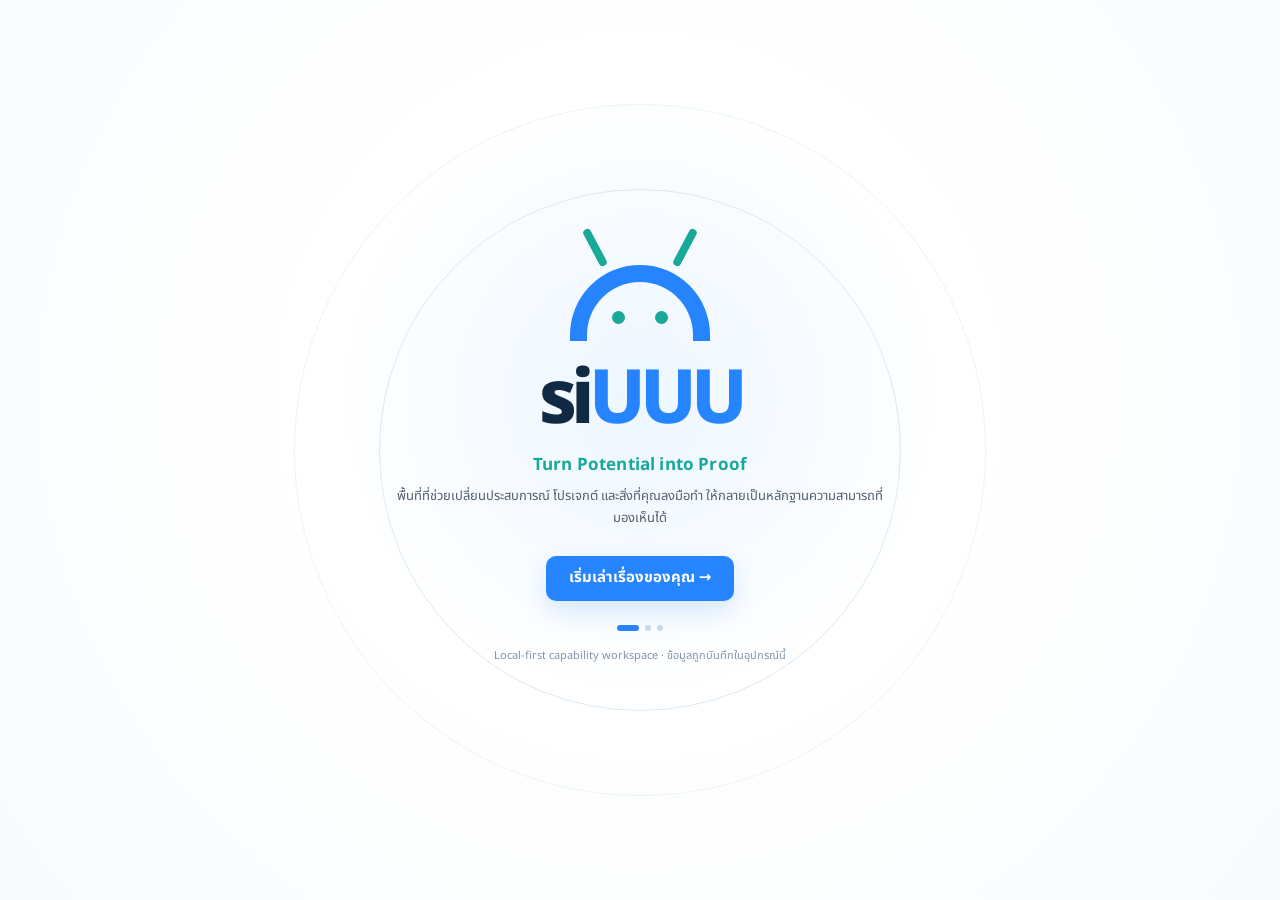
<file: index.html>
<!doctype html><html lang="th"><head><meta charset="utf-8"><meta name="viewport" content="width=device-width,initial-scale=1"><title>siUUU — Turn Potential into Proof</title><style>
@import url('https://fonts.googleapis.com/css2?family=Noto+Sans+Thai:wght@400;500;600;700;800&display=swap');:root{--navy:#102a43;--blue:#2684ff;--teal:#18a999;--amber:#f4b740;--bg:#f6f8fb;--slate:#52606d;--line:#d9e2ec;--white:#fff;--red:#d64545;--green:#2f9e62}*{box-sizing:border-box}body{margin:0;background:var(--bg);color:var(--navy);font-family:'Noto Sans Thai',system-ui,sans-serif}button,input,textarea,select{font:inherit}.app{display:grid;grid-template-columns:260px 1fr;min-height:100vh}.sidebar{background:var(--navy);color:white;padding:25px 17px;position:sticky;top:0;height:100vh;overflow:auto}.logo{font-size:28px;font-weight:800;letter-spacing:-1px}.logo span{color:#66b1ff}.subtitle{color:#bfd7ea;font-size:11px;margin-bottom:25px}.nav{display:grid;gap:4px}.nav button{display:flex;gap:11px;align-items:center;border:0;background:transparent;color:#c9d8e5;text-align:left;padding:10px 11px;border-radius:10px;cursor:pointer}.nav button:hover,.nav button.active{background:#1d4f70;color:white}.nav b{width:24px;font-size:11px;color:#83a7c1}.nav .done b{color:#6fe0c8}.side-status{border-top:1px solid #ffffff18;margin-top:20px;padding-top:17px;font-size:11px;color:#9fb3c8;line-height:1.8}.main{padding:25px 36px 70px;max-width:1400px;width:100%;margin:auto}.top{display:flex;align-items:center;justify-content:space-between;margin-bottom:22px}.eyebrow{font-size:11px;font-weight:800;color:var(--blue);letter-spacing:.09em;text-transform:uppercase}.demo,.badge{display:inline-flex;align-items:center;gap:6px;border:1px solid var(--line);background:white;padding:6px 10px;border-radius:99px;font-size:11px}.page{animation:fade .22s ease}@keyframes fade{from{opacity:.35;transform:translateY(4px)}}h1{font-size:32px;margin:4px 0 8px}h2{margin:0 0 9px}h3,h4{margin:0 0 8px}.lead{color:var(--slate);max-width:800px;line-height:1.65;margin-top:0}.hero{background:linear-gradient(125deg,#102a43,#175d7d);color:white;border-radius:20px;padding:42px;overflow:hidden;position:relative}.hero:after{content:'PROOF';position:absolute;font-size:135px;right:-8px;bottom:-55px;font-weight:800;color:#ffffff0b}.hero h1{font-size:43px;max-width:680px}.hero p{color:#d9eaf6;max-width:700px}.actions{display:flex;gap:9px;flex-wrap:wrap;margin-top:17px}.btn{border:0;border-radius:10px;padding:10px 16px;background:var(--blue);color:white;font-weight:700;cursor:pointer}.btn:hover{filter:brightness(.96);transform:translateY(-1px)}.btn.alt{background:white;color:var(--navy);border:1px solid var(--line)}.btn.teal{background:var(--teal)}.btn.warn{background:#a86f00}.btn.danger{background:#fff;color:var(--red);border:1px solid #f1caca}.btn.small{padding:7px 11px;font-size:12px}.btn:disabled{opacity:.45;cursor:not-allowed;transform:none}.grid{display:grid;grid-template-columns:repeat(3,1fr);gap:15px;margin-top:16px}.grid.two{grid-template-columns:repeat(2,1fr)}.card{background:white;border:1px solid #e4ebf1;border-radius:15px;padding:19px;box-shadow:0 5px 16px #102a4308}.muted{font-size:12px;color:var(--slate);line-height:1.65}.section{margin-top:24px}.rank{font-weight:800;font-size:12px}.potential{color:var(--green)}.bronze{color:#a06a42}.silver{color:#687986}.gold{color:#b97900}.diamond{color:#7256c8}.flow{display:flex;align-items:center;gap:6px;overflow:auto;padding:11px 0}.flow span{white-space:nowrap;padding:8px 10px;background:#eaf3ff;color:#175eaa;border-radius:8px;font-size:11px}.notice{border-left:4px solid var(--amber);background:#fff8e7;color:#6b5317;padding:13px 15px;border-radius:9px;font-size:12px;margin-top:15px}.notice.blue{border-color:var(--blue);background:#edf6ff;color:#174f7a}.notice.green{border-color:var(--teal);background:#eaf9f5;color:#12665c}.field{margin-top:14px}.field label{display:block;font-size:12px;font-weight:700;margin-bottom:6px}.field small{color:var(--slate)}textarea,input,select{width:100%;border:1px solid var(--line);background:#fbfcfe;border-radius:11px;padding:12px;color:var(--navy)}textarea{min-height:150px;resize:vertical}.loader{display:none;text-align:center;padding:25px}.spin{width:25px;height:25px;border:3px solid #deebf5;border-top-color:var(--blue);border-radius:50%;animation:spin .7s linear infinite;margin:auto}@keyframes spin{to{transform:rotate(360deg)}}.skill-card.selected{border-color:var(--blue);box-shadow:0 0 0 2px #2684ff20}.skill-card .why{min-height:58px}.progress-label{display:flex;justify-content:space-between;font-size:11px;color:var(--slate);margin-bottom:5px}.progress{height:8px;background:#dfe8ef;border-radius:9px;overflow:hidden}.progress i{display:block;height:100%;background:linear-gradient(90deg,var(--blue),var(--teal));transition:.3s}.challenge{background:linear-gradient(125deg,#102a43,#175c7e);color:#fff;border-radius:17px;padding:23px}.challenge p{color:#d9eaf6}.meta{display:flex;gap:7px;flex-wrap:wrap;margin-top:14px}.meta span{background:#ffffff13;border:1px solid #ffffff29;padding:6px 9px;border-radius:8px;font-size:11px}.workbench{display:grid;grid-template-columns:minmax(0,1.35fr) minmax(300px,.65fr);gap:15px;margin-top:15px}.chips{display:flex;gap:6px;flex-wrap:wrap;margin:10px 0}.chips button{border:1px solid #c9d8e5;background:#f8fbfe;color:#31546f;padding:6px 9px;border-radius:99px;font-size:11px;cursor:pointer}.event{display:none;background:#fff7df;border:1px solid #efd68a;padding:15px;border-radius:12px;margin-top:13px}.event.show{display:block}.checklist{display:grid;gap:9px;margin-top:12px}.check{display:flex;gap:8px;font-size:12px}.check i{font-style:normal;width:19px;height:19px;border-radius:50%;background:#e8eef3;color:#789;display:grid;place-items:center;flex:none;font-size:10px}.check.done i{background:#dcf6ef;color:#14796e}.score{font-size:27px;font-weight:800}.meter{height:7px;background:#e9eff5;border-radius:5px;overflow:hidden;margin:9px 0}.meter i{display:block;height:100%;background:var(--blue)}dl{display:grid;grid-template-columns:140px 1fr;gap:7px;margin:12px 0;font-size:12px}dt{color:var(--slate)}dd{margin:0;font-weight:600}.task{border-top:4px solid var(--teal)}.decision{font-weight:800;color:#167c70}.filters{display:flex;gap:7px;flex-wrap:wrap;margin:15px 0}.filters button{border:1px solid var(--line);background:white;padding:7px 11px;border-radius:99px;cursor:pointer}.filters button.active{background:var(--navy);color:white;border-color:var(--navy)}.consent{display:flex;gap:10px;align-items:flex-start;background:#eef9f6;padding:13px;border-radius:10px}.consent input{width:auto;margin-top:4px}.timeline{border-left:2px solid #c9d8e5;padding-left:17px}.timeline p{position:relative}.timeline p:before{content:'';position:absolute;width:9px;height:9px;border-radius:50%;background:var(--blue);left:-22px;top:5px}.modal,.toast-wrap{position:fixed;z-index:30}.modal{inset:0;background:#071b2f99;display:none;align-items:center;justify-content:center;padding:20px}.modal.open{display:flex}.dialog{background:white;width:min(670px,100%);max-height:86vh;overflow:auto;border-radius:16px;padding:22px}.toast-wrap{right:20px;bottom:20px;display:grid;gap:8px}.toast{background:var(--navy);color:white;border-radius:11px;padding:12px 15px;box-shadow:0 9px 24px #0003;font-size:12px}.empty{text-align:center;padding:40px;color:var(--slate)}.footer{margin-top:27px;color:var(--slate);font-size:10px}.split-head{display:flex;justify-content:space-between;align-items:flex-start;gap:15px}@media(max-width:920px){.app{grid-template-columns:1fr}.sidebar{position:relative;height:auto}.nav{display:flex;overflow:auto}.nav button{white-space:nowrap}.main{padding:20px}.grid,.grid.two,.workbench{grid-template-columns:1fr}.hero{padding:27px}.hero h1{font-size:34px}.split-head{flex-direction:column}dl{grid-template-columns:1fr;gap:2px}}
</style></head><body><div class="app"><aside class="sidebar"><div class="logo">si<span>UUU</span> ↗</div><div class="subtitle">Turn Potential into Proof</div><nav class="nav" id="nav"></nav><div class="side-status"><b>Core Loop Progress</b><br><span id="sideProgress">เริ่มต้น · ยังไม่มี Evidence</span><br><br>Evidence &gt; Credentials<br>ข้อมูลทั้งหมดเป็น Mock Data</div></aside><main class="main"><header class="top"><div><div class="eyebrow">Evidence-led talent platform</div><b id="pageName">ภาพรวม</b></div><span class="demo">● Demo mode</span></header><div id="view"></div><p class="footer">siUUU ช่วยประเมินความเหมาะสมและลดหรือควบคุมความเสี่ยงตามหลักฐานที่มี ไม่รับประกันผลสำเร็จและไม่กำจัดความเสี่ยงทั้งหมด</p></main></div><div class="modal" id="modal"><div class="dialog" id="dialog"></div></div><div class="toast-wrap" id="toasts"></div><script>
const P=[['overview','ภาพรวม'],['story','เล่าประสบการณ์'],['challenge','Micro Challenge'],['assessment','AI Assessment'],['rank','Rank Up'],['tasks','Micro-tasks'],['profile','Capability Profile'],['match','Opportunity Match'],['employer','Employer View'],['governance','Governance']];
const defaults={page:'overview',story:'',analyzed:false,skill:'Problem Solving',challengeStep:1,answer:'',revision:'',assessed:false,ranked:false,taskFilter:'ทั้งหมด',acceptedTask:'',consent:false,shared:false,saved:false,inviteStatus:'',appeal:false};let S={...defaults,...JSON.parse(localStorage.getItem('siuuuState')||'{}')};
const V=document.getElementById('view');const nav=document.getElementById('nav');P.forEach(([id,n],i)=>{let b=document.createElement('button');b.dataset.id=id;b.onclick=()=>go(id);b.innerHTML=`<b>${String(i+1).padStart(2,'0')}</b><span>${n}</span>`;nav.appendChild(b)});
function save(){localStorage.setItem('siuuuState',JSON.stringify(S));updateChrome()}function completeIndex(){if(S.shared)return 9;if(S.acceptedTask)return 6;if(S.ranked)return 5;if(S.assessed)return 4;if(S.challengeStep>1)return 3;if(S.analyzed)return 2;if(S.story)return 1;return 0}function updateChrome(){let done=completeIndex(),pageEntry=P.find(x=>x[0]===S.page);document.querySelectorAll('.nav button').forEach((b,i)=>{b.classList.toggle('active',b.dataset.id===S.page);b.classList.toggle('done',i<=done)});document.getElementById('pageName').textContent=pageEntry?pageEntry[1]:(S.page==='workspace'?'พื้นที่ทำงาน':'siUUU');document.getElementById('sideProgress').textContent=done?`ผ่านแล้ว ${done} ขั้น · ${S.ranked?'Bronze Evidence':'กำลังสร้าง Evidence'}`:'เริ่มต้น · ยังไม่มี Evidence'}function go(p){S.page=p;save();render();scrollTo({top:0,behavior:'smooth'})}function toast(t){let e=document.createElement('div');e.className='toast';e.textContent=t;document.getElementById('toasts').appendChild(e);setTimeout(()=>e.remove(),2600)}function modal(html){document.getElementById('dialog').innerHTML=html+`<div class="actions"><button class="btn alt" onclick="closeModal()">ปิด</button></div>`;document.getElementById('modal').classList.add('open')}function closeModal(){document.getElementById('modal').classList.remove('open')}
function render(){updateChrome();({overview,story,challenge,assessment,rank,tasks,profile,match,employer,governance}[S.page]||overview)()}
function overview(){V.innerHTML=`<section class="hero"><span class="badge" style="background:#ffffff14;border-color:#ffffff2b;color:white">สำหรับนักศึกษาจบใหม่ × นายจ้าง</span><h1>เปลี่ยนศักยภาพ ให้กลายเป็นหลักฐาน</h1><p>From overlooked potential → to visible proof → to real opportunity เราไม่ได้จับคู่ Resume กับงาน แต่จับคู่หลักฐานกับโอกาส</p><div class="actions"><button class="btn" onclick="go('story')">เริ่ม Core Loop →</button><button class="btn alt" onclick="go('employer')">ดูมุมมอง HR</button></div></section><section class="section"><h2>ปัญหาสองด้าน โครงสร้างเดียวกัน</h2><div class="grid two"><div class="card"><div class="eyebrow">Job Seeker</div><h3>“ฉันรู้ว่าฉันทำได้”</h3><p class="muted">แต่ Degree, Major และ Resume ไม่สะท้อนทักษะจากโปรเจกต์ กิจกรรม หรืองานพิเศษ</p></div><div class="card"><div class="eyebrow">Employer</div><h3>“ใครทำได้จริง?”</h3><p class="muted">Resume บอกว่าเคยทำอะไร แต่ไม่ได้แสดงคุณภาพของการลงมือทำและความเสี่ยงของงานนั้น</p></div></div></section><section class="section"><h2>Core Loop</h2><div class="flow"><span>เล่าประสบการณ์</span>→<span>ค้นพบทักษะ</span>→<span>พิสูจน์ผ่านโจทย์</span>→<span>ประเมิน Evidence</span>→<span>Rank Up</span>→<span>จับคู่โอกาส</span></div></section><section class="section"><h2>Evidence Rank</h2><div class="grid"><div class="card"><div class="rank potential">🌱 Potential</div><b>Discovering Potential</b><p class="muted">หลักฐานยังไม่พอ ไม่ได้หมายถึงความสามารถต่ำ</p></div><div class="card"><div class="rank bronze">🥉 Bronze</div><b>Building Evidence</b><p class="muted">เริ่มมีหลักฐานจากการลงมือทำ</p></div><div class="card"><div class="rank silver">🥈 Silver</div><b>Repeatedly Observed</b><p class="muted">ถูกสังเกตซ้ำในหลายสถานการณ์</p></div><div class="card"><div class="rank gold">🥇 Gold ✓</div><b>Verified Capability</b><p class="muted">งานจริง + ผู้ตรวจอิสระ + นายจ้าง</p></div><div class="card"><div class="rank diamond">💎 Diamond ✓</div><b>Expert Verified</b><p class="muted">หลายงานจริง หลายบริบท และสม่ำเสมอสูง</p></div></div><div class="notice">Rank ดูคุณภาพ ความยาก ความหลากหลาย ความสม่ำเสมอ และการยืนยันจากหลายแหล่ง ไม่ได้ดูจำนวนงานเพียงอย่างเดียว</div></section>`}
function story(){V.innerHTML=`<div class="split-head"><div><div class="eyebrow">STEP 1 · Discover</div><h1>เล่าเรื่องของคุณ</h1><p class="lead">ไม่ต้องเขียนเหมือน Resume เล่าว่าคุณรับผิดชอบอะไร เจอปัญหาอะไร ตัดสินใจอย่างไร และลงมือทำอะไรจริง</p></div><span class="badge">ร่างถูกบันทึกในเครื่อง</span></div><div class="card"><div class="field"><label>ประสบการณ์ที่อยากให้ AI ช่วยมองหา Potential Skills</label><textarea id="storyInput" oninput="S.story=this.value;save()" placeholder="เช่น โปรเจกต์มหาวิทยาลัย งานกลุ่ม กิจกรรม หรืองานพิเศษ…">${esc(S.story||'ในโปรเจกต์วิจัยผู้บริโภคของมหาวิทยาลัย ฉันรับหน้าที่รวบรวมแบบสอบถาม 320 ชุด แต่พบว่าข้อมูลบางส่วนไม่ครบ จึงแบ่งข้อมูลที่ใช้ได้ก่อน ประสานเพื่อนในทีม และทำสรุปเบื้องต้นให้หัวหน้ากลุ่มเพื่อไม่ให้กำหนดการล่าช้า')}</textarea></div><div class="actions"><button class="btn" onclick="analyzeStory()">✦ ให้ AI วิเคราะห์ประสบการณ์</button><button class="btn alt" onclick="S.story='';save();story()">เริ่มใหม่</button></div><div class="loader" id="loader"><div class="spin"></div><p class="muted">กำลังแยกบทบาท การตัดสินใจ และพฤติกรรมที่สังเกตได้…</p></div></div>${S.analyzed?skillsHTML():''}`}
function analyzeStory(){let el=document.getElementById('storyInput');if(el.value.trim().length<40){toast('เล่ารายละเอียดอีกเล็กน้อยเพื่อให้วิเคราะห์ได้');el.focus();return}S.story=el.value;document.getElementById('loader').style.display='block';setTimeout(()=>{S.analyzed=true;save();story();setTimeout(()=>document.getElementById('skills')?.scrollIntoView({behavior:'smooth'}),60)},850)}function skillsHTML(){return `<section id="skills" class="section"><div class="split-head"><div><h2>Potential Skills ที่ค้นพบ</h2><p class="muted">นี่คือสัญญาณเบื้องต้น ยังไม่ใช่ Verified Skill</p></div><span class="badge">พบ 3 ทักษะ</span></div><div class="grid">${[['Communication','ประสานทีมและสื่อสารข้อจำกัดของข้อมูล'],['Problem Solving','แยกส่วนที่ใช้ได้และวางแผนลดผลกระทบ'],['Data Analysis','จัดการชุดข้อมูลและสร้างสรุปเบื้องต้น']].map(([n,w])=>`<div class="card skill-card ${S.skill===n?'selected':''}"><div class="rank potential">🌱 Potential</div><h3>${n}</h3><p class="muted why">${w}</p><button class="btn small" onclick="S.skill='${n}';save();go('challenge')">Prove This Skill →</button></div>`).join('')}</div></section>`}
function challenge(){let s=S.challengeStep;V.innerHTML=`<div class="split-head"><div><div class="eyebrow">STEP 2 · Prove</div><h1>Adaptive Micro Challenge</h1></div><div style="min-width:270px"><div class="progress-label"><span>ขั้นที่ ${s} จาก 3</span><b>${s===1?'วางแผน':s===2?'ปรับตัว':'พร้อมประเมิน'}</b></div><div class="progress"><i style="width:${s*33.34}%"></i></div></div></div><section class="challenge"><div class="eyebrow" style="color:#8de0d5">● สถานการณ์กำลังดำเนินอยู่</div><h2>ข้อมูลไม่ครบ แต่คำตอบต้องพร้อม</h2><p>คุณต้องสรุปผลแบบสอบถามให้ทีมภายในวันพรุ่งนี้ แต่ข้อมูลหนึ่งส่วนหายไป และหัวหน้าขอข้อเสนอเบื้องต้นภายในสองชั่วโมง</p><div class="meta"><span>🎯 ${S.skill}</span><span>⏱ 2 ชั่วโมง</span><span>📊 ข้อมูลขาด 23%</span><span>⚖️ ความเสี่ยงต่ำ</span></div></section><div class="workbench"><div class="card"><h3>1. คุณจะจัดการอย่างไร?</h3><p class="muted">อธิบายลำดับการตัดสินใจ สิ่งที่ต้องถามเพิ่ม สมมติฐาน และข้อความถึงหัวหน้า</p><div class="chips"><button onclick="addText('ข้อมูลที่ต้องขอเพิ่ม: ')">+ ข้อมูลที่ต้องถาม</button><button onclick="addText('สมมติฐานที่ใช้: ')">+ Assumption</button><button onclick="addText('ทางเลือกที่พิจารณา: ')">+ ทางเลือก</button><button onclick="addText('ข้อความถึงหัวหน้า: ')">+ ร่างข้อความ</button></div><textarea id="answer" oninput="S.answer=this.value;save()" placeholder="เขียนวิธีคิดและสิ่งที่จะลงมือทำ…">${esc(S.answer)}</textarea><div class="actions"><button class="btn" ${s>1?'disabled':''} onclick="submitDecision()">${s>1?'ส่งขั้นแรกแล้ว ✓':'ส่งการตัดสินใจ →'}</button><button class="btn alt" onclick="S.answer='';S.challengeStep=1;S.revision='';save();challenge()">เริ่มคำตอบใหม่</button></div><div class="event ${s>1?'show':''}"><div class="eyebrow" style="color:#9a6a00">ADAPTIVE EVENT</div><h3>⚡ Requirement เปลี่ยนกะทันหัน</h3><p class="muted">หัวหน้าขอให้เหลือข้อเสนอเดียว ลดเวลาเหลือ 45 นาที และเพื่อนร่วมทีมยังไม่ส่งไฟล์ คุณจะปรับแผนอย่างไร?</p><textarea id="revision" oninput="S.revision=this.value;save()" placeholder="อธิบายสิ่งที่เปลี่ยน และร่างข้อความสั้นถึงหัวหน้า…">${esc(S.revision)}</textarea><button class="btn teal" onclick="finishChallenge()">ส่งคำตอบสุดท้ายและประเมินผล →</button></div></div><aside><div class="card"><h3>สิ่งที่ต้องส่ง</h3><div class="checklist"><div class="check ${S.answer?'done':''}"><i>${S.answer?'✓':'1'}</i><span>แผนจัดการข้อมูลที่หายไป</span></div><div class="check ${S.answer.includes('สมมติฐาน')?'done':''}"><i>${S.answer.includes('สมมติฐาน')?'✓':'2'}</i><span>Assumption และข้อจำกัด</span></div><div class="check ${S.answer.includes('หัวหน้า')?'done':''}"><i>${S.answer.includes('หัวหน้า')?'✓':'3'}</i><span>ข้อความถึงหัวหน้า</span></div><div class="check ${S.revision?'done':''}"><i>${S.revision?'✓':'4'}</i><span>ปรับแผนเมื่อเงื่อนไขเปลี่ยน</span></div></div></div><div class="notice blue">ระบบเก็บลำดับการตัดสินใจ Revision history และความสอดคล้องของคำตอบ ไม่ใช้ AI Detector เพียงตัวเดียวตัดสิน</div></aside></div>`}
function addText(t){let a=document.getElementById('answer');a.value+=(a.value?'\n':'')+t;S.answer=a.value;save();a.focus()}function submitDecision(){if(S.answer.trim().length<60){toast('อธิบายวิธีคิดอย่างน้อย 60 ตัวอักษรก่อนส่ง');return}S.challengeStep=2;save();challenge();setTimeout(()=>document.getElementById('revision')?.focus(),50)}function finishChallenge(){let r=document.getElementById('revision');S.revision=r.value;if(S.revision.trim().length<40){toast('อธิบายการปรับแผนอีกเล็กน้อย');r.focus();return}S.challengeStep=3;S.assessed=true;save();toast('บันทึก Behavioral Evidence แล้ว');setTimeout(()=>go('assessment'),450)}
function assessment(){if(!S.assessed){V.innerHTML=locked('ยังไม่มีผลประเมิน','ทำ Micro Challenge ให้ครบก่อน เพื่อให้คะแนนอ้างอิงจากพฤติกรรมที่เกิดขึ้นจริง','challenge');return}V.innerHTML=`<div class="split-head"><div><div class="eyebrow">STEP 3 · Observe</div><h1>AI Soft Skill Assessment</h1><p class="lead">ประเมินพฤติกรรมที่สังเกตได้ ไม่สรุปนิสัยหรือบุคลิกโดยรวม</p></div><span class="badge">Simulation #SIM-2481</span></div><div class="notice">Simulation Observed จากหนึ่งสถานการณ์ · Confidence: ต่ำ · ยังไม่ใช่ Verified Capability</div><div class="grid two"><div class="card"><div class="eyebrow">Standard Rubric 1–5</div><h3>Communication <span class="score">3/5</span></h3><div class="meter"><i style="width:60%"></i></div><p class="muted"><b>Behavioral Evidence</b><br>• แจ้งว่าข้อมูลยังไม่ครบ<br>• สรุปสิ่งที่ทำได้ตามเวลา<br>• ขอข้อมูลเพิ่มก่อน Final Report</p><dl><dt>Evidence count</dt><dd>3 observations</dd><dt>Confidence</dt><dd>Low</dd><dt>Source</dt><dd>คำตอบ + Revision</dd></dl></div><div class="card"><div class="eyebrow">Standard Rubric 1–5</div><h3>Problem Solving <span class="score">4/5</span></h3><div class="meter"><i style="width:80%;background:var(--teal)"></i></div><p class="muted"><b>Behavioral Evidence</b><br>• แยกข้อมูลใช้ได้จากข้อมูลที่ขาด<br>• เสนอแผนระยะสั้นและถัดไป<br>• ปรับแผนเมื่อเวลาเปลี่ยน</p><dl><dt>Evidence count</dt><dd>4 observations</dd><dt>Confidence</dt><dd>Low</dd><dt>Source</dt><dd>คำตอบ + Adaptive Event</dd></dl></div></div><div class="card section"><h3>ขอบเขตและข้อจำกัด</h3><p class="muted">ยังยืนยันไม่ได้: ความสม่ำเสมอในงานจริง การทำงานกับหลาย Stakeholder และคุณภาพภายใต้ผลกระทบสูง AI สรุป Evidence และให้คะแนนเบื้องต้น แต่ไม่ใช่ผู้รับรองเพียงรายเดียว</p><div class="actions"><button class="btn" onclick="S.ranked=true;save();go('rank')">บันทึกผลและดู Rank Up →</button><button class="btn alt" onclick="evidenceModal()">ดู Evidence Trace</button></div></div>`}
function evidenceModal(){modal(`<h2>Evidence Trace</h2><p class="muted">Audit #SIM-2481 · ทุกการแก้ไขมี Revision history</p><div class="timeline"><p><b>Situation opened</b><br><span class="muted">ข้อมูลขาด 23% · Deadline 2 ชั่วโมง</span></p><p><b>Candidate response</b><br><span class="muted">${esc(S.answer).slice(0,170)}…</span></p><p><b>Adaptive event</b><br><span class="muted">Deadline เหลือ 45 นาที · เพื่อนร่วมทีมส่งงานช้า</span></p><p><b>Revision</b><br><span class="muted">${esc(S.revision).slice(0,170)}…</span></p></div>`)}
function rank(){if(!S.ranked){V.innerHTML=locked('Rank ยังไม่เปลี่ยน','ยืนยันผล Assessment ก่อนเพื่อสร้าง Evidence record','assessment');return}V.innerHTML=`<div class="eyebrow">STEP 4 · Build Evidence</div><h1>Evidence unlocked</h1><section class="hero" style="background:linear-gradient(125deg,#163b5c,#136f65);padding:34px"><div class="eyebrow" style="color:#8de0d5">${S.skill}</div><h1>🌱 Potential → 🥉 Bronze</h1><p>เริ่มมีหลักฐานจากการลงมือทำใน Simulation แต่ยังไม่ใช่ Verified Capability</p></section><div class="grid"><div class="card"><b>Evidence</b><div>1 Simulation</div></div><div class="card"><b>Confidence</b><div>Low</div></div><div class="card"><b>Integrity</b><div>✓ No anomaly</div></div></div><div class="notice blue">Bronze คือจุดเริ่มต้น ต้องมีหลายสถานการณ์และ Micro-task จริงเพื่อขึ้น Silver; Gold คือจุดเริ่มต้นของ Verified Capability</div><div class="actions"><button class="btn" onclick="go('tasks')">หา Evidence Opportunity ต่อ →</button><button class="btn alt" onclick="go('profile')">ดู Capability Profile</button></div>`}
const taskData=[{id:'practice',type:'Practice',title:'สรุป Insight จาก Feedback',company:'siUUU Lab',fit:'High',risk:'Low',decision:'Recommend',meta:'90 นาที · AI Feedback'},{id:'micro',type:'Employer Micro-task',title:'จัดทำ FAQ จากคำถามลูกค้า',company:'CloudCraft SME',fit:'Medium',risk:'Low',decision:'Recommend + Reviewer',meta:'2 วัน · Reviewer available'},{id:'real',type:'Real Employer Mission',title:'วิเคราะห์ Churn Dashboard',company:'Nova Retail',fit:'Low',risk:'Medium',decision:'Mentor Required',meta:'5 วัน · Mentor required'}];
function tasks(){let list=S.taskFilter==='ทั้งหมด'?taskData:taskData.filter(x=>x.type===S.taskFilter);V.innerHTML=`<div class="split-head"><div><div class="eyebrow">STEP 5 · Grow</div><h1>Evidence Opportunities</h1><p class="lead">เลือกงานที่เหมาะกับหลักฐานปัจจุบัน โดยแยก Completion Fit ออกจาก Business Risk</p></div>${S.acceptedTask?`<span class="badge">รับภารกิจแล้ว ✓</span>`:''}</div><div class="filters">${['ทั้งหมด','Practice','Employer Micro-task','Real Employer Mission'].map(f=>`<button class="${S.taskFilter===f?'active':''}" onclick="S.taskFilter='${f}';save();tasks()">${f}</button>`).join('')}</div><div class="grid">${list.map(t=>`<div class="card task"><span class="badge">${t.type}</span><h3 style="margin-top:12px">${t.title}</h3><p class="muted">${t.company} · ${t.meta}</p><dl><dt>Required skills</dt><dd>${S.skill}, Communication</dd><dt>Completion Fit</dt><dd>${t.fit}</dd><dt>Business Risk</dt><dd>${t.risk}</dd><dt>Decision</dt><dd class="decision">${t.decision}</dd></dl><button class="btn small ${S.acceptedTask===t.id?'teal':''}" onclick="acceptTask('${t.id}')">${S.acceptedTask===t.id?'รับภารกิจแล้ว ✓':'ดูรายละเอียดและรับภารกิจ'}</button></div>`).join('')}</div><div class="notice">ใช้ High / Medium / Low พร้อมเหตุผล ไม่แสดงเปอร์เซ็นต์ความสำเร็จที่แม่นยำเกินหลักฐาน</div>`}function acceptTask(id){let t=taskData.find(x=>x.id===id);modal(`<div class="eyebrow">${t.type}</div><h2>${t.title}</h2><p class="muted">${t.company}</p><dl><dt>Deliverable</dt><dd>${id==='practice'?'One-page summary':id==='micro'?'FAQ 8 ข้อ':'Action memo'}</dd><dt>Deadline & support</dt><dd>${t.meta}</dd><dt>Completion Fit</dt><dd>${t.fit} — ประเมินจาก Skill Gap และ Evidence Confidence</dd><dt>Business Risk</dt><dd>${t.risk} — ประเมินผลกระทบและการ Review ก่อนใช้งานจริง</dd></dl><button class="btn" onclick="S.acceptedTask='${id}';save();closeModal();tasks();toast('เพิ่มภารกิจในแผนสร้าง Evidence แล้ว')">รับภารกิจนี้</button>`)}
function profile(){V.innerHTML=`<div class="split-head"><div><h1>Verified Capability Profile</h1><p class="lead">แยกสิ่งที่บอกเอง สัญญาณเบื้องต้น Evidence ที่กำลังสร้าง และ Capability ที่ผ่านการยืนยัน</p></div><button class="btn alt" onclick="evidenceModal()">ดู Audit Trail</button></div><div class="flow"><span>Self-declared</span>→<span>Potential</span>→<span>Simulation Observed</span>→<span>Repeatedly Observed</span>→<span>Work Observed</span>→<span>Gold Verified</span></div><div class="grid"><div class="card"><div class="rank ${S.ranked?'bronze':'potential'}">${S.ranked?'🥉 Bronze · Building Evidence':'🌱 Potential'}</div><h3>${S.skill}</h3><dl><dt>Status</dt><dd>${S.ranked?'Simulation Observed':'Potential'}</dd><dt>Evidence</dt><dd>${S.ranked?'1 Simulation':'0'}</dd><dt>Confidence</dt><dd>${S.ranked?'Low':'Not available'}</dd><dt>Real work</dt><dd>${S.acceptedTask?'Mission selected':'0'}</dd><dt>Verifier</dt><dd>—</dd></dl><button class="btn alt small" ${!S.ranked?'disabled':''} onclick="evidenceModal()">ดูหลักฐาน</button></div><div class="card"><div class="rank silver">🥈 Silver · Sample</div><h3>Collaboration</h3><dl><dt>Status</dt><dd>Repeatedly Observed</dd><dt>Evidence</dt><dd>3 Simulation · 1 Real work</dd><dt>Confidence</dt><dd>Medium</dd><dt>Peer evidence</dt><dd>2 confirmations</dd></dl><button class="btn alt small" onclick="toast('เปิดตัวอย่าง Evidence ของ Collaboration')">ดูหลักฐาน</button></div><div class="card"><div class="rank gold">🥇 Gold ✓ · Sample</div><h3>Data Analysis</h3><dl><dt>Status</dt><dd>Gold Verified</dd><dt>Evidence</dt><dd>2 Simulation · 4 Real work</dd><dt>Confidence</dt><dd>High</dd><dt>Verifier</dt><dd>Independent ✓</dd><dt>Employer</dt><dd>Confirmed ✓</dd></dl><button class="btn alt small" onclick="toast('เปิดตัวอย่างหลักฐานงานจริง')">ดูหลักฐาน</button></div></div>`}
function match(){V.innerHTML=`<div class="split-head"><div><div class="eyebrow">STEP 6 · Match</div><h1>Opportunity Match</h1></div><span class="badge">จับคู่จาก Skill Evidence</span></div><div class="notice blue">ไม่ได้จับคู่จากชื่อสาขา Degree หรือ Resume Keywords เพียงอย่างเดียว</div><div class="grid two"><div class="card"><div class="eyebrow">Nova Retail</div><h2>Customer Insight Associate</h2><p class="muted"><b>Hidden Demand:</b> เปลี่ยนเสียงลูกค้าที่กระจัดกระจายให้เป็นข้อเสนอที่ทีมตัดสินใจต่อได้</p><dl><dt>Matched Evidence</dt><dd>${S.skill} · ${S.ranked?'Bronze':'Potential'}</dd><dt>Skill Gap</dt><dd>Retail domain knowledge</dd><dt>Completion Fit</dt><dd>Medium — ต้องมี Reviewer</dd><dt>Business Risk</dt><dd>Low — ตรวจได้ก่อนใช้งาน</dd><dt>Decision</dt><dd class="decision">Trial Opportunity</dd></dl><div class="consent"><input type="checkbox" id="consent" ${S.consent?'checked':''} onchange="S.consent=this.checked;save()"><label><b>ยินยอมให้ส่ง Evidence ชุดนี้</b><br><span class="muted">Simulation #SIM-2481, Rubric และ Known limitations</span></label></div><button class="btn" style="margin-top:12px" onclick="share()">ส่งหลักฐานให้บริษัท →</button></div><div class="card"><h3>เหตุผลที่ AI แนะนำ</h3><p class="muted">มี Evidence การแยกข้อมูลไม่สมบูรณ์ สื่อสาร Assumption และปรับแผนเมื่อ Deadline เปลี่ยน งานนี้มี Reviewer ก่อนนำผลไปใช้งานจริงจึงควบคุมความเสี่ยงได้</p><h3>Evidence ที่จะเปิดเผย</h3><p class="muted">✓ Behavioral Evidence<br>✓ Standard Rubric<br>✓ Revision history<br>✓ Integrity status<br>✓ ข้อจำกัดที่ยังยืนยันไม่ได้</p>${S.shared?'<div class="notice green">ส่ง Evidence package แล้ว · Employer เปิดดูได้</div>':''}</div></div>`}function share(){if(!S.consent){toast('กรุณาให้ Consent ก่อนเปิดเผย Evidence');return}S.shared=true;save();match();toast('ส่ง Evidence package ให้ Nova Retail แล้ว')}
function employer(){V.innerHTML=`<div class="split-head"><div><div class="eyebrow">EMPLOYER EVIDENCE VIEW</div><h1>กานต์พิชชา วัฒนกิจ</h1><p class="lead">Candidate #S-1048 · ${S.shared?'แชร์โดยได้รับ Consent':'Preview — ยังไม่ได้รับ Consent'}</p></div><div class="rank ${S.ranked?'bronze':'potential'}">${S.ranked?'🥉 Bronze':'🌱 Potential'} · ${S.skill}</div></div>${!S.shared?'<div class="notice">มุมมองนี้เป็น Preview บริษัทจะเห็น Evidence จริงเมื่อผู้สมัครให้ Consent เท่านั้น</div>':''}<div class="grid two"><div class="card"><h3>Capability snapshot</h3><dl><dt>Verification</dt><dd>${S.ranked?'Simulation Observed':'Potential only'}</dd><dt>Evidence count</dt><dd>${S.assessed?'1 Simulation':'0'}</dd><dt>Confidence</dt><dd>${S.assessed?'Low':'Not available'}</dd><dt>Integrity</dt><dd>${S.assessed?'No anomaly':'—'}</dd><dt>Trusted Verifier</dt><dd>Not yet</dd><dt>Audit</dt><dd>${S.assessed?'#SIM-2481':'—'}</dd></dl><button class="btn alt small" ${!S.assessed?'disabled':''} onclick="evidenceModal()">ดู Evidence</button></div><div class="card"><h3>Fit สำหรับ Trial Opportunity</h3><div class="grid two"><div><div class="eyebrow">Completion Fit</div><div class="score" style="color:var(--teal)">Medium</div><p class="muted">มีสัญญาณตรง แต่ Evidence ยังมาจาก Simulation เดียว</p></div><div><div class="eyebrow">Business Risk</div><div class="score" style="color:#a86f00">Low</div><p class="muted">Reviewer ตรวจงานก่อนใช้จริง</p></div></div><h4>ข้อจำกัด</h4><p class="muted">ยังไม่มีหลักฐานความสม่ำเสมอและงานจริงในบริบท Retail</p></div></div><div class="actions"><button class="btn" onclick="employerAction('เชิญพูดคุย')">เชิญพูดคุย</button><button class="btn teal" onclick="employerAction('เสนอ Trial Opportunity')">เสนอ Trial Opportunity</button><button class="btn alt" onclick="S.saved=!S.saved;save();employer();toast(S.saved?'บันทึกผู้สมัครแล้ว':'นำออกจากรายการบันทึกแล้ว')">${S.saved?'บันทึกแล้ว ✓':'บันทึกไว้'}</button><button class="btn danger" onclick="employerAction('ไม่ตรงความต้องการ')">ไม่ตรงความต้องการ</button></div>${S.inviteStatus?`<div class="notice green">สถานะล่าสุด: ${S.inviteStatus}</div>`:''}<section class="section"><h2>No Single Point of Trust</h2><div class="grid"><div class="card"><b>AI Evidence Summary</b><p class="muted">สกัดและชี้หลักฐาน แต่ไม่รับรองคนเพียงลำพัง</p></div><div class="card"><b>Independent Trusted Verifier</b><p class="muted">ผู้เชี่ยวชาญที่ผ่านการคัดเลือกและปรับมาตรฐาน</p></div><div class="card"><b>Employer + Peer</b><p class="muted">ยืนยันคุณภาพงานจริง และใช้ Peer เฉพาะงานกลุ่ม</p></div></div></section>`}function employerAction(x){S.inviteStatus=x;save();employer();toast('อัปเดตสถานะ: '+x)}
function governance(){V.innerHTML=`<div class="split-head"><div><h1>Governance & Human Review</h1><p class="lead">ระดับการตรวจเพิ่มตามผลกระทบของการตัดสินใจ และผู้ใช้มีสิทธิ์ดูหลักฐาน ขอทบทวน และอุทธรณ์</p></div><span class="badge">Audit enabled</span></div><div class="grid two"><div class="card"><h3>Risk-based Review</h3><dl><dt>Practice</dt><dd>AI Feedback เท่านั้น</dd><dt>Bronze</dt><dd>AI + Integrity Check</dd><dt>Silver</dt><dd>หลาย Simulation + สุ่มผู้ตรวจ</dd><dt>Gold</dt><dd>งานจริง + Verifier + Employer</dd><dt>Diamond</dt><dd>หลายงาน หลายบริบท หลายแหล่ง</dd><dt>Anomaly / Appeal</dt><dd>ผู้เชี่ยวชาญคนที่สอง</dd></dl></div><div class="card"><h3>สิทธิ์ของผู้ใช้</h3><p class="muted">✓ ดู Evidence ที่ใช้ให้คะแนน<br>✓ ดู Revision และ Audit Trail<br>✓ ควบคุม Consent การเปิดเผย<br>✓ ขอผู้เชี่ยวชาญคนที่สองตรวจซ้ำ</p><button class="btn alt" onclick="appeal()">${S.appeal?'ส่งคำขอทบทวนแล้ว ✓':'ขอทบทวนผลประเมิน'}</button></div></div><div class="notice">เมื่อพบความผิดปกติ ระบบจะแสดงว่า “พบรูปแบบที่ต้องตรวจเพิ่มเติม ผลนี้ยังไม่ถูกใช้ในการรับรองจนกว่าจะผ่านการทบทวน” และจะไม่กล่าวหาว่าผู้ใช้โกงโดยไม่มี Human Review</div><div class="card section"><h3>ควบคุมข้อมูลเดโม</h3><p class="muted">ล้างสถานะทั้งหมดเพื่อเริ่ม Core Loop ใหม่ตั้งแต่หน้าแรก</p><button class="btn danger" onclick="resetDemo()">ล้างข้อมูลเดโม</button></div>`}function appeal(){S.appeal=true;save();governance();toast('ส่งคำขอทบทวนให้ผู้เชี่ยวชาญคนที่สองแล้ว')}function resetDemo(){if(confirm('ล้างคำตอบ Evidence และสถานะทั้งหมดของเดโมนี้?')){S={...defaults};save();go('overview');toast('เริ่มเดโมใหม่แล้ว')}}function locked(t,d,p){return `<div class="card empty"><h2>${t}</h2><p>${d}</p><button class="btn" onclick="go('${p}')">ไปยังขั้นก่อนหน้า →</button></div>`}function esc(x=''){return String(x).replace(/[&<>"']/g,c=>({'&':'&amp;','<':'&lt;','>':'&gt;','"':'&quot;',"'":'&#39;'}[c]))}document.getElementById('modal').onclick=e=>{if(e.target.id==='modal')closeModal()};render();
</script><link rel="stylesheet" href="siuuu-enhancements.css"><link rel="stylesheet" href="siuuu-real.css"><link rel="stylesheet" href="siuuu-priority.css"><link rel="stylesheet" href="siuuu-workspace.css"><link rel="stylesheet" href="siuuu-product.css"><link rel="stylesheet" href="siuuu-hard-skill.css"><link rel="stylesheet" href="siuuu-platform.css"><script src="siuuu-enhancements.js"></script><script src="siuuu-real.js"></script><script src="siuuu-priority.js"></script><script src="siuuu-platform-bootstrap.js"></script><script src="siuuu-workspace.js"></script><script src="siuuu-product.js"></script><script src="siuuu-hard-skill.js"></script><script src="siuuu-platform.js"></script></body></html>
</file>
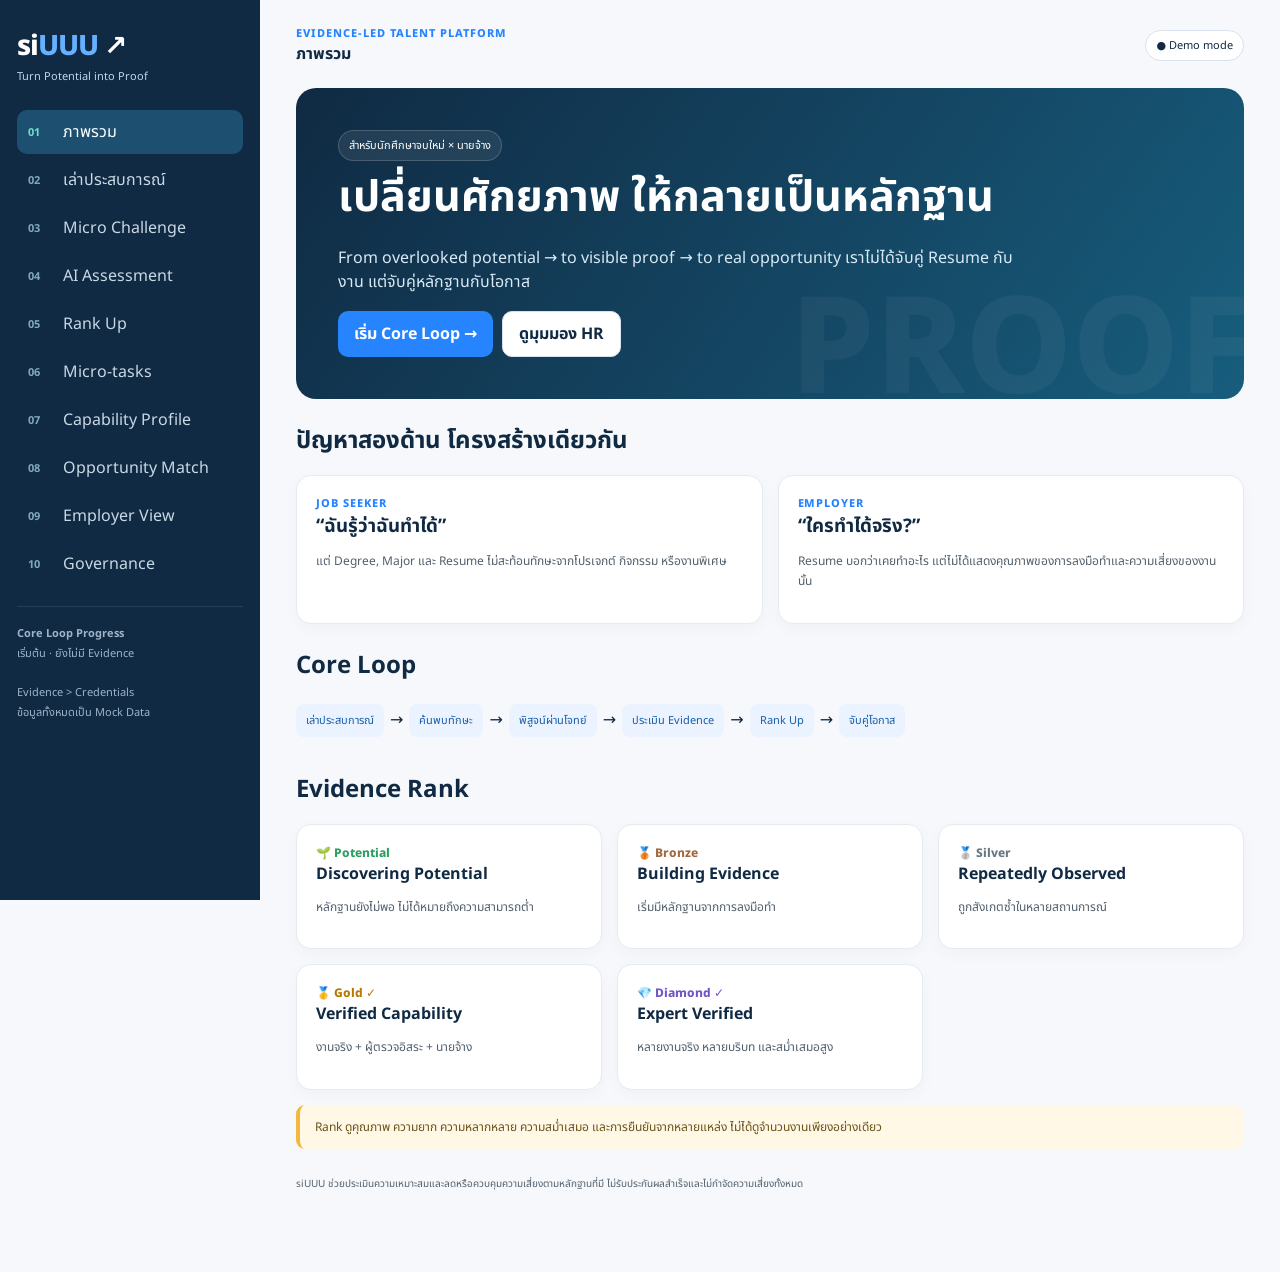
<file: siuuu-app-backup-before-job-details.html>
<!doctype html><html lang="th"><head><meta charset="utf-8"><meta name="viewport" content="width=device-width,initial-scale=1"><title>siUUU — Turn Potential into Proof</title><style>
@import url('https://fonts.googleapis.com/css2?family=Noto+Sans+Thai:wght@400;500;600;700;800&display=swap');:root{--navy:#102a43;--blue:#2684ff;--teal:#18a999;--amber:#f4b740;--bg:#f6f8fb;--slate:#52606d;--line:#d9e2ec;--white:#fff;--red:#d64545;--green:#2f9e62}*{box-sizing:border-box}body{margin:0;background:var(--bg);color:var(--navy);font-family:'Noto Sans Thai',system-ui,sans-serif}button,input,textarea,select{font:inherit}.app{display:grid;grid-template-columns:260px 1fr;min-height:100vh}.sidebar{background:var(--navy);color:white;padding:25px 17px;position:sticky;top:0;height:100vh;overflow:auto}.logo{font-size:28px;font-weight:800;letter-spacing:-1px}.logo span{color:#66b1ff}.subtitle{color:#bfd7ea;font-size:11px;margin-bottom:25px}.nav{display:grid;gap:4px}.nav button{display:flex;gap:11px;align-items:center;border:0;background:transparent;color:#c9d8e5;text-align:left;padding:10px 11px;border-radius:10px;cursor:pointer}.nav button:hover,.nav button.active{background:#1d4f70;color:white}.nav b{width:24px;font-size:11px;color:#83a7c1}.nav .done b{color:#6fe0c8}.side-status{border-top:1px solid #ffffff18;margin-top:20px;padding-top:17px;font-size:11px;color:#9fb3c8;line-height:1.8}.main{padding:25px 36px 70px;max-width:1400px;width:100%;margin:auto}.top{display:flex;align-items:center;justify-content:space-between;margin-bottom:22px}.eyebrow{font-size:11px;font-weight:800;color:var(--blue);letter-spacing:.09em;text-transform:uppercase}.demo,.badge{display:inline-flex;align-items:center;gap:6px;border:1px solid var(--line);background:white;padding:6px 10px;border-radius:99px;font-size:11px}.page{animation:fade .22s ease}@keyframes fade{from{opacity:.35;transform:translateY(4px)}}h1{font-size:32px;margin:4px 0 8px}h2{margin:0 0 9px}h3,h4{margin:0 0 8px}.lead{color:var(--slate);max-width:800px;line-height:1.65;margin-top:0}.hero{background:linear-gradient(125deg,#102a43,#175d7d);color:white;border-radius:20px;padding:42px;overflow:hidden;position:relative}.hero:after{content:'PROOF';position:absolute;font-size:135px;right:-8px;bottom:-55px;font-weight:800;color:#ffffff0b}.hero h1{font-size:43px;max-width:680px}.hero p{color:#d9eaf6;max-width:700px}.actions{display:flex;gap:9px;flex-wrap:wrap;margin-top:17px}.btn{border:0;border-radius:10px;padding:10px 16px;background:var(--blue);color:white;font-weight:700;cursor:pointer}.btn:hover{filter:brightness(.96);transform:translateY(-1px)}.btn.alt{background:white;color:var(--navy);border:1px solid var(--line)}.btn.teal{background:var(--teal)}.btn.warn{background:#a86f00}.btn.danger{background:#fff;color:var(--red);border:1px solid #f1caca}.btn.small{padding:7px 11px;font-size:12px}.btn:disabled{opacity:.45;cursor:not-allowed;transform:none}.grid{display:grid;grid-template-columns:repeat(3,1fr);gap:15px;margin-top:16px}.grid.two{grid-template-columns:repeat(2,1fr)}.card{background:white;border:1px solid #e4ebf1;border-radius:15px;padding:19px;box-shadow:0 5px 16px #102a4308}.muted{font-size:12px;color:var(--slate);line-height:1.65}.section{margin-top:24px}.rank{font-weight:800;font-size:12px}.potential{color:var(--green)}.bronze{color:#a06a42}.silver{color:#687986}.gold{color:#b97900}.diamond{color:#7256c8}.flow{display:flex;align-items:center;gap:6px;overflow:auto;padding:11px 0}.flow span{white-space:nowrap;padding:8px 10px;background:#eaf3ff;color:#175eaa;border-radius:8px;font-size:11px}.notice{border-left:4px solid var(--amber);background:#fff8e7;color:#6b5317;padding:13px 15px;border-radius:9px;font-size:12px;margin-top:15px}.notice.blue{border-color:var(--blue);background:#edf6ff;color:#174f7a}.notice.green{border-color:var(--teal);background:#eaf9f5;color:#12665c}.field{margin-top:14px}.field label{display:block;font-size:12px;font-weight:700;margin-bottom:6px}.field small{color:var(--slate)}textarea,input,select{width:100%;border:1px solid var(--line);background:#fbfcfe;border-radius:11px;padding:12px;color:var(--navy)}textarea{min-height:150px;resize:vertical}.loader{display:none;text-align:center;padding:25px}.spin{width:25px;height:25px;border:3px solid #deebf5;border-top-color:var(--blue);border-radius:50%;animation:spin .7s linear infinite;margin:auto}@keyframes spin{to{transform:rotate(360deg)}}.skill-card.selected{border-color:var(--blue);box-shadow:0 0 0 2px #2684ff20}.skill-card .why{min-height:58px}.progress-label{display:flex;justify-content:space-between;font-size:11px;color:var(--slate);margin-bottom:5px}.progress{height:8px;background:#dfe8ef;border-radius:9px;overflow:hidden}.progress i{display:block;height:100%;background:linear-gradient(90deg,var(--blue),var(--teal));transition:.3s}.challenge{background:linear-gradient(125deg,#102a43,#175c7e);color:#fff;border-radius:17px;padding:23px}.challenge p{color:#d9eaf6}.meta{display:flex;gap:7px;flex-wrap:wrap;margin-top:14px}.meta span{background:#ffffff13;border:1px solid #ffffff29;padding:6px 9px;border-radius:8px;font-size:11px}.workbench{display:grid;grid-template-columns:minmax(0,1.35fr) minmax(300px,.65fr);gap:15px;margin-top:15px}.chips{display:flex;gap:6px;flex-wrap:wrap;margin:10px 0}.chips button{border:1px solid #c9d8e5;background:#f8fbfe;color:#31546f;padding:6px 9px;border-radius:99px;font-size:11px;cursor:pointer}.event{display:none;background:#fff7df;border:1px solid #efd68a;padding:15px;border-radius:12px;margin-top:13px}.event.show{display:block}.checklist{display:grid;gap:9px;margin-top:12px}.check{display:flex;gap:8px;font-size:12px}.check i{font-style:normal;width:19px;height:19px;border-radius:50%;background:#e8eef3;color:#789;display:grid;place-items:center;flex:none;font-size:10px}.check.done i{background:#dcf6ef;color:#14796e}.score{font-size:27px;font-weight:800}.meter{height:7px;background:#e9eff5;border-radius:5px;overflow:hidden;margin:9px 0}.meter i{display:block;height:100%;background:var(--blue)}dl{display:grid;grid-template-columns:140px 1fr;gap:7px;margin:12px 0;font-size:12px}dt{color:var(--slate)}dd{margin:0;font-weight:600}.task{border-top:4px solid var(--teal)}.decision{font-weight:800;color:#167c70}.filters{display:flex;gap:7px;flex-wrap:wrap;margin:15px 0}.filters button{border:1px solid var(--line);background:white;padding:7px 11px;border-radius:99px;cursor:pointer}.filters button.active{background:var(--navy);color:white;border-color:var(--navy)}.consent{display:flex;gap:10px;align-items:flex-start;background:#eef9f6;padding:13px;border-radius:10px}.consent input{width:auto;margin-top:4px}.timeline{border-left:2px solid #c9d8e5;padding-left:17px}.timeline p{position:relative}.timeline p:before{content:'';position:absolute;width:9px;height:9px;border-radius:50%;background:var(--blue);left:-22px;top:5px}.modal,.toast-wrap{position:fixed;z-index:30}.modal{inset:0;background:#071b2f99;display:none;align-items:center;justify-content:center;padding:20px}.modal.open{display:flex}.dialog{background:white;width:min(670px,100%);max-height:86vh;overflow:auto;border-radius:16px;padding:22px}.toast-wrap{right:20px;bottom:20px;display:grid;gap:8px}.toast{background:var(--navy);color:white;border-radius:11px;padding:12px 15px;box-shadow:0 9px 24px #0003;font-size:12px}.empty{text-align:center;padding:40px;color:var(--slate)}.footer{margin-top:27px;color:var(--slate);font-size:10px}.split-head{display:flex;justify-content:space-between;align-items:flex-start;gap:15px}@media(max-width:920px){.app{grid-template-columns:1fr}.sidebar{position:relative;height:auto}.nav{display:flex;overflow:auto}.nav button{white-space:nowrap}.main{padding:20px}.grid,.grid.two,.workbench{grid-template-columns:1fr}.hero{padding:27px}.hero h1{font-size:34px}.split-head{flex-direction:column}dl{grid-template-columns:1fr;gap:2px}}
</style></head><body><div class="app"><aside class="sidebar"><div class="logo">si<span>UUU</span> ↗</div><div class="subtitle">Turn Potential into Proof</div><nav class="nav" id="nav"></nav><div class="side-status"><b>Core Loop Progress</b><br><span id="sideProgress">เริ่มต้น · ยังไม่มี Evidence</span><br><br>Evidence &gt; Credentials<br>ข้อมูลทั้งหมดเป็น Mock Data</div></aside><main class="main"><header class="top"><div><div class="eyebrow">Evidence-led talent platform</div><b id="pageName">ภาพรวม</b></div><span class="demo">● Demo mode</span></header><div id="view"></div><p class="footer">siUUU ช่วยประเมินความเหมาะสมและลดหรือควบคุมความเสี่ยงตามหลักฐานที่มี ไม่รับประกันผลสำเร็จและไม่กำจัดความเสี่ยงทั้งหมด</p></main></div><div class="modal" id="modal"><div class="dialog" id="dialog"></div></div><div class="toast-wrap" id="toasts"></div><script>
const P=[['overview','ภาพรวม'],['story','เล่าประสบการณ์'],['challenge','Micro Challenge'],['assessment','AI Assessment'],['rank','Rank Up'],['tasks','Micro-tasks'],['profile','Capability Profile'],['match','Opportunity Match'],['employer','Employer View'],['governance','Governance']];
const defaults={page:'overview',story:'',analyzed:false,skill:'Problem Solving',challengeStep:1,answer:'',revision:'',assessed:false,ranked:false,taskFilter:'ทั้งหมด',acceptedTask:'',consent:false,shared:false,saved:false,inviteStatus:'',appeal:false};let S={...defaults,...JSON.parse(localStorage.getItem('siuuuState')||'{}')};
const V=document.getElementById('view');const nav=document.getElementById('nav');P.forEach(([id,n],i)=>{let b=document.createElement('button');b.dataset.id=id;b.onclick=()=>go(id);b.innerHTML=`<b>${String(i+1).padStart(2,'0')}</b><span>${n}</span>`;nav.appendChild(b)});
function save(){localStorage.setItem('siuuuState',JSON.stringify(S));updateChrome()}function completeIndex(){if(S.shared)return 9;if(S.acceptedTask)return 6;if(S.ranked)return 5;if(S.assessed)return 4;if(S.challengeStep>1)return 3;if(S.analyzed)return 2;if(S.story)return 1;return 0}function updateChrome(){let done=completeIndex();document.querySelectorAll('.nav button').forEach((b,i)=>{b.classList.toggle('active',b.dataset.id===S.page);b.classList.toggle('done',i<=done)});document.getElementById('pageName').textContent=P.find(x=>x[0]===S.page)[1];document.getElementById('sideProgress').textContent=done?`ผ่านแล้ว ${done} ขั้น · ${S.ranked?'Bronze Evidence':'กำลังสร้าง Evidence'}`:'เริ่มต้น · ยังไม่มี Evidence'}function go(p){S.page=p;save();render();scrollTo({top:0,behavior:'smooth'})}function toast(t){let e=document.createElement('div');e.className='toast';e.textContent=t;document.getElementById('toasts').appendChild(e);setTimeout(()=>e.remove(),2600)}function modal(html){document.getElementById('dialog').innerHTML=html+`<div class="actions"><button class="btn alt" onclick="closeModal()">ปิด</button></div>`;document.getElementById('modal').classList.add('open')}function closeModal(){document.getElementById('modal').classList.remove('open')}
function render(){updateChrome();({overview,story,challenge,assessment,rank,tasks,profile,match,employer,governance}[S.page]||overview)()}
function overview(){V.innerHTML=`<section class="hero"><span class="badge" style="background:#ffffff14;border-color:#ffffff2b;color:white">สำหรับนักศึกษาจบใหม่ × นายจ้าง</span><h1>เปลี่ยนศักยภาพ ให้กลายเป็นหลักฐาน</h1><p>From overlooked potential → to visible proof → to real opportunity เราไม่ได้จับคู่ Resume กับงาน แต่จับคู่หลักฐานกับโอกาส</p><div class="actions"><button class="btn" onclick="go('story')">เริ่ม Core Loop →</button><button class="btn alt" onclick="go('employer')">ดูมุมมอง HR</button></div></section><section class="section"><h2>ปัญหาสองด้าน โครงสร้างเดียวกัน</h2><div class="grid two"><div class="card"><div class="eyebrow">Job Seeker</div><h3>“ฉันรู้ว่าฉันทำได้”</h3><p class="muted">แต่ Degree, Major และ Resume ไม่สะท้อนทักษะจากโปรเจกต์ กิจกรรม หรืองานพิเศษ</p></div><div class="card"><div class="eyebrow">Employer</div><h3>“ใครทำได้จริง?”</h3><p class="muted">Resume บอกว่าเคยทำอะไร แต่ไม่ได้แสดงคุณภาพของการลงมือทำและความเสี่ยงของงานนั้น</p></div></div></section><section class="section"><h2>Core Loop</h2><div class="flow"><span>เล่าประสบการณ์</span>→<span>ค้นพบทักษะ</span>→<span>พิสูจน์ผ่านโจทย์</span>→<span>ประเมิน Evidence</span>→<span>Rank Up</span>→<span>จับคู่โอกาส</span></div></section><section class="section"><h2>Evidence Rank</h2><div class="grid"><div class="card"><div class="rank potential">🌱 Potential</div><b>Discovering Potential</b><p class="muted">หลักฐานยังไม่พอ ไม่ได้หมายถึงความสามารถต่ำ</p></div><div class="card"><div class="rank bronze">🥉 Bronze</div><b>Building Evidence</b><p class="muted">เริ่มมีหลักฐานจากการลงมือทำ</p></div><div class="card"><div class="rank silver">🥈 Silver</div><b>Repeatedly Observed</b><p class="muted">ถูกสังเกตซ้ำในหลายสถานการณ์</p></div><div class="card"><div class="rank gold">🥇 Gold ✓</div><b>Verified Capability</b><p class="muted">งานจริง + ผู้ตรวจอิสระ + นายจ้าง</p></div><div class="card"><div class="rank diamond">💎 Diamond ✓</div><b>Expert Verified</b><p class="muted">หลายงานจริง หลายบริบท และสม่ำเสมอสูง</p></div></div><div class="notice">Rank ดูคุณภาพ ความยาก ความหลากหลาย ความสม่ำเสมอ และการยืนยันจากหลายแหล่ง ไม่ได้ดูจำนวนงานเพียงอย่างเดียว</div></section>`}
function story(){V.innerHTML=`<div class="split-head"><div><div class="eyebrow">STEP 1 · Discover</div><h1>เล่าเรื่องของคุณ</h1><p class="lead">ไม่ต้องเขียนเหมือน Resume เล่าว่าคุณรับผิดชอบอะไร เจอปัญหาอะไร ตัดสินใจอย่างไร และลงมือทำอะไรจริง</p></div><span class="badge">ร่างถูกบันทึกในเครื่อง</span></div><div class="card"><div class="field"><label>ประสบการณ์ที่อยากให้ AI ช่วยมองหา Potential Skills</label><textarea id="storyInput" oninput="S.story=this.value;save()" placeholder="เช่น โปรเจกต์มหาวิทยาลัย งานกลุ่ม กิจกรรม หรืองานพิเศษ…">${esc(S.story||'ในโปรเจกต์วิจัยผู้บริโภคของมหาวิทยาลัย ฉันรับหน้าที่รวบรวมแบบสอบถาม 320 ชุด แต่พบว่าข้อมูลบางส่วนไม่ครบ จึงแบ่งข้อมูลที่ใช้ได้ก่อน ประสานเพื่อนในทีม และทำสรุปเบื้องต้นให้หัวหน้ากลุ่มเพื่อไม่ให้กำหนดการล่าช้า')}</textarea></div><div class="actions"><button class="btn" onclick="analyzeStory()">✦ ให้ AI วิเคราะห์ประสบการณ์</button><button class="btn alt" onclick="S.story='';save();story()">เริ่มใหม่</button></div><div class="loader" id="loader"><div class="spin"></div><p class="muted">กำลังแยกบทบาท การตัดสินใจ และพฤติกรรมที่สังเกตได้…</p></div></div>${S.analyzed?skillsHTML():''}`}
function analyzeStory(){let el=document.getElementById('storyInput');if(el.value.trim().length<40){toast('เล่ารายละเอียดอีกเล็กน้อยเพื่อให้วิเคราะห์ได้');el.focus();return}S.story=el.value;document.getElementById('loader').style.display='block';setTimeout(()=>{S.analyzed=true;save();story();setTimeout(()=>document.getElementById('skills')?.scrollIntoView({behavior:'smooth'}),60)},850)}function skillsHTML(){return `<section id="skills" class="section"><div class="split-head"><div><h2>Potential Skills ที่ค้นพบ</h2><p class="muted">นี่คือสัญญาณเบื้องต้น ยังไม่ใช่ Verified Skill</p></div><span class="badge">พบ 3 ทักษะ</span></div><div class="grid">${[['Communication','ประสานทีมและสื่อสารข้อจำกัดของข้อมูล'],['Problem Solving','แยกส่วนที่ใช้ได้และวางแผนลดผลกระทบ'],['Data Analysis','จัดการชุดข้อมูลและสร้างสรุปเบื้องต้น']].map(([n,w])=>`<div class="card skill-card ${S.skill===n?'selected':''}"><div class="rank potential">🌱 Potential</div><h3>${n}</h3><p class="muted why">${w}</p><button class="btn small" onclick="S.skill='${n}';save();go('challenge')">Prove This Skill →</button></div>`).join('')}</div></section>`}
function challenge(){let s=S.challengeStep;V.innerHTML=`<div class="split-head"><div><div class="eyebrow">STEP 2 · Prove</div><h1>Adaptive Micro Challenge</h1></div><div style="min-width:270px"><div class="progress-label"><span>ขั้นที่ ${s} จาก 3</span><b>${s===1?'วางแผน':s===2?'ปรับตัว':'พร้อมประเมิน'}</b></div><div class="progress"><i style="width:${s*33.34}%"></i></div></div></div><section class="challenge"><div class="eyebrow" style="color:#8de0d5">● สถานการณ์กำลังดำเนินอยู่</div><h2>ข้อมูลไม่ครบ แต่คำตอบต้องพร้อม</h2><p>คุณต้องสรุปผลแบบสอบถามให้ทีมภายในวันพรุ่งนี้ แต่ข้อมูลหนึ่งส่วนหายไป และหัวหน้าขอข้อเสนอเบื้องต้นภายในสองชั่วโมง</p><div class="meta"><span>🎯 ${S.skill}</span><span>⏱ 2 ชั่วโมง</span><span>📊 ข้อมูลขาด 23%</span><span>⚖️ ความเสี่ยงต่ำ</span></div></section><div class="workbench"><div class="card"><h3>1. คุณจะจัดการอย่างไร?</h3><p class="muted">อธิบายลำดับการตัดสินใจ สิ่งที่ต้องถามเพิ่ม สมมติฐาน และข้อความถึงหัวหน้า</p><div class="chips"><button onclick="addText('ข้อมูลที่ต้องขอเพิ่ม: ')">+ ข้อมูลที่ต้องถาม</button><button onclick="addText('สมมติฐานที่ใช้: ')">+ Assumption</button><button onclick="addText('ทางเลือกที่พิจารณา: ')">+ ทางเลือก</button><button onclick="addText('ข้อความถึงหัวหน้า: ')">+ ร่างข้อความ</button></div><textarea id="answer" oninput="S.answer=this.value;save()" placeholder="เขียนวิธีคิดและสิ่งที่จะลงมือทำ…">${esc(S.answer)}</textarea><div class="actions"><button class="btn" ${s>1?'disabled':''} onclick="submitDecision()">${s>1?'ส่งขั้นแรกแล้ว ✓':'ส่งการตัดสินใจ →'}</button><button class="btn alt" onclick="S.answer='';S.challengeStep=1;S.revision='';save();challenge()">เริ่มคำตอบใหม่</button></div><div class="event ${s>1?'show':''}"><div class="eyebrow" style="color:#9a6a00">ADAPTIVE EVENT</div><h3>⚡ Requirement เปลี่ยนกะทันหัน</h3><p class="muted">หัวหน้าขอให้เหลือข้อเสนอเดียว ลดเวลาเหลือ 45 นาที และเพื่อนร่วมทีมยังไม่ส่งไฟล์ คุณจะปรับแผนอย่างไร?</p><textarea id="revision" oninput="S.revision=this.value;save()" placeholder="อธิบายสิ่งที่เปลี่ยน และร่างข้อความสั้นถึงหัวหน้า…">${esc(S.revision)}</textarea><button class="btn teal" onclick="finishChallenge()">ส่งคำตอบสุดท้ายและประเมินผล →</button></div></div><aside><div class="card"><h3>สิ่งที่ต้องส่ง</h3><div class="checklist"><div class="check ${S.answer?'done':''}"><i>${S.answer?'✓':'1'}</i><span>แผนจัดการข้อมูลที่หายไป</span></div><div class="check ${S.answer.includes('สมมติฐาน')?'done':''}"><i>${S.answer.includes('สมมติฐาน')?'✓':'2'}</i><span>Assumption และข้อจำกัด</span></div><div class="check ${S.answer.includes('หัวหน้า')?'done':''}"><i>${S.answer.includes('หัวหน้า')?'✓':'3'}</i><span>ข้อความถึงหัวหน้า</span></div><div class="check ${S.revision?'done':''}"><i>${S.revision?'✓':'4'}</i><span>ปรับแผนเมื่อเงื่อนไขเปลี่ยน</span></div></div></div><div class="notice blue">ระบบเก็บลำดับการตัดสินใจ Revision history และความสอดคล้องของคำตอบ ไม่ใช้ AI Detector เพียงตัวเดียวตัดสิน</div></aside></div>`}
function addText(t){let a=document.getElementById('answer');a.value+=(a.value?'\n':'')+t;S.answer=a.value;save();a.focus()}function submitDecision(){if(S.answer.trim().length<60){toast('อธิบายวิธีคิดอย่างน้อย 60 ตัวอักษรก่อนส่ง');return}S.challengeStep=2;save();challenge();setTimeout(()=>document.getElementById('revision')?.focus(),50)}function finishChallenge(){let r=document.getElementById('revision');S.revision=r.value;if(S.revision.trim().length<40){toast('อธิบายการปรับแผนอีกเล็กน้อย');r.focus();return}S.challengeStep=3;S.assessed=true;save();toast('บันทึก Behavioral Evidence แล้ว');setTimeout(()=>go('assessment'),450)}
function assessment(){if(!S.assessed){V.innerHTML=locked('ยังไม่มีผลประเมิน','ทำ Micro Challenge ให้ครบก่อน เพื่อให้คะแนนอ้างอิงจากพฤติกรรมที่เกิดขึ้นจริง','challenge');return}V.innerHTML=`<div class="split-head"><div><div class="eyebrow">STEP 3 · Observe</div><h1>AI Soft Skill Assessment</h1><p class="lead">ประเมินพฤติกรรมที่สังเกตได้ ไม่สรุปนิสัยหรือบุคลิกโดยรวม</p></div><span class="badge">Simulation #SIM-2481</span></div><div class="notice">Simulation Observed จากหนึ่งสถานการณ์ · Confidence: ต่ำ · ยังไม่ใช่ Verified Capability</div><div class="grid two"><div class="card"><div class="eyebrow">Standard Rubric 1–5</div><h3>Communication <span class="score">3/5</span></h3><div class="meter"><i style="width:60%"></i></div><p class="muted"><b>Behavioral Evidence</b><br>• แจ้งว่าข้อมูลยังไม่ครบ<br>• สรุปสิ่งที่ทำได้ตามเวลา<br>• ขอข้อมูลเพิ่มก่อน Final Report</p><dl><dt>Evidence count</dt><dd>3 observations</dd><dt>Confidence</dt><dd>Low</dd><dt>Source</dt><dd>คำตอบ + Revision</dd></dl></div><div class="card"><div class="eyebrow">Standard Rubric 1–5</div><h3>Problem Solving <span class="score">4/5</span></h3><div class="meter"><i style="width:80%;background:var(--teal)"></i></div><p class="muted"><b>Behavioral Evidence</b><br>• แยกข้อมูลใช้ได้จากข้อมูลที่ขาด<br>• เสนอแผนระยะสั้นและถัดไป<br>• ปรับแผนเมื่อเวลาเปลี่ยน</p><dl><dt>Evidence count</dt><dd>4 observations</dd><dt>Confidence</dt><dd>Low</dd><dt>Source</dt><dd>คำตอบ + Adaptive Event</dd></dl></div></div><div class="card section"><h3>ขอบเขตและข้อจำกัด</h3><p class="muted">ยังยืนยันไม่ได้: ความสม่ำเสมอในงานจริง การทำงานกับหลาย Stakeholder และคุณภาพภายใต้ผลกระทบสูง AI สรุป Evidence และให้คะแนนเบื้องต้น แต่ไม่ใช่ผู้รับรองเพียงรายเดียว</p><div class="actions"><button class="btn" onclick="S.ranked=true;save();go('rank')">บันทึกผลและดู Rank Up →</button><button class="btn alt" onclick="evidenceModal()">ดู Evidence Trace</button></div></div>`}
function evidenceModal(){modal(`<h2>Evidence Trace</h2><p class="muted">Audit #SIM-2481 · ทุกการแก้ไขมี Revision history</p><div class="timeline"><p><b>Situation opened</b><br><span class="muted">ข้อมูลขาด 23% · Deadline 2 ชั่วโมง</span></p><p><b>Candidate response</b><br><span class="muted">${esc(S.answer).slice(0,170)}…</span></p><p><b>Adaptive event</b><br><span class="muted">Deadline เหลือ 45 นาที · เพื่อนร่วมทีมส่งงานช้า</span></p><p><b>Revision</b><br><span class="muted">${esc(S.revision).slice(0,170)}…</span></p></div>`)}
function rank(){if(!S.ranked){V.innerHTML=locked('Rank ยังไม่เปลี่ยน','ยืนยันผล Assessment ก่อนเพื่อสร้าง Evidence record','assessment');return}V.innerHTML=`<div class="eyebrow">STEP 4 · Build Evidence</div><h1>Evidence unlocked</h1><section class="hero" style="background:linear-gradient(125deg,#163b5c,#136f65);padding:34px"><div class="eyebrow" style="color:#8de0d5">${S.skill}</div><h1>🌱 Potential → 🥉 Bronze</h1><p>เริ่มมีหลักฐานจากการลงมือทำใน Simulation แต่ยังไม่ใช่ Verified Capability</p></section><div class="grid"><div class="card"><b>Evidence</b><div>1 Simulation</div></div><div class="card"><b>Confidence</b><div>Low</div></div><div class="card"><b>Integrity</b><div>✓ No anomaly</div></div></div><div class="notice blue">Bronze คือจุดเริ่มต้น ต้องมีหลายสถานการณ์และ Micro-task จริงเพื่อขึ้น Silver; Gold คือจุดเริ่มต้นของ Verified Capability</div><div class="actions"><button class="btn" onclick="go('tasks')">หา Evidence Opportunity ต่อ →</button><button class="btn alt" onclick="go('profile')">ดู Capability Profile</button></div>`}
const taskData=[{id:'practice',type:'Practice',title:'สรุป Insight จาก Feedback',company:'siUUU Lab',fit:'High',risk:'Low',decision:'Recommend',meta:'90 นาที · AI Feedback'},{id:'micro',type:'Employer Micro-task',title:'จัดทำ FAQ จากคำถามลูกค้า',company:'CloudCraft SME',fit:'Medium',risk:'Low',decision:'Recommend + Reviewer',meta:'2 วัน · Reviewer available'},{id:'real',type:'Real Employer Mission',title:'วิเคราะห์ Churn Dashboard',company:'Nova Retail',fit:'Low',risk:'Medium',decision:'Mentor Required',meta:'5 วัน · Mentor required'}];
function tasks(){let list=S.taskFilter==='ทั้งหมด'?taskData:taskData.filter(x=>x.type===S.taskFilter);V.innerHTML=`<div class="split-head"><div><div class="eyebrow">STEP 5 · Grow</div><h1>Evidence Opportunities</h1><p class="lead">เลือกงานที่เหมาะกับหลักฐานปัจจุบัน โดยแยก Completion Fit ออกจาก Business Risk</p></div>${S.acceptedTask?`<span class="badge">รับภารกิจแล้ว ✓</span>`:''}</div><div class="filters">${['ทั้งหมด','Practice','Employer Micro-task','Real Employer Mission'].map(f=>`<button class="${S.taskFilter===f?'active':''}" onclick="S.taskFilter='${f}';save();tasks()">${f}</button>`).join('')}</div><div class="grid">${list.map(t=>`<div class="card task"><span class="badge">${t.type}</span><h3 style="margin-top:12px">${t.title}</h3><p class="muted">${t.company} · ${t.meta}</p><dl><dt>Required skills</dt><dd>${S.skill}, Communication</dd><dt>Completion Fit</dt><dd>${t.fit}</dd><dt>Business Risk</dt><dd>${t.risk}</dd><dt>Decision</dt><dd class="decision">${t.decision}</dd></dl><button class="btn small ${S.acceptedTask===t.id?'teal':''}" onclick="acceptTask('${t.id}')">${S.acceptedTask===t.id?'รับภารกิจแล้ว ✓':'ดูรายละเอียดและรับภารกิจ'}</button></div>`).join('')}</div><div class="notice">ใช้ High / Medium / Low พร้อมเหตุผล ไม่แสดงเปอร์เซ็นต์ความสำเร็จที่แม่นยำเกินหลักฐาน</div>`}function acceptTask(id){let t=taskData.find(x=>x.id===id);modal(`<div class="eyebrow">${t.type}</div><h2>${t.title}</h2><p class="muted">${t.company}</p><dl><dt>Deliverable</dt><dd>${id==='practice'?'One-page summary':id==='micro'?'FAQ 8 ข้อ':'Action memo'}</dd><dt>Deadline & support</dt><dd>${t.meta}</dd><dt>Completion Fit</dt><dd>${t.fit} — ประเมินจาก Skill Gap และ Evidence Confidence</dd><dt>Business Risk</dt><dd>${t.risk} — ประเมินผลกระทบและการ Review ก่อนใช้งานจริง</dd></dl><button class="btn" onclick="S.acceptedTask='${id}';save();closeModal();tasks();toast('เพิ่มภารกิจในแผนสร้าง Evidence แล้ว')">รับภารกิจนี้</button>`)}
function profile(){V.innerHTML=`<div class="split-head"><div><h1>Verified Capability Profile</h1><p class="lead">แยกสิ่งที่บอกเอง สัญญาณเบื้องต้น Evidence ที่กำลังสร้าง และ Capability ที่ผ่านการยืนยัน</p></div><button class="btn alt" onclick="evidenceModal()">ดู Audit Trail</button></div><div class="flow"><span>Self-declared</span>→<span>Potential</span>→<span>Simulation Observed</span>→<span>Repeatedly Observed</span>→<span>Work Observed</span>→<span>Gold Verified</span></div><div class="grid"><div class="card"><div class="rank ${S.ranked?'bronze':'potential'}">${S.ranked?'🥉 Bronze · Building Evidence':'🌱 Potential'}</div><h3>${S.skill}</h3><dl><dt>Status</dt><dd>${S.ranked?'Simulation Observed':'Potential'}</dd><dt>Evidence</dt><dd>${S.ranked?'1 Simulation':'0'}</dd><dt>Confidence</dt><dd>${S.ranked?'Low':'Not available'}</dd><dt>Real work</dt><dd>${S.acceptedTask?'Mission selected':'0'}</dd><dt>Verifier</dt><dd>—</dd></dl><button class="btn alt small" ${!S.ranked?'disabled':''} onclick="evidenceModal()">ดูหลักฐาน</button></div><div class="card"><div class="rank silver">🥈 Silver · Sample</div><h3>Collaboration</h3><dl><dt>Status</dt><dd>Repeatedly Observed</dd><dt>Evidence</dt><dd>3 Simulation · 1 Real work</dd><dt>Confidence</dt><dd>Medium</dd><dt>Peer evidence</dt><dd>2 confirmations</dd></dl><button class="btn alt small" onclick="toast('เปิดตัวอย่าง Evidence ของ Collaboration')">ดูหลักฐาน</button></div><div class="card"><div class="rank gold">🥇 Gold ✓ · Sample</div><h3>Data Analysis</h3><dl><dt>Status</dt><dd>Gold Verified</dd><dt>Evidence</dt><dd>2 Simulation · 4 Real work</dd><dt>Confidence</dt><dd>High</dd><dt>Verifier</dt><dd>Independent ✓</dd><dt>Employer</dt><dd>Confirmed ✓</dd></dl><button class="btn alt small" onclick="toast('เปิดตัวอย่างหลักฐานงานจริง')">ดูหลักฐาน</button></div></div>`}
function match(){V.innerHTML=`<div class="split-head"><div><div class="eyebrow">STEP 6 · Match</div><h1>Opportunity Match</h1></div><span class="badge">จับคู่จาก Skill Evidence</span></div><div class="notice blue">ไม่ได้จับคู่จากชื่อสาขา Degree หรือ Resume Keywords เพียงอย่างเดียว</div><div class="grid two"><div class="card"><div class="eyebrow">Nova Retail</div><h2>Customer Insight Associate</h2><p class="muted"><b>Hidden Demand:</b> เปลี่ยนเสียงลูกค้าที่กระจัดกระจายให้เป็นข้อเสนอที่ทีมตัดสินใจต่อได้</p><dl><dt>Matched Evidence</dt><dd>${S.skill} · ${S.ranked?'Bronze':'Potential'}</dd><dt>Skill Gap</dt><dd>Retail domain knowledge</dd><dt>Completion Fit</dt><dd>Medium — ต้องมี Reviewer</dd><dt>Business Risk</dt><dd>Low — ตรวจได้ก่อนใช้งาน</dd><dt>Decision</dt><dd class="decision">Trial Opportunity</dd></dl><div class="consent"><input type="checkbox" id="consent" ${S.consent?'checked':''} onchange="S.consent=this.checked;save()"><label><b>ยินยอมให้ส่ง Evidence ชุดนี้</b><br><span class="muted">Simulation #SIM-2481, Rubric และ Known limitations</span></label></div><button class="btn" style="margin-top:12px" onclick="share()">ส่งหลักฐานให้บริษัท →</button></div><div class="card"><h3>เหตุผลที่ AI แนะนำ</h3><p class="muted">มี Evidence การแยกข้อมูลไม่สมบูรณ์ สื่อสาร Assumption และปรับแผนเมื่อ Deadline เปลี่ยน งานนี้มี Reviewer ก่อนนำผลไปใช้งานจริงจึงควบคุมความเสี่ยงได้</p><h3>Evidence ที่จะเปิดเผย</h3><p class="muted">✓ Behavioral Evidence<br>✓ Standard Rubric<br>✓ Revision history<br>✓ Integrity status<br>✓ ข้อจำกัดที่ยังยืนยันไม่ได้</p>${S.shared?'<div class="notice green">ส่ง Evidence package แล้ว · Employer เปิดดูได้</div>':''}</div></div>`}function share(){if(!S.consent){toast('กรุณาให้ Consent ก่อนเปิดเผย Evidence');return}S.shared=true;save();match();toast('ส่ง Evidence package ให้ Nova Retail แล้ว')}
function employer(){V.innerHTML=`<div class="split-head"><div><div class="eyebrow">EMPLOYER EVIDENCE VIEW</div><h1>กานต์พิชชา วัฒนกิจ</h1><p class="lead">Candidate #S-1048 · ${S.shared?'แชร์โดยได้รับ Consent':'Preview — ยังไม่ได้รับ Consent'}</p></div><div class="rank ${S.ranked?'bronze':'potential'}">${S.ranked?'🥉 Bronze':'🌱 Potential'} · ${S.skill}</div></div>${!S.shared?'<div class="notice">มุมมองนี้เป็น Preview บริษัทจะเห็น Evidence จริงเมื่อผู้สมัครให้ Consent เท่านั้น</div>':''}<div class="grid two"><div class="card"><h3>Capability snapshot</h3><dl><dt>Verification</dt><dd>${S.ranked?'Simulation Observed':'Potential only'}</dd><dt>Evidence count</dt><dd>${S.assessed?'1 Simulation':'0'}</dd><dt>Confidence</dt><dd>${S.assessed?'Low':'Not available'}</dd><dt>Integrity</dt><dd>${S.assessed?'No anomaly':'—'}</dd><dt>Trusted Verifier</dt><dd>Not yet</dd><dt>Audit</dt><dd>${S.assessed?'#SIM-2481':'—'}</dd></dl><button class="btn alt small" ${!S.assessed?'disabled':''} onclick="evidenceModal()">ดู Evidence</button></div><div class="card"><h3>Fit สำหรับ Trial Opportunity</h3><div class="grid two"><div><div class="eyebrow">Completion Fit</div><div class="score" style="color:var(--teal)">Medium</div><p class="muted">มีสัญญาณตรง แต่ Evidence ยังมาจาก Simulation เดียว</p></div><div><div class="eyebrow">Business Risk</div><div class="score" style="color:#a86f00">Low</div><p class="muted">Reviewer ตรวจงานก่อนใช้จริง</p></div></div><h4>ข้อจำกัด</h4><p class="muted">ยังไม่มีหลักฐานความสม่ำเสมอและงานจริงในบริบท Retail</p></div></div><div class="actions"><button class="btn" onclick="employerAction('เชิญพูดคุย')">เชิญพูดคุย</button><button class="btn teal" onclick="employerAction('เสนอ Trial Opportunity')">เสนอ Trial Opportunity</button><button class="btn alt" onclick="S.saved=!S.saved;save();employer();toast(S.saved?'บันทึกผู้สมัครแล้ว':'นำออกจากรายการบันทึกแล้ว')">${S.saved?'บันทึกแล้ว ✓':'บันทึกไว้'}</button><button class="btn danger" onclick="employerAction('ไม่ตรงความต้องการ')">ไม่ตรงความต้องการ</button></div>${S.inviteStatus?`<div class="notice green">สถานะล่าสุด: ${S.inviteStatus}</div>`:''}<section class="section"><h2>No Single Point of Trust</h2><div class="grid"><div class="card"><b>AI Evidence Summary</b><p class="muted">สกัดและชี้หลักฐาน แต่ไม่รับรองคนเพียงลำพัง</p></div><div class="card"><b>Independent Trusted Verifier</b><p class="muted">ผู้เชี่ยวชาญที่ผ่านการคัดเลือกและปรับมาตรฐาน</p></div><div class="card"><b>Employer + Peer</b><p class="muted">ยืนยันคุณภาพงานจริง และใช้ Peer เฉพาะงานกลุ่ม</p></div></div></section>`}function employerAction(x){S.inviteStatus=x;save();employer();toast('อัปเดตสถานะ: '+x)}
function governance(){V.innerHTML=`<div class="split-head"><div><h1>Governance & Human Review</h1><p class="lead">ระดับการตรวจเพิ่มตามผลกระทบของการตัดสินใจ และผู้ใช้มีสิทธิ์ดูหลักฐาน ขอทบทวน และอุทธรณ์</p></div><span class="badge">Audit enabled</span></div><div class="grid two"><div class="card"><h3>Risk-based Review</h3><dl><dt>Practice</dt><dd>AI Feedback เท่านั้น</dd><dt>Bronze</dt><dd>AI + Integrity Check</dd><dt>Silver</dt><dd>หลาย Simulation + สุ่มผู้ตรวจ</dd><dt>Gold</dt><dd>งานจริง + Verifier + Employer</dd><dt>Diamond</dt><dd>หลายงาน หลายบริบท หลายแหล่ง</dd><dt>Anomaly / Appeal</dt><dd>ผู้เชี่ยวชาญคนที่สอง</dd></dl></div><div class="card"><h3>สิทธิ์ของผู้ใช้</h3><p class="muted">✓ ดู Evidence ที่ใช้ให้คะแนน<br>✓ ดู Revision และ Audit Trail<br>✓ ควบคุม Consent การเปิดเผย<br>✓ ขอผู้เชี่ยวชาญคนที่สองตรวจซ้ำ</p><button class="btn alt" onclick="appeal()">${S.appeal?'ส่งคำขอทบทวนแล้ว ✓':'ขอทบทวนผลประเมิน'}</button></div></div><div class="notice">เมื่อพบความผิดปกติ ระบบจะแสดงว่า “พบรูปแบบที่ต้องตรวจเพิ่มเติม ผลนี้ยังไม่ถูกใช้ในการรับรองจนกว่าจะผ่านการทบทวน” และจะไม่กล่าวหาว่าผู้ใช้โกงโดยไม่มี Human Review</div><div class="card section"><h3>ควบคุมข้อมูลเดโม</h3><p class="muted">ล้างสถานะทั้งหมดเพื่อเริ่ม Core Loop ใหม่ตั้งแต่หน้าแรก</p><button class="btn danger" onclick="resetDemo()">ล้างข้อมูลเดโม</button></div>`}function appeal(){S.appeal=true;save();governance();toast('ส่งคำขอทบทวนให้ผู้เชี่ยวชาญคนที่สองแล้ว')}function resetDemo(){if(confirm('ล้างคำตอบ Evidence และสถานะทั้งหมดของเดโมนี้?')){S={...defaults};save();go('overview');toast('เริ่มเดโมใหม่แล้ว')}}function locked(t,d,p){return `<div class="card empty"><h2>${t}</h2><p>${d}</p><button class="btn" onclick="go('${p}')">ไปยังขั้นก่อนหน้า →</button></div>`}function esc(x=''){return String(x).replace(/[&<>"']/g,c=>({'&':'&amp;','<':'&lt;','>':'&gt;','"':'&quot;',"'":'&#39;'}[c]))}document.getElementById('modal').onclick=e=>{if(e.target.id==='modal')closeModal()};render();
</script></body></html>
</file>
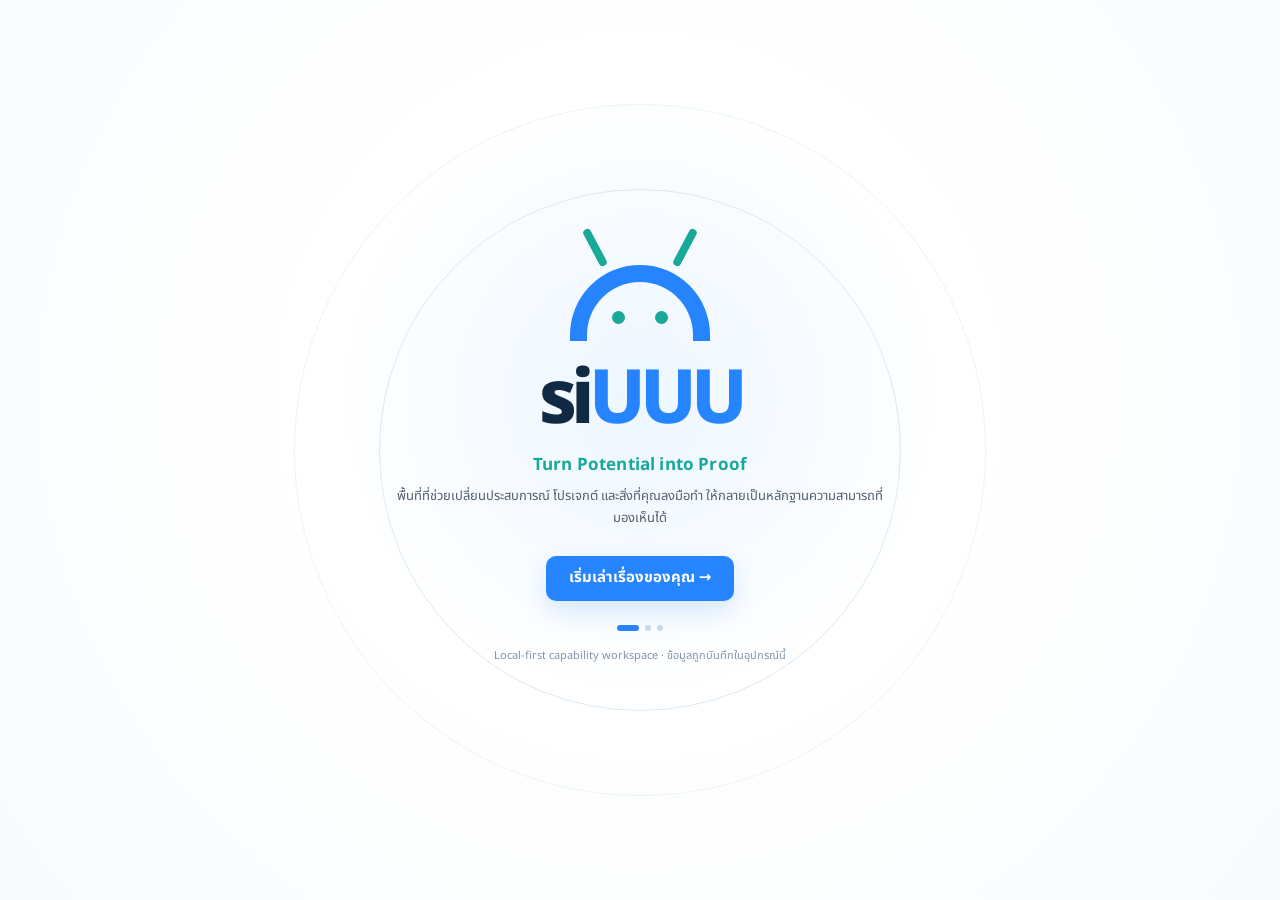
<file: siuuu-app.html>
<!doctype html><html lang="th"><head><meta charset="utf-8"><meta name="viewport" content="width=device-width,initial-scale=1"><title>siUUU — Turn Potential into Proof</title><style>
@import url('https://fonts.googleapis.com/css2?family=Noto+Sans+Thai:wght@400;500;600;700;800&display=swap');:root{--navy:#102a43;--blue:#2684ff;--teal:#18a999;--amber:#f4b740;--bg:#f6f8fb;--slate:#52606d;--line:#d9e2ec;--white:#fff;--red:#d64545;--green:#2f9e62}*{box-sizing:border-box}body{margin:0;background:var(--bg);color:var(--navy);font-family:'Noto Sans Thai',system-ui,sans-serif}button,input,textarea,select{font:inherit}.app{display:grid;grid-template-columns:260px 1fr;min-height:100vh}.sidebar{background:var(--navy);color:white;padding:25px 17px;position:sticky;top:0;height:100vh;overflow:auto}.logo{font-size:28px;font-weight:800;letter-spacing:-1px}.logo span{color:#66b1ff}.subtitle{color:#bfd7ea;font-size:11px;margin-bottom:25px}.nav{display:grid;gap:4px}.nav button{display:flex;gap:11px;align-items:center;border:0;background:transparent;color:#c9d8e5;text-align:left;padding:10px 11px;border-radius:10px;cursor:pointer}.nav button:hover,.nav button.active{background:#1d4f70;color:white}.nav b{width:24px;font-size:11px;color:#83a7c1}.nav .done b{color:#6fe0c8}.side-status{border-top:1px solid #ffffff18;margin-top:20px;padding-top:17px;font-size:11px;color:#9fb3c8;line-height:1.8}.main{padding:25px 36px 70px;max-width:1400px;width:100%;margin:auto}.top{display:flex;align-items:center;justify-content:space-between;margin-bottom:22px}.eyebrow{font-size:11px;font-weight:800;color:var(--blue);letter-spacing:.09em;text-transform:uppercase}.demo,.badge{display:inline-flex;align-items:center;gap:6px;border:1px solid var(--line);background:white;padding:6px 10px;border-radius:99px;font-size:11px}.page{animation:fade .22s ease}@keyframes fade{from{opacity:.35;transform:translateY(4px)}}h1{font-size:32px;margin:4px 0 8px}h2{margin:0 0 9px}h3,h4{margin:0 0 8px}.lead{color:var(--slate);max-width:800px;line-height:1.65;margin-top:0}.hero{background:linear-gradient(125deg,#102a43,#175d7d);color:white;border-radius:20px;padding:42px;overflow:hidden;position:relative}.hero:after{content:'PROOF';position:absolute;font-size:135px;right:-8px;bottom:-55px;font-weight:800;color:#ffffff0b}.hero h1{font-size:43px;max-width:680px}.hero p{color:#d9eaf6;max-width:700px}.actions{display:flex;gap:9px;flex-wrap:wrap;margin-top:17px}.btn{border:0;border-radius:10px;padding:10px 16px;background:var(--blue);color:white;font-weight:700;cursor:pointer}.btn:hover{filter:brightness(.96);transform:translateY(-1px)}.btn.alt{background:white;color:var(--navy);border:1px solid var(--line)}.btn.teal{background:var(--teal)}.btn.warn{background:#a86f00}.btn.danger{background:#fff;color:var(--red);border:1px solid #f1caca}.btn.small{padding:7px 11px;font-size:12px}.btn:disabled{opacity:.45;cursor:not-allowed;transform:none}.grid{display:grid;grid-template-columns:repeat(3,1fr);gap:15px;margin-top:16px}.grid.two{grid-template-columns:repeat(2,1fr)}.card{background:white;border:1px solid #e4ebf1;border-radius:15px;padding:19px;box-shadow:0 5px 16px #102a4308}.muted{font-size:12px;color:var(--slate);line-height:1.65}.section{margin-top:24px}.rank{font-weight:800;font-size:12px}.potential{color:var(--green)}.bronze{color:#a06a42}.silver{color:#687986}.gold{color:#b97900}.diamond{color:#7256c8}.flow{display:flex;align-items:center;gap:6px;overflow:auto;padding:11px 0}.flow span{white-space:nowrap;padding:8px 10px;background:#eaf3ff;color:#175eaa;border-radius:8px;font-size:11px}.notice{border-left:4px solid var(--amber);background:#fff8e7;color:#6b5317;padding:13px 15px;border-radius:9px;font-size:12px;margin-top:15px}.notice.blue{border-color:var(--blue);background:#edf6ff;color:#174f7a}.notice.green{border-color:var(--teal);background:#eaf9f5;color:#12665c}.field{margin-top:14px}.field label{display:block;font-size:12px;font-weight:700;margin-bottom:6px}.field small{color:var(--slate)}textarea,input,select{width:100%;border:1px solid var(--line);background:#fbfcfe;border-radius:11px;padding:12px;color:var(--navy)}textarea{min-height:150px;resize:vertical}.loader{display:none;text-align:center;padding:25px}.spin{width:25px;height:25px;border:3px solid #deebf5;border-top-color:var(--blue);border-radius:50%;animation:spin .7s linear infinite;margin:auto}@keyframes spin{to{transform:rotate(360deg)}}.skill-card.selected{border-color:var(--blue);box-shadow:0 0 0 2px #2684ff20}.skill-card .why{min-height:58px}.progress-label{display:flex;justify-content:space-between;font-size:11px;color:var(--slate);margin-bottom:5px}.progress{height:8px;background:#dfe8ef;border-radius:9px;overflow:hidden}.progress i{display:block;height:100%;background:linear-gradient(90deg,var(--blue),var(--teal));transition:.3s}.challenge{background:linear-gradient(125deg,#102a43,#175c7e);color:#fff;border-radius:17px;padding:23px}.challenge p{color:#d9eaf6}.meta{display:flex;gap:7px;flex-wrap:wrap;margin-top:14px}.meta span{background:#ffffff13;border:1px solid #ffffff29;padding:6px 9px;border-radius:8px;font-size:11px}.workbench{display:grid;grid-template-columns:minmax(0,1.35fr) minmax(300px,.65fr);gap:15px;margin-top:15px}.chips{display:flex;gap:6px;flex-wrap:wrap;margin:10px 0}.chips button{border:1px solid #c9d8e5;background:#f8fbfe;color:#31546f;padding:6px 9px;border-radius:99px;font-size:11px;cursor:pointer}.event{display:none;background:#fff7df;border:1px solid #efd68a;padding:15px;border-radius:12px;margin-top:13px}.event.show{display:block}.checklist{display:grid;gap:9px;margin-top:12px}.check{display:flex;gap:8px;font-size:12px}.check i{font-style:normal;width:19px;height:19px;border-radius:50%;background:#e8eef3;color:#789;display:grid;place-items:center;flex:none;font-size:10px}.check.done i{background:#dcf6ef;color:#14796e}.score{font-size:27px;font-weight:800}.meter{height:7px;background:#e9eff5;border-radius:5px;overflow:hidden;margin:9px 0}.meter i{display:block;height:100%;background:var(--blue)}dl{display:grid;grid-template-columns:140px 1fr;gap:7px;margin:12px 0;font-size:12px}dt{color:var(--slate)}dd{margin:0;font-weight:600}.task{border-top:4px solid var(--teal)}.decision{font-weight:800;color:#167c70}.filters{display:flex;gap:7px;flex-wrap:wrap;margin:15px 0}.filters button{border:1px solid var(--line);background:white;padding:7px 11px;border-radius:99px;cursor:pointer}.filters button.active{background:var(--navy);color:white;border-color:var(--navy)}.consent{display:flex;gap:10px;align-items:flex-start;background:#eef9f6;padding:13px;border-radius:10px}.consent input{width:auto;margin-top:4px}.timeline{border-left:2px solid #c9d8e5;padding-left:17px}.timeline p{position:relative}.timeline p:before{content:'';position:absolute;width:9px;height:9px;border-radius:50%;background:var(--blue);left:-22px;top:5px}.modal,.toast-wrap{position:fixed;z-index:30}.modal{inset:0;background:#071b2f99;display:none;align-items:center;justify-content:center;padding:20px}.modal.open{display:flex}.dialog{background:white;width:min(670px,100%);max-height:86vh;overflow:auto;border-radius:16px;padding:22px}.toast-wrap{right:20px;bottom:20px;display:grid;gap:8px}.toast{background:var(--navy);color:white;border-radius:11px;padding:12px 15px;box-shadow:0 9px 24px #0003;font-size:12px}.empty{text-align:center;padding:40px;color:var(--slate)}.footer{margin-top:27px;color:var(--slate);font-size:10px}.split-head{display:flex;justify-content:space-between;align-items:flex-start;gap:15px}@media(max-width:920px){.app{grid-template-columns:1fr}.sidebar{position:relative;height:auto}.nav{display:flex;overflow:auto}.nav button{white-space:nowrap}.main{padding:20px}.grid,.grid.two,.workbench{grid-template-columns:1fr}.hero{padding:27px}.hero h1{font-size:34px}.split-head{flex-direction:column}dl{grid-template-columns:1fr;gap:2px}}
</style></head><body><div class="app"><aside class="sidebar"><div class="logo">si<span>UUU</span> ↗</div><div class="subtitle">Turn Potential into Proof</div><nav class="nav" id="nav"></nav><div class="side-status"><b>Core Loop Progress</b><br><span id="sideProgress">เริ่มต้น · ยังไม่มี Evidence</span><br><br>Evidence &gt; Credentials<br>ข้อมูลทั้งหมดเป็น Mock Data</div></aside><main class="main"><header class="top"><div><div class="eyebrow">Evidence-led talent platform</div><b id="pageName">ภาพรวม</b></div><span class="demo">● Demo mode</span></header><div id="view"></div><p class="footer">siUUU ช่วยประเมินความเหมาะสมและลดหรือควบคุมความเสี่ยงตามหลักฐานที่มี ไม่รับประกันผลสำเร็จและไม่กำจัดความเสี่ยงทั้งหมด</p></main></div><div class="modal" id="modal"><div class="dialog" id="dialog"></div></div><div class="toast-wrap" id="toasts"></div><script>
const P=[['overview','ภาพรวม'],['story','เล่าประสบการณ์'],['challenge','Micro Challenge'],['assessment','AI Assessment'],['rank','Rank Up'],['tasks','Micro-tasks'],['profile','Capability Profile'],['match','Opportunity Match'],['employer','Employer View'],['governance','Governance']];
const defaults={page:'overview',story:'',analyzed:false,skill:'Problem Solving',challengeStep:1,answer:'',revision:'',assessed:false,ranked:false,taskFilter:'ทั้งหมด',acceptedTask:'',consent:false,shared:false,saved:false,inviteStatus:'',appeal:false};let S={...defaults,...JSON.parse(localStorage.getItem('siuuuState')||'{}')};
const V=document.getElementById('view');const nav=document.getElementById('nav');P.forEach(([id,n],i)=>{let b=document.createElement('button');b.dataset.id=id;b.onclick=()=>go(id);b.innerHTML=`<b>${String(i+1).padStart(2,'0')}</b><span>${n}</span>`;nav.appendChild(b)});
function save(){localStorage.setItem('siuuuState',JSON.stringify(S));updateChrome()}function completeIndex(){if(S.shared)return 9;if(S.acceptedTask)return 6;if(S.ranked)return 5;if(S.assessed)return 4;if(S.challengeStep>1)return 3;if(S.analyzed)return 2;if(S.story)return 1;return 0}function updateChrome(){let done=completeIndex(),pageEntry=P.find(x=>x[0]===S.page);document.querySelectorAll('.nav button').forEach((b,i)=>{b.classList.toggle('active',b.dataset.id===S.page);b.classList.toggle('done',i<=done)});document.getElementById('pageName').textContent=pageEntry?pageEntry[1]:(S.page==='workspace'?'พื้นที่ทำงาน':'siUUU');document.getElementById('sideProgress').textContent=done?`ผ่านแล้ว ${done} ขั้น · ${S.ranked?'Bronze Evidence':'กำลังสร้าง Evidence'}`:'เริ่มต้น · ยังไม่มี Evidence'}function go(p){S.page=p;save();render();scrollTo({top:0,behavior:'smooth'})}function toast(t){let e=document.createElement('div');e.className='toast';e.textContent=t;document.getElementById('toasts').appendChild(e);setTimeout(()=>e.remove(),2600)}function modal(html){document.getElementById('dialog').innerHTML=html+`<div class="actions"><button class="btn alt" onclick="closeModal()">ปิด</button></div>`;document.getElementById('modal').classList.add('open')}function closeModal(){document.getElementById('modal').classList.remove('open')}
function render(){updateChrome();({overview,story,challenge,assessment,rank,tasks,profile,match,employer,governance}[S.page]||overview)()}
function overview(){V.innerHTML=`<section class="hero"><span class="badge" style="background:#ffffff14;border-color:#ffffff2b;color:white">สำหรับนักศึกษาจบใหม่ × นายจ้าง</span><h1>เปลี่ยนศักยภาพ ให้กลายเป็นหลักฐาน</h1><p>From overlooked potential → to visible proof → to real opportunity เราไม่ได้จับคู่ Resume กับงาน แต่จับคู่หลักฐานกับโอกาส</p><div class="actions"><button class="btn" onclick="go('story')">เริ่ม Core Loop →</button><button class="btn alt" onclick="go('employer')">ดูมุมมอง HR</button></div></section><section class="section"><h2>ปัญหาสองด้าน โครงสร้างเดียวกัน</h2><div class="grid two"><div class="card"><div class="eyebrow">Job Seeker</div><h3>“ฉันรู้ว่าฉันทำได้”</h3><p class="muted">แต่ Degree, Major และ Resume ไม่สะท้อนทักษะจากโปรเจกต์ กิจกรรม หรืองานพิเศษ</p></div><div class="card"><div class="eyebrow">Employer</div><h3>“ใครทำได้จริง?”</h3><p class="muted">Resume บอกว่าเคยทำอะไร แต่ไม่ได้แสดงคุณภาพของการลงมือทำและความเสี่ยงของงานนั้น</p></div></div></section><section class="section"><h2>Core Loop</h2><div class="flow"><span>เล่าประสบการณ์</span>→<span>ค้นพบทักษะ</span>→<span>พิสูจน์ผ่านโจทย์</span>→<span>ประเมิน Evidence</span>→<span>Rank Up</span>→<span>จับคู่โอกาส</span></div></section><section class="section"><h2>Evidence Rank</h2><div class="grid"><div class="card"><div class="rank potential">🌱 Potential</div><b>Discovering Potential</b><p class="muted">หลักฐานยังไม่พอ ไม่ได้หมายถึงความสามารถต่ำ</p></div><div class="card"><div class="rank bronze">🥉 Bronze</div><b>Building Evidence</b><p class="muted">เริ่มมีหลักฐานจากการลงมือทำ</p></div><div class="card"><div class="rank silver">🥈 Silver</div><b>Repeatedly Observed</b><p class="muted">ถูกสังเกตซ้ำในหลายสถานการณ์</p></div><div class="card"><div class="rank gold">🥇 Gold ✓</div><b>Verified Capability</b><p class="muted">งานจริง + ผู้ตรวจอิสระ + นายจ้าง</p></div><div class="card"><div class="rank diamond">💎 Diamond ✓</div><b>Expert Verified</b><p class="muted">หลายงานจริง หลายบริบท และสม่ำเสมอสูง</p></div></div><div class="notice">Rank ดูคุณภาพ ความยาก ความหลากหลาย ความสม่ำเสมอ และการยืนยันจากหลายแหล่ง ไม่ได้ดูจำนวนงานเพียงอย่างเดียว</div></section>`}
function story(){V.innerHTML=`<div class="split-head"><div><div class="eyebrow">STEP 1 · Discover</div><h1>เล่าเรื่องของคุณ</h1><p class="lead">ไม่ต้องเขียนเหมือน Resume เล่าว่าคุณรับผิดชอบอะไร เจอปัญหาอะไร ตัดสินใจอย่างไร และลงมือทำอะไรจริง</p></div><span class="badge">ร่างถูกบันทึกในเครื่อง</span></div><div class="card"><div class="field"><label>ประสบการณ์ที่อยากให้ AI ช่วยมองหา Potential Skills</label><textarea id="storyInput" oninput="S.story=this.value;save()" placeholder="เช่น โปรเจกต์มหาวิทยาลัย งานกลุ่ม กิจกรรม หรืองานพิเศษ…">${esc(S.story||'ในโปรเจกต์วิจัยผู้บริโภคของมหาวิทยาลัย ฉันรับหน้าที่รวบรวมแบบสอบถาม 320 ชุด แต่พบว่าข้อมูลบางส่วนไม่ครบ จึงแบ่งข้อมูลที่ใช้ได้ก่อน ประสานเพื่อนในทีม และทำสรุปเบื้องต้นให้หัวหน้ากลุ่มเพื่อไม่ให้กำหนดการล่าช้า')}</textarea></div><div class="actions"><button class="btn" onclick="analyzeStory()">✦ ให้ AI วิเคราะห์ประสบการณ์</button><button class="btn alt" onclick="S.story='';save();story()">เริ่มใหม่</button></div><div class="loader" id="loader"><div class="spin"></div><p class="muted">กำลังแยกบทบาท การตัดสินใจ และพฤติกรรมที่สังเกตได้…</p></div></div>${S.analyzed?skillsHTML():''}`}
function analyzeStory(){let el=document.getElementById('storyInput');if(el.value.trim().length<40){toast('เล่ารายละเอียดอีกเล็กน้อยเพื่อให้วิเคราะห์ได้');el.focus();return}S.story=el.value;document.getElementById('loader').style.display='block';setTimeout(()=>{S.analyzed=true;save();story();setTimeout(()=>document.getElementById('skills')?.scrollIntoView({behavior:'smooth'}),60)},850)}function skillsHTML(){return `<section id="skills" class="section"><div class="split-head"><div><h2>Potential Skills ที่ค้นพบ</h2><p class="muted">นี่คือสัญญาณเบื้องต้น ยังไม่ใช่ Verified Skill</p></div><span class="badge">พบ 3 ทักษะ</span></div><div class="grid">${[['Communication','ประสานทีมและสื่อสารข้อจำกัดของข้อมูล'],['Problem Solving','แยกส่วนที่ใช้ได้และวางแผนลดผลกระทบ'],['Data Analysis','จัดการชุดข้อมูลและสร้างสรุปเบื้องต้น']].map(([n,w])=>`<div class="card skill-card ${S.skill===n?'selected':''}"><div class="rank potential">🌱 Potential</div><h3>${n}</h3><p class="muted why">${w}</p><button class="btn small" onclick="S.skill='${n}';save();go('challenge')">Prove This Skill →</button></div>`).join('')}</div></section>`}
function challenge(){let s=S.challengeStep;V.innerHTML=`<div class="split-head"><div><div class="eyebrow">STEP 2 · Prove</div><h1>Adaptive Micro Challenge</h1></div><div style="min-width:270px"><div class="progress-label"><span>ขั้นที่ ${s} จาก 3</span><b>${s===1?'วางแผน':s===2?'ปรับตัว':'พร้อมประเมิน'}</b></div><div class="progress"><i style="width:${s*33.34}%"></i></div></div></div><section class="challenge"><div class="eyebrow" style="color:#8de0d5">● สถานการณ์กำลังดำเนินอยู่</div><h2>ข้อมูลไม่ครบ แต่คำตอบต้องพร้อม</h2><p>คุณต้องสรุปผลแบบสอบถามให้ทีมภายในวันพรุ่งนี้ แต่ข้อมูลหนึ่งส่วนหายไป และหัวหน้าขอข้อเสนอเบื้องต้นภายในสองชั่วโมง</p><div class="meta"><span>🎯 ${S.skill}</span><span>⏱ 2 ชั่วโมง</span><span>📊 ข้อมูลขาด 23%</span><span>⚖️ ความเสี่ยงต่ำ</span></div></section><div class="workbench"><div class="card"><h3>1. คุณจะจัดการอย่างไร?</h3><p class="muted">อธิบายลำดับการตัดสินใจ สิ่งที่ต้องถามเพิ่ม สมมติฐาน และข้อความถึงหัวหน้า</p><div class="chips"><button onclick="addText('ข้อมูลที่ต้องขอเพิ่ม: ')">+ ข้อมูลที่ต้องถาม</button><button onclick="addText('สมมติฐานที่ใช้: ')">+ Assumption</button><button onclick="addText('ทางเลือกที่พิจารณา: ')">+ ทางเลือก</button><button onclick="addText('ข้อความถึงหัวหน้า: ')">+ ร่างข้อความ</button></div><textarea id="answer" oninput="S.answer=this.value;save()" placeholder="เขียนวิธีคิดและสิ่งที่จะลงมือทำ…">${esc(S.answer)}</textarea><div class="actions"><button class="btn" ${s>1?'disabled':''} onclick="submitDecision()">${s>1?'ส่งขั้นแรกแล้ว ✓':'ส่งการตัดสินใจ →'}</button><button class="btn alt" onclick="S.answer='';S.challengeStep=1;S.revision='';save();challenge()">เริ่มคำตอบใหม่</button></div><div class="event ${s>1?'show':''}"><div class="eyebrow" style="color:#9a6a00">ADAPTIVE EVENT</div><h3>⚡ Requirement เปลี่ยนกะทันหัน</h3><p class="muted">หัวหน้าขอให้เหลือข้อเสนอเดียว ลดเวลาเหลือ 45 นาที และเพื่อนร่วมทีมยังไม่ส่งไฟล์ คุณจะปรับแผนอย่างไร?</p><textarea id="revision" oninput="S.revision=this.value;save()" placeholder="อธิบายสิ่งที่เปลี่ยน และร่างข้อความสั้นถึงหัวหน้า…">${esc(S.revision)}</textarea><button class="btn teal" onclick="finishChallenge()">ส่งคำตอบสุดท้ายและประเมินผล →</button></div></div><aside><div class="card"><h3>สิ่งที่ต้องส่ง</h3><div class="checklist"><div class="check ${S.answer?'done':''}"><i>${S.answer?'✓':'1'}</i><span>แผนจัดการข้อมูลที่หายไป</span></div><div class="check ${S.answer.includes('สมมติฐาน')?'done':''}"><i>${S.answer.includes('สมมติฐาน')?'✓':'2'}</i><span>Assumption และข้อจำกัด</span></div><div class="check ${S.answer.includes('หัวหน้า')?'done':''}"><i>${S.answer.includes('หัวหน้า')?'✓':'3'}</i><span>ข้อความถึงหัวหน้า</span></div><div class="check ${S.revision?'done':''}"><i>${S.revision?'✓':'4'}</i><span>ปรับแผนเมื่อเงื่อนไขเปลี่ยน</span></div></div></div><div class="notice blue">ระบบเก็บลำดับการตัดสินใจ Revision history และความสอดคล้องของคำตอบ ไม่ใช้ AI Detector เพียงตัวเดียวตัดสิน</div></aside></div>`}
function addText(t){let a=document.getElementById('answer');a.value+=(a.value?'\n':'')+t;S.answer=a.value;save();a.focus()}function submitDecision(){if(S.answer.trim().length<60){toast('อธิบายวิธีคิดอย่างน้อย 60 ตัวอักษรก่อนส่ง');return}S.challengeStep=2;save();challenge();setTimeout(()=>document.getElementById('revision')?.focus(),50)}function finishChallenge(){let r=document.getElementById('revision');S.revision=r.value;if(S.revision.trim().length<40){toast('อธิบายการปรับแผนอีกเล็กน้อย');r.focus();return}S.challengeStep=3;S.assessed=true;save();toast('บันทึก Behavioral Evidence แล้ว');setTimeout(()=>go('assessment'),450)}
function assessment(){if(!S.assessed){V.innerHTML=locked('ยังไม่มีผลประเมิน','ทำ Micro Challenge ให้ครบก่อน เพื่อให้คะแนนอ้างอิงจากพฤติกรรมที่เกิดขึ้นจริง','challenge');return}V.innerHTML=`<div class="split-head"><div><div class="eyebrow">STEP 3 · Observe</div><h1>AI Soft Skill Assessment</h1><p class="lead">ประเมินพฤติกรรมที่สังเกตได้ ไม่สรุปนิสัยหรือบุคลิกโดยรวม</p></div><span class="badge">Simulation #SIM-2481</span></div><div class="notice">Simulation Observed จากหนึ่งสถานการณ์ · Confidence: ต่ำ · ยังไม่ใช่ Verified Capability</div><div class="grid two"><div class="card"><div class="eyebrow">Standard Rubric 1–5</div><h3>Communication <span class="score">3/5</span></h3><div class="meter"><i style="width:60%"></i></div><p class="muted"><b>Behavioral Evidence</b><br>• แจ้งว่าข้อมูลยังไม่ครบ<br>• สรุปสิ่งที่ทำได้ตามเวลา<br>• ขอข้อมูลเพิ่มก่อน Final Report</p><dl><dt>Evidence count</dt><dd>3 observations</dd><dt>Confidence</dt><dd>Low</dd><dt>Source</dt><dd>คำตอบ + Revision</dd></dl></div><div class="card"><div class="eyebrow">Standard Rubric 1–5</div><h3>Problem Solving <span class="score">4/5</span></h3><div class="meter"><i style="width:80%;background:var(--teal)"></i></div><p class="muted"><b>Behavioral Evidence</b><br>• แยกข้อมูลใช้ได้จากข้อมูลที่ขาด<br>• เสนอแผนระยะสั้นและถัดไป<br>• ปรับแผนเมื่อเวลาเปลี่ยน</p><dl><dt>Evidence count</dt><dd>4 observations</dd><dt>Confidence</dt><dd>Low</dd><dt>Source</dt><dd>คำตอบ + Adaptive Event</dd></dl></div></div><div class="card section"><h3>ขอบเขตและข้อจำกัด</h3><p class="muted">ยังยืนยันไม่ได้: ความสม่ำเสมอในงานจริง การทำงานกับหลาย Stakeholder และคุณภาพภายใต้ผลกระทบสูง AI สรุป Evidence และให้คะแนนเบื้องต้น แต่ไม่ใช่ผู้รับรองเพียงรายเดียว</p><div class="actions"><button class="btn" onclick="S.ranked=true;save();go('rank')">บันทึกผลและดู Rank Up →</button><button class="btn alt" onclick="evidenceModal()">ดู Evidence Trace</button></div></div>`}
function evidenceModal(){modal(`<h2>Evidence Trace</h2><p class="muted">Audit #SIM-2481 · ทุกการแก้ไขมี Revision history</p><div class="timeline"><p><b>Situation opened</b><br><span class="muted">ข้อมูลขาด 23% · Deadline 2 ชั่วโมง</span></p><p><b>Candidate response</b><br><span class="muted">${esc(S.answer).slice(0,170)}…</span></p><p><b>Adaptive event</b><br><span class="muted">Deadline เหลือ 45 นาที · เพื่อนร่วมทีมส่งงานช้า</span></p><p><b>Revision</b><br><span class="muted">${esc(S.revision).slice(0,170)}…</span></p></div>`)}
function rank(){if(!S.ranked){V.innerHTML=locked('Rank ยังไม่เปลี่ยน','ยืนยันผล Assessment ก่อนเพื่อสร้าง Evidence record','assessment');return}V.innerHTML=`<div class="eyebrow">STEP 4 · Build Evidence</div><h1>Evidence unlocked</h1><section class="hero" style="background:linear-gradient(125deg,#163b5c,#136f65);padding:34px"><div class="eyebrow" style="color:#8de0d5">${S.skill}</div><h1>🌱 Potential → 🥉 Bronze</h1><p>เริ่มมีหลักฐานจากการลงมือทำใน Simulation แต่ยังไม่ใช่ Verified Capability</p></section><div class="grid"><div class="card"><b>Evidence</b><div>1 Simulation</div></div><div class="card"><b>Confidence</b><div>Low</div></div><div class="card"><b>Integrity</b><div>✓ No anomaly</div></div></div><div class="notice blue">Bronze คือจุดเริ่มต้น ต้องมีหลายสถานการณ์และ Micro-task จริงเพื่อขึ้น Silver; Gold คือจุดเริ่มต้นของ Verified Capability</div><div class="actions"><button class="btn" onclick="go('tasks')">หา Evidence Opportunity ต่อ →</button><button class="btn alt" onclick="go('profile')">ดู Capability Profile</button></div>`}
const taskData=[{id:'practice',type:'Practice',title:'สรุป Insight จาก Feedback',company:'siUUU Lab',fit:'High',risk:'Low',decision:'Recommend',meta:'90 นาที · AI Feedback'},{id:'micro',type:'Employer Micro-task',title:'จัดทำ FAQ จากคำถามลูกค้า',company:'CloudCraft SME',fit:'Medium',risk:'Low',decision:'Recommend + Reviewer',meta:'2 วัน · Reviewer available'},{id:'real',type:'Real Employer Mission',title:'วิเคราะห์ Churn Dashboard',company:'Nova Retail',fit:'Low',risk:'Medium',decision:'Mentor Required',meta:'5 วัน · Mentor required'}];
function tasks(){let list=S.taskFilter==='ทั้งหมด'?taskData:taskData.filter(x=>x.type===S.taskFilter);V.innerHTML=`<div class="split-head"><div><div class="eyebrow">STEP 5 · Grow</div><h1>Evidence Opportunities</h1><p class="lead">เลือกงานที่เหมาะกับหลักฐานปัจจุบัน โดยแยก Completion Fit ออกจาก Business Risk</p></div>${S.acceptedTask?`<span class="badge">รับภารกิจแล้ว ✓</span>`:''}</div><div class="filters">${['ทั้งหมด','Practice','Employer Micro-task','Real Employer Mission'].map(f=>`<button class="${S.taskFilter===f?'active':''}" onclick="S.taskFilter='${f}';save();tasks()">${f}</button>`).join('')}</div><div class="grid">${list.map(t=>`<div class="card task"><span class="badge">${t.type}</span><h3 style="margin-top:12px">${t.title}</h3><p class="muted">${t.company} · ${t.meta}</p><dl><dt>Required skills</dt><dd>${S.skill}, Communication</dd><dt>Completion Fit</dt><dd>${t.fit}</dd><dt>Business Risk</dt><dd>${t.risk}</dd><dt>Decision</dt><dd class="decision">${t.decision}</dd></dl><button class="btn small ${S.acceptedTask===t.id?'teal':''}" onclick="acceptTask('${t.id}')">${S.acceptedTask===t.id?'รับภารกิจแล้ว ✓':'ดูรายละเอียดและรับภารกิจ'}</button></div>`).join('')}</div><div class="notice">ใช้ High / Medium / Low พร้อมเหตุผล ไม่แสดงเปอร์เซ็นต์ความสำเร็จที่แม่นยำเกินหลักฐาน</div>`}function acceptTask(id){let t=taskData.find(x=>x.id===id);modal(`<div class="eyebrow">${t.type}</div><h2>${t.title}</h2><p class="muted">${t.company}</p><dl><dt>Deliverable</dt><dd>${id==='practice'?'One-page summary':id==='micro'?'FAQ 8 ข้อ':'Action memo'}</dd><dt>Deadline & support</dt><dd>${t.meta}</dd><dt>Completion Fit</dt><dd>${t.fit} — ประเมินจาก Skill Gap และ Evidence Confidence</dd><dt>Business Risk</dt><dd>${t.risk} — ประเมินผลกระทบและการ Review ก่อนใช้งานจริง</dd></dl><button class="btn" onclick="S.acceptedTask='${id}';save();closeModal();tasks();toast('เพิ่มภารกิจในแผนสร้าง Evidence แล้ว')">รับภารกิจนี้</button>`)}
function profile(){V.innerHTML=`<div class="split-head"><div><h1>Verified Capability Profile</h1><p class="lead">แยกสิ่งที่บอกเอง สัญญาณเบื้องต้น Evidence ที่กำลังสร้าง และ Capability ที่ผ่านการยืนยัน</p></div><button class="btn alt" onclick="evidenceModal()">ดู Audit Trail</button></div><div class="flow"><span>Self-declared</span>→<span>Potential</span>→<span>Simulation Observed</span>→<span>Repeatedly Observed</span>→<span>Work Observed</span>→<span>Gold Verified</span></div><div class="grid"><div class="card"><div class="rank ${S.ranked?'bronze':'potential'}">${S.ranked?'🥉 Bronze · Building Evidence':'🌱 Potential'}</div><h3>${S.skill}</h3><dl><dt>Status</dt><dd>${S.ranked?'Simulation Observed':'Potential'}</dd><dt>Evidence</dt><dd>${S.ranked?'1 Simulation':'0'}</dd><dt>Confidence</dt><dd>${S.ranked?'Low':'Not available'}</dd><dt>Real work</dt><dd>${S.acceptedTask?'Mission selected':'0'}</dd><dt>Verifier</dt><dd>—</dd></dl><button class="btn alt small" ${!S.ranked?'disabled':''} onclick="evidenceModal()">ดูหลักฐาน</button></div><div class="card"><div class="rank silver">🥈 Silver · Sample</div><h3>Collaboration</h3><dl><dt>Status</dt><dd>Repeatedly Observed</dd><dt>Evidence</dt><dd>3 Simulation · 1 Real work</dd><dt>Confidence</dt><dd>Medium</dd><dt>Peer evidence</dt><dd>2 confirmations</dd></dl><button class="btn alt small" onclick="toast('เปิดตัวอย่าง Evidence ของ Collaboration')">ดูหลักฐาน</button></div><div class="card"><div class="rank gold">🥇 Gold ✓ · Sample</div><h3>Data Analysis</h3><dl><dt>Status</dt><dd>Gold Verified</dd><dt>Evidence</dt><dd>2 Simulation · 4 Real work</dd><dt>Confidence</dt><dd>High</dd><dt>Verifier</dt><dd>Independent ✓</dd><dt>Employer</dt><dd>Confirmed ✓</dd></dl><button class="btn alt small" onclick="toast('เปิดตัวอย่างหลักฐานงานจริง')">ดูหลักฐาน</button></div></div>`}
function match(){V.innerHTML=`<div class="split-head"><div><div class="eyebrow">STEP 6 · Match</div><h1>Opportunity Match</h1></div><span class="badge">จับคู่จาก Skill Evidence</span></div><div class="notice blue">ไม่ได้จับคู่จากชื่อสาขา Degree หรือ Resume Keywords เพียงอย่างเดียว</div><div class="grid two"><div class="card"><div class="eyebrow">Nova Retail</div><h2>Customer Insight Associate</h2><p class="muted"><b>Hidden Demand:</b> เปลี่ยนเสียงลูกค้าที่กระจัดกระจายให้เป็นข้อเสนอที่ทีมตัดสินใจต่อได้</p><dl><dt>Matched Evidence</dt><dd>${S.skill} · ${S.ranked?'Bronze':'Potential'}</dd><dt>Skill Gap</dt><dd>Retail domain knowledge</dd><dt>Completion Fit</dt><dd>Medium — ต้องมี Reviewer</dd><dt>Business Risk</dt><dd>Low — ตรวจได้ก่อนใช้งาน</dd><dt>Decision</dt><dd class="decision">Trial Opportunity</dd></dl><div class="consent"><input type="checkbox" id="consent" ${S.consent?'checked':''} onchange="S.consent=this.checked;save()"><label><b>ยินยอมให้ส่ง Evidence ชุดนี้</b><br><span class="muted">Simulation #SIM-2481, Rubric และ Known limitations</span></label></div><button class="btn" style="margin-top:12px" onclick="share()">ส่งหลักฐานให้บริษัท →</button></div><div class="card"><h3>เหตุผลที่ AI แนะนำ</h3><p class="muted">มี Evidence การแยกข้อมูลไม่สมบูรณ์ สื่อสาร Assumption และปรับแผนเมื่อ Deadline เปลี่ยน งานนี้มี Reviewer ก่อนนำผลไปใช้งานจริงจึงควบคุมความเสี่ยงได้</p><h3>Evidence ที่จะเปิดเผย</h3><p class="muted">✓ Behavioral Evidence<br>✓ Standard Rubric<br>✓ Revision history<br>✓ Integrity status<br>✓ ข้อจำกัดที่ยังยืนยันไม่ได้</p>${S.shared?'<div class="notice green">ส่ง Evidence package แล้ว · Employer เปิดดูได้</div>':''}</div></div>`}function share(){if(!S.consent){toast('กรุณาให้ Consent ก่อนเปิดเผย Evidence');return}S.shared=true;save();match();toast('ส่ง Evidence package ให้ Nova Retail แล้ว')}
function employer(){V.innerHTML=`<div class="split-head"><div><div class="eyebrow">EMPLOYER EVIDENCE VIEW</div><h1>กานต์พิชชา วัฒนกิจ</h1><p class="lead">Candidate #S-1048 · ${S.shared?'แชร์โดยได้รับ Consent':'Preview — ยังไม่ได้รับ Consent'}</p></div><div class="rank ${S.ranked?'bronze':'potential'}">${S.ranked?'🥉 Bronze':'🌱 Potential'} · ${S.skill}</div></div>${!S.shared?'<div class="notice">มุมมองนี้เป็น Preview บริษัทจะเห็น Evidence จริงเมื่อผู้สมัครให้ Consent เท่านั้น</div>':''}<div class="grid two"><div class="card"><h3>Capability snapshot</h3><dl><dt>Verification</dt><dd>${S.ranked?'Simulation Observed':'Potential only'}</dd><dt>Evidence count</dt><dd>${S.assessed?'1 Simulation':'0'}</dd><dt>Confidence</dt><dd>${S.assessed?'Low':'Not available'}</dd><dt>Integrity</dt><dd>${S.assessed?'No anomaly':'—'}</dd><dt>Trusted Verifier</dt><dd>Not yet</dd><dt>Audit</dt><dd>${S.assessed?'#SIM-2481':'—'}</dd></dl><button class="btn alt small" ${!S.assessed?'disabled':''} onclick="evidenceModal()">ดู Evidence</button></div><div class="card"><h3>Fit สำหรับ Trial Opportunity</h3><div class="grid two"><div><div class="eyebrow">Completion Fit</div><div class="score" style="color:var(--teal)">Medium</div><p class="muted">มีสัญญาณตรง แต่ Evidence ยังมาจาก Simulation เดียว</p></div><div><div class="eyebrow">Business Risk</div><div class="score" style="color:#a86f00">Low</div><p class="muted">Reviewer ตรวจงานก่อนใช้จริง</p></div></div><h4>ข้อจำกัด</h4><p class="muted">ยังไม่มีหลักฐานความสม่ำเสมอและงานจริงในบริบท Retail</p></div></div><div class="actions"><button class="btn" onclick="employerAction('เชิญพูดคุย')">เชิญพูดคุย</button><button class="btn teal" onclick="employerAction('เสนอ Trial Opportunity')">เสนอ Trial Opportunity</button><button class="btn alt" onclick="S.saved=!S.saved;save();employer();toast(S.saved?'บันทึกผู้สมัครแล้ว':'นำออกจากรายการบันทึกแล้ว')">${S.saved?'บันทึกแล้ว ✓':'บันทึกไว้'}</button><button class="btn danger" onclick="employerAction('ไม่ตรงความต้องการ')">ไม่ตรงความต้องการ</button></div>${S.inviteStatus?`<div class="notice green">สถานะล่าสุด: ${S.inviteStatus}</div>`:''}<section class="section"><h2>No Single Point of Trust</h2><div class="grid"><div class="card"><b>AI Evidence Summary</b><p class="muted">สกัดและชี้หลักฐาน แต่ไม่รับรองคนเพียงลำพัง</p></div><div class="card"><b>Independent Trusted Verifier</b><p class="muted">ผู้เชี่ยวชาญที่ผ่านการคัดเลือกและปรับมาตรฐาน</p></div><div class="card"><b>Employer + Peer</b><p class="muted">ยืนยันคุณภาพงานจริง และใช้ Peer เฉพาะงานกลุ่ม</p></div></div></section>`}function employerAction(x){S.inviteStatus=x;save();employer();toast('อัปเดตสถานะ: '+x)}
function governance(){V.innerHTML=`<div class="split-head"><div><h1>Governance & Human Review</h1><p class="lead">ระดับการตรวจเพิ่มตามผลกระทบของการตัดสินใจ และผู้ใช้มีสิทธิ์ดูหลักฐาน ขอทบทวน และอุทธรณ์</p></div><span class="badge">Audit enabled</span></div><div class="grid two"><div class="card"><h3>Risk-based Review</h3><dl><dt>Practice</dt><dd>AI Feedback เท่านั้น</dd><dt>Bronze</dt><dd>AI + Integrity Check</dd><dt>Silver</dt><dd>หลาย Simulation + สุ่มผู้ตรวจ</dd><dt>Gold</dt><dd>งานจริง + Verifier + Employer</dd><dt>Diamond</dt><dd>หลายงาน หลายบริบท หลายแหล่ง</dd><dt>Anomaly / Appeal</dt><dd>ผู้เชี่ยวชาญคนที่สอง</dd></dl></div><div class="card"><h3>สิทธิ์ของผู้ใช้</h3><p class="muted">✓ ดู Evidence ที่ใช้ให้คะแนน<br>✓ ดู Revision และ Audit Trail<br>✓ ควบคุม Consent การเปิดเผย<br>✓ ขอผู้เชี่ยวชาญคนที่สองตรวจซ้ำ</p><button class="btn alt" onclick="appeal()">${S.appeal?'ส่งคำขอทบทวนแล้ว ✓':'ขอทบทวนผลประเมิน'}</button></div></div><div class="notice">เมื่อพบความผิดปกติ ระบบจะแสดงว่า “พบรูปแบบที่ต้องตรวจเพิ่มเติม ผลนี้ยังไม่ถูกใช้ในการรับรองจนกว่าจะผ่านการทบทวน” และจะไม่กล่าวหาว่าผู้ใช้โกงโดยไม่มี Human Review</div><div class="card section"><h3>ควบคุมข้อมูลเดโม</h3><p class="muted">ล้างสถานะทั้งหมดเพื่อเริ่ม Core Loop ใหม่ตั้งแต่หน้าแรก</p><button class="btn danger" onclick="resetDemo()">ล้างข้อมูลเดโม</button></div>`}function appeal(){S.appeal=true;save();governance();toast('ส่งคำขอทบทวนให้ผู้เชี่ยวชาญคนที่สองแล้ว')}function resetDemo(){if(confirm('ล้างคำตอบ Evidence และสถานะทั้งหมดของเดโมนี้?')){S={...defaults};save();go('overview');toast('เริ่มเดโมใหม่แล้ว')}}function locked(t,d,p){return `<div class="card empty"><h2>${t}</h2><p>${d}</p><button class="btn" onclick="go('${p}')">ไปยังขั้นก่อนหน้า →</button></div>`}function esc(x=''){return String(x).replace(/[&<>"']/g,c=>({'&':'&amp;','<':'&lt;','>':'&gt;','"':'&quot;',"'":'&#39;'}[c]))}document.getElementById('modal').onclick=e=>{if(e.target.id==='modal')closeModal()};render();
</script><link rel="stylesheet" href="siuuu-enhancements.css"><link rel="stylesheet" href="siuuu-real.css"><link rel="stylesheet" href="siuuu-priority.css"><link rel="stylesheet" href="siuuu-workspace.css"><link rel="stylesheet" href="siuuu-product.css"><link rel="stylesheet" href="siuuu-hard-skill.css"><link rel="stylesheet" href="siuuu-platform.css"><script src="siuuu-enhancements.js"></script><script src="siuuu-real.js"></script><script src="siuuu-priority.js"></script><script src="siuuu-platform-bootstrap.js"></script><script src="siuuu-workspace.js"></script><script src="siuuu-product.js"></script><script src="siuuu-hard-skill.js"></script><script src="siuuu-platform.js"></script></body></html>
</file>
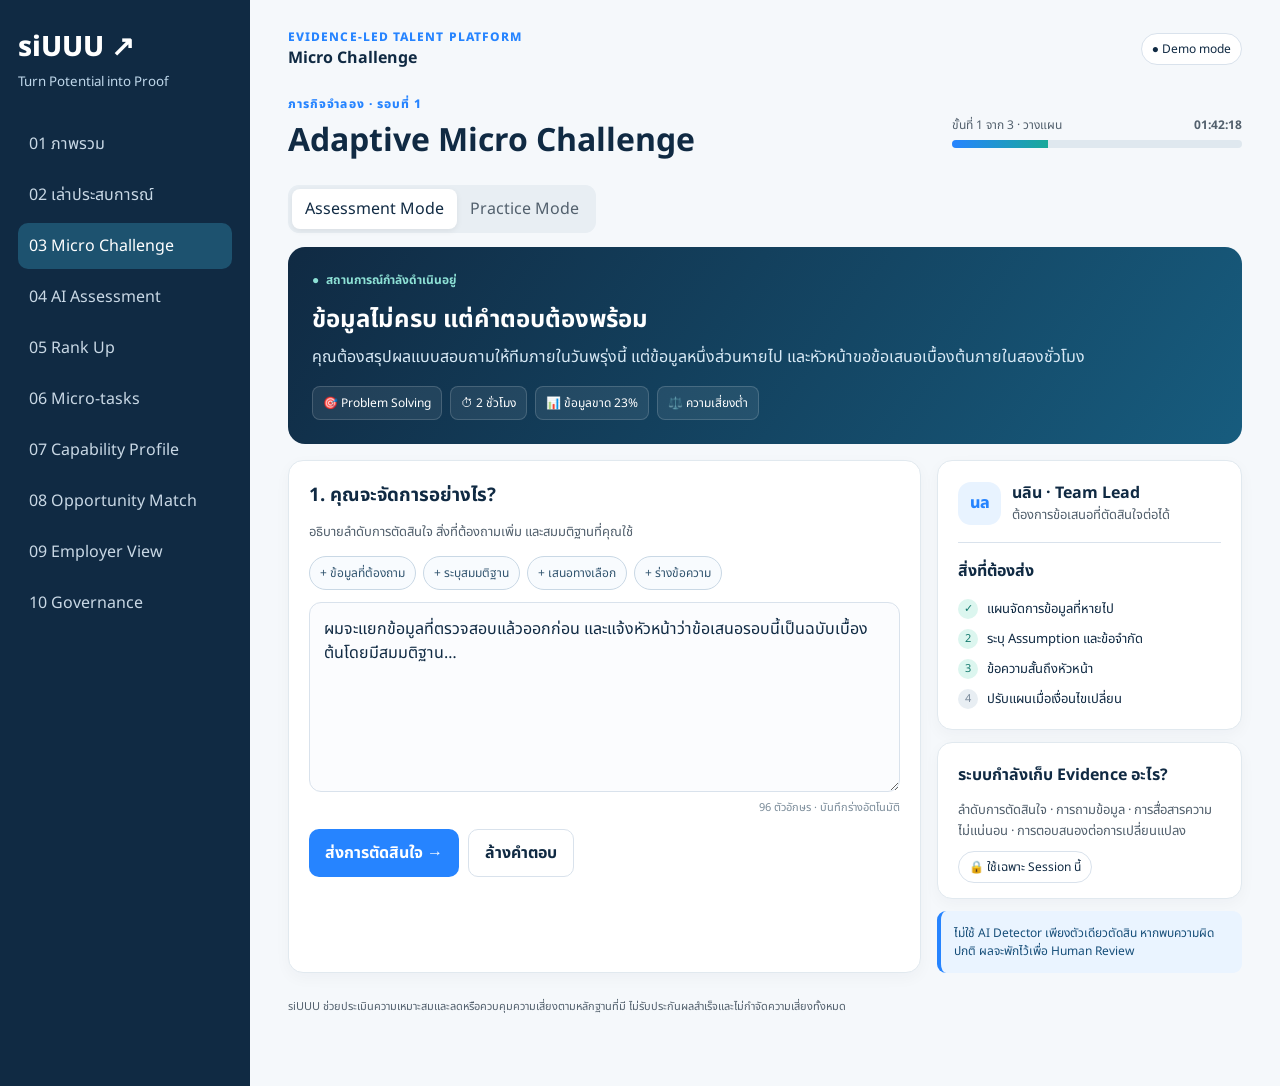
<file: siuuu-challenge-v2.html>
<!doctype html><html lang="th"><head><meta charset="utf-8"><meta name="viewport" content="width=device-width,initial-scale=1"><title>siUUU — Adaptive Challenge</title><style>
@import url('https://fonts.googleapis.com/css2?family=Noto+Sans+Thai:wght@400;500;600;700;800&display=swap');:root{--n:#102a43;--b:#2684ff;--t:#18a999;--bg:#f5f8fb;--s:#52606d;--l:#d9e2ec}*{box-sizing:border-box}body{margin:0;background:var(--bg);color:var(--n);font-family:'Noto Sans Thai',sans-serif}button,textarea{font:inherit}.app{display:grid;grid-template-columns:250px 1fr;min-height:100vh}.side{background:var(--n);color:#fff;padding:26px 18px}.brand{font-size:28px;font-weight:800}.side small{color:#bfd7ea}.nav{display:grid;gap:5px;margin-top:28px}.nav div{padding:11px;border-radius:10px;color:#c9d8e5}.nav .on{background:#1d526f;color:#fff}.content{max-width:1370px;width:100%;margin:auto;padding:28px 38px 60px}.top,.head{display:flex;justify-content:space-between;align-items:center;gap:18px}.eyebrow{font-size:12px;letter-spacing:.09em;text-transform:uppercase;color:var(--b);font-weight:800}.demo,.pill{border:1px solid var(--l);background:white;padding:6px 10px;border-radius:99px;font-size:12px}.head{margin:25px 0 16px}.head h1{margin:4px 0}.progress{min-width:290px}.progress-label{display:flex;justify-content:space-between;font-size:12px;color:var(--s);margin-bottom:6px}.bar{height:8px;background:#dfe8ef;border-radius:9px;overflow:hidden}.bar i{display:block;width:33%;height:100%;background:linear-gradient(90deg,var(--b),var(--t));transition:.3s}.modes{display:flex;background:#e8eef3;padding:4px;border-radius:11px;width:max-content}.modes button{border:0;background:transparent;padding:8px 13px;border-radius:8px;color:var(--s);cursor:pointer}.modes button.on{background:white;color:var(--n);box-shadow:0 2px 6px #0001}.mission{background:linear-gradient(125deg,#102a43,#175c7e);color:#fff;border-radius:17px;padding:24px;margin-top:14px}.live{font-size:12px;color:#8de0d5;font-weight:700}.live:before{content:'●';margin-right:7px}.mission h2{margin:13px 0 7px}.mission p{color:#d9eaf6;margin:0;max-width:900px}.meta{display:flex;gap:8px;flex-wrap:wrap;margin-top:17px}.meta span{background:#ffffff13;border:1px solid #ffffff29;padding:7px 10px;border-radius:8px;font-size:12px}.work{display:grid;grid-template-columns:minmax(0,1.35fr) minmax(300px,.65fr);gap:16px;margin-top:16px}.card{background:white;border:1px solid #e1e9ef;border-radius:15px;padding:20px;box-shadow:0 5px 16px #102a4309}.card h3,.card h4{margin:0 0 8px}.muted{font-size:13px;color:var(--s);line-height:1.6}.chips{display:flex;gap:7px;flex-wrap:wrap;margin:12px 0}.chips button{border:1px solid #c9d8e5;background:#f8fbfe;color:#31546f;padding:7px 10px;border-radius:99px;font-size:12px;cursor:pointer}.chips button:hover{border-color:var(--b);color:var(--b)}textarea{width:100%;min-height:190px;border:1px solid var(--l);border-radius:12px;padding:14px;resize:vertical;color:var(--n);background:#fbfcfe}.count{text-align:right;font-size:11px;color:#7b8c9a}.actions{display:flex;gap:9px;flex-wrap:wrap;margin-top:13px}.btn{border:0;border-radius:10px;padding:11px 16px;background:var(--b);color:#fff;font-weight:700;cursor:pointer}.btn.alt{background:#fff;color:var(--n);border:1px solid var(--l)}.btn.teal{background:var(--t)}.aside{display:grid;gap:12px}.person{display:flex;gap:11px;align-items:center}.avatar{width:43px;height:43px;border-radius:13px;background:#e8f3ff;color:var(--b);display:grid;place-items:center;font-weight:800}.checklist{display:grid;gap:10px;margin-top:16px}.check{display:flex;gap:9px;font-size:13px}.check i{font-style:normal;width:20px;height:20px;border-radius:50%;background:#e8eef3;color:#789;display:grid;place-items:center;flex:none;font-size:11px}.check.done i{background:#dcf6ef;color:#14796e}.notice{border-left:4px solid var(--b);background:#eaf4ff;color:#174f7a;padding:13px;border-radius:9px;font-size:12px}.event{display:none;background:#fff7df;border:1px solid #efd68a;padding:16px;border-radius:12px;margin-top:14px}.coach{display:none;background:#eaf8f4;border:1px solid #bde6db;padding:14px;border-radius:11px;margin-top:13px}.footer{font-size:11px;color:var(--s);margin-top:25px}@media(max-width:900px){.app{grid-template-columns:1fr}.side{display:none}.content{padding:20px}.work{grid-template-columns:1fr}.head{align-items:flex-start;flex-direction:column}.progress{min-width:0;width:100%}}
</style></head><body><div class="app"><aside class="side"><div class="brand">siUUU ↗</div><small>Turn Potential into Proof</small><div class="nav"><div>01 ภาพรวม</div><div>02 เล่าประสบการณ์</div><div class="on">03 Micro Challenge</div><div>04 AI Assessment</div><div>05 Rank Up</div><div>06 Micro-tasks</div><div>07 Capability Profile</div><div>08 Opportunity Match</div><div>09 Employer View</div><div>10 Governance</div></div></aside><main class="content"><div class="top"><div><div class="eyebrow">Evidence-led talent platform</div><b>Micro Challenge</b></div><span class="demo">● Demo mode</span></div><div class="head"><div><div class="eyebrow">ภารกิจจำลอง · รอบที่ 1</div><h1>Adaptive Micro Challenge</h1></div><div class="progress"><div class="progress-label"><span id="stepLabel">ขั้นที่ 1 จาก 3 · วางแผน</span><b id="timer">01:42:18</b></div><div class="bar"><i id="bar"></i></div></div></div><div class="modes"><button class="on" id="assessment" onclick="mode('assessment')">Assessment Mode</button><button id="practice" onclick="mode('practice')">Practice Mode</button></div><section class="mission"><div class="live">สถานการณ์กำลังดำเนินอยู่</div><h2>ข้อมูลไม่ครบ แต่คำตอบต้องพร้อม</h2><p>คุณต้องสรุปผลแบบสอบถามให้ทีมภายในวันพรุ่งนี้ แต่ข้อมูลหนึ่งส่วนหายไป และหัวหน้าขอข้อเสนอเบื้องต้นภายในสองชั่วโมง</p><div class="meta"><span>🎯 Problem Solving</span><span>⏱ 2 ชั่วโมง</span><span>📊 ข้อมูลขาด 23%</span><span>⚖️ ความเสี่ยงต่ำ</span></div></section><div class="work"><section class="card"><h3 id="qtitle">1. คุณจะจัดการอย่างไร?</h3><p class="muted" id="hint">อธิบายลำดับการตัดสินใจ สิ่งที่ต้องถามเพิ่ม และสมมติฐานที่คุณใช้</p><div class="chips"><button onclick="add('ข้อมูลที่ต้องขอเพิ่ม: ')">+ ข้อมูลที่ต้องถาม</button><button onclick="add('สมมติฐานที่ใช้: ')">+ ระบุสมมติฐาน</button><button onclick="add('ทางเลือกที่พิจารณา: ')">+ เสนอทางเลือก</button><button onclick="add('ข้อความถึงหัวหน้า: ')">+ ร่างข้อความ</button></div><textarea id="answer" oninput="count()">ผมจะแยกข้อมูลที่ตรวจสอบแล้วออกก่อน และแจ้งหัวหน้าว่าข้อเสนอรอบนี้เป็นฉบับเบื้องต้นโดยมีสมมติฐาน…</textarea><div class="count"><span id="chars">106</span> ตัวอักษร · บันทึกร่างอัตโนมัติ</div><div class="actions"><button class="btn" id="submit" onclick="next()">ส่งการตัดสินใจ →</button><button class="btn alt" onclick="clearAnswer()">ล้างคำตอบ</button></div><div class="coach" id="coach"><b>✦ Coaching hint</b><p class="muted">แผนเริ่มชัดแล้ว ลองเพิ่มว่าข้อมูลส่วนไหนจำเป็นต่อข้อเสนอ และจะสื่อสารระดับความมั่นใจอย่างไร</p></div><div class="event" id="event"><div class="eyebrow" style="color:#9a6a00">Adaptive event · ขั้นที่ 2</div><h3>⚡ Requirement เปลี่ยนกะทันหัน</h3><p class="muted">หัวหน้าขอให้เหลือข้อเสนอเดียว ลดเวลาเหลือ 45 นาที และเพื่อนร่วมทีมยังไม่ส่งไฟล์ คุณจะปรับแผนอย่างไร?</p><textarea id="revision" style="min-height:120px" placeholder="อธิบายสิ่งที่คุณจะเปลี่ยน และร่างข้อความสั้นถึงหัวหน้า…"></textarea><div class="actions"><button class="btn teal" onclick="finish()">ส่งคำตอบสุดท้ายและประเมินผล →</button><button class="btn alt" onclick="alert('บันทึกคำตอบ ลำดับเหตุการณ์ และ Revision history แล้ว')">ดูสิ่งที่ระบบบันทึก</button></div></div></section><aside class="aside"><div class="card"><div class="person"><div class="avatar">นล</div><div><b>นลิน · Team Lead</b><div class="muted">ต้องการข้อเสนอที่ตัดสินใจต่อได้</div></div></div><hr style="border:0;border-top:1px solid var(--l);margin:16px 0"><h4>สิ่งที่ต้องส่ง</h4><div class="checklist"><div class="check done"><i>✓</i><span>แผนจัดการข้อมูลที่หายไป</span></div><div class="check" id="c2"><i>2</i><span>ระบุ Assumption และข้อจำกัด</span></div><div class="check" id="c3"><i>3</i><span>ข้อความสั้นถึงหัวหน้า</span></div><div class="check" id="c4"><i>4</i><span>ปรับแผนเมื่อเงื่อนไขเปลี่ยน</span></div></div></div><div class="card"><h4>ระบบกำลังเก็บ Evidence อะไร?</h4><p class="muted">ลำดับการตัดสินใจ · การถามข้อมูล · การสื่อสารความไม่แน่นอน · การตอบสนองต่อการเปลี่ยนแปลง</p><span class="pill">🔒 ใช้เฉพาะ Session นี้</span></div><div class="notice">ไม่ใช้ AI Detector เพียงตัวเดียวตัดสิน หากพบความผิดปกติ ผลจะพักไว้เพื่อ Human Review</div></aside></div><p class="footer">siUUU ช่วยประเมินความเหมาะสมและลดหรือควบคุมความเสี่ยงตามหลักฐานที่มี ไม่รับประกันผลสำเร็จและไม่กำจัดความเสี่ยงทั้งหมด</p></main></div><script>
let currentMode='assessment';const a=document.getElementById('answer');function mode(m){currentMode=m;document.getElementById('assessment').classList.toggle('on',m==='assessment');document.getElementById('practice').classList.toggle('on',m==='practice');document.getElementById('coach').style.display=m==='practice'?'block':'none';document.getElementById('hint').textContent=m==='practice'?'ทดลองตอบได้ไม่จำกัด ระบบจะให้คำแนะนำระหว่างทาง':'อธิบายลำดับการตัดสินใจ สิ่งที่ต้องถามเพิ่ม และสมมติฐานที่คุณใช้'}function add(t){a.value+=(a.value?'\n':'')+t;a.focus();count()}function count(){document.getElementById('chars').textContent=a.value.length;const low=a.value.toLowerCase();document.getElementById('c2').classList.toggle('done',low.includes('สมมติฐาน'));document.getElementById('c3').classList.toggle('done',low.includes('หัวหน้า'))}function clearAnswer(){a.value='';count();a.focus()}function next(){if(a.value.trim().length<40){alert('ลองอธิบายวิธีคิดอย่างน้อย 40 ตัวอักษร เพื่อให้มี Evidence เพียงพอ');return}document.getElementById('event').style.display='block';document.getElementById('bar').style.width='66%';document.getElementById('stepLabel').textContent='ขั้นที่ 2 จาก 3 · ปรับตัว';document.getElementById('submit').disabled=true;document.getElementById('event').scrollIntoView({behavior:'smooth',block:'center'})}function finish(){const r=document.getElementById('revision');if(r.value.trim().length<30){alert('อธิบายการปรับแผนอีกเล็กน้อยก่อนส่งคำตอบสุดท้าย');r.focus();return}document.getElementById('c4').classList.add('done');document.getElementById('bar').style.width='100%';document.getElementById('stepLabel').textContent='ขั้นที่ 3 จาก 3 · พร้อมประเมิน';setTimeout(()=>location.href='siuuu-prototype.html#assessment',500)}count();
</script></body></html>
</file>
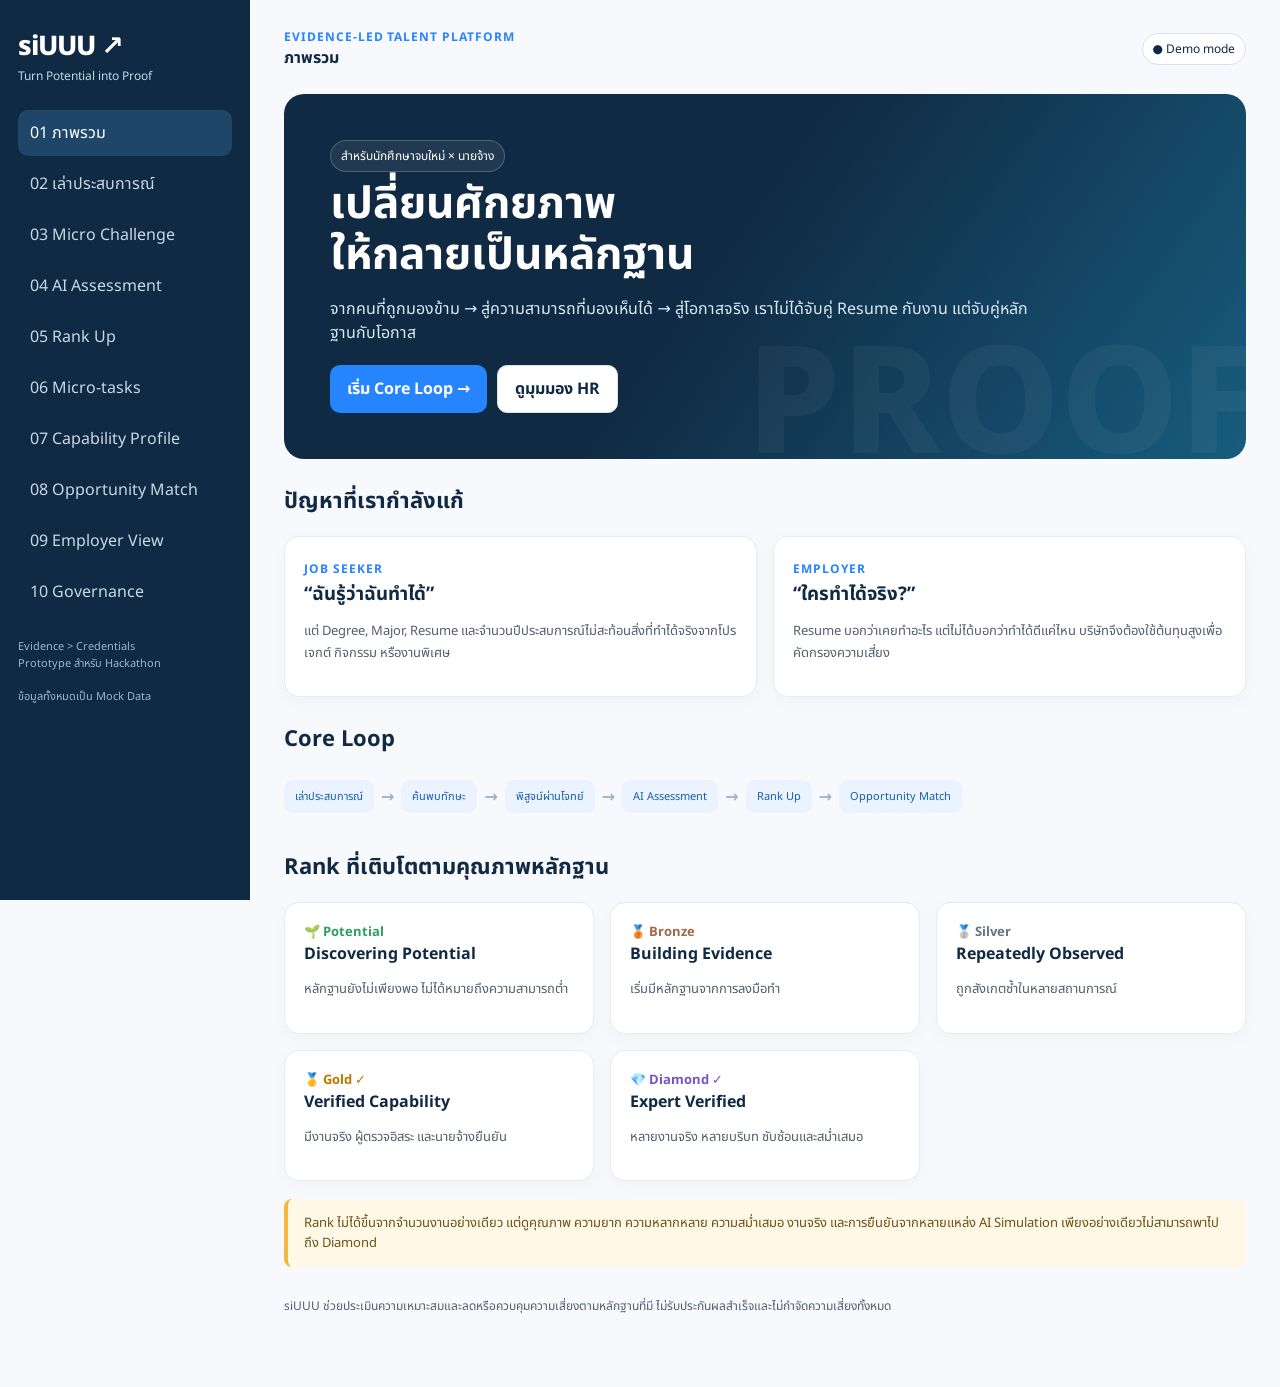
<file: siuuu-prototype.html>
<!doctype html><html lang="th"><head><meta charset="utf-8"><meta name="viewport" content="width=device-width,initial-scale=1"><title>siUUU — Turn Potential into Proof</title><style>
@import url('https://fonts.googleapis.com/css2?family=Noto+Sans+Thai:wght@400;500;600;700;800&display=swap');
:root{--navy:#102A43;--blue:#2684FF;--teal:#18A999;--amber:#F4B740;--bg:#F7F9FC;--slate:#52606D;--line:#D9E2EC;--white:#fff;--green:#2F9E62;--purple:#7256C8}*{box-sizing:border-box}body{margin:0;background:var(--bg);color:var(--navy);font-family:'Noto Sans Thai',system-ui,sans-serif}button,textarea{font:inherit}.app{display:grid;grid-template-columns:250px 1fr;min-height:100vh}.side{background:var(--navy);color:white;padding:26px 18px;position:sticky;top:0;height:100vh;overflow:auto}.brand{font-size:27px;font-weight:800;letter-spacing:-1px}.tag{color:#BFD7EA;font-size:12px;margin-bottom:25px}.nav{display:grid;gap:5px}.nav button{border:0;background:transparent;color:#C9D8E5;text-align:left;padding:11px 12px;border-radius:10px;cursor:pointer}.nav button:hover,.nav button.active{background:#1D4668;color:#fff}.tiny{font-size:11px;color:#9FB3C8;line-height:1.5;margin-top:24px}.main{padding:28px 34px 60px;max-width:1350px;width:100%;margin:auto}.top{display:flex;justify-content:space-between;align-items:center;margin-bottom:24px}.eyebrow{font-size:12px;font-weight:700;color:var(--blue);text-transform:uppercase;letter-spacing:.08em}.pill{display:inline-flex;align-items:center;gap:6px;border:1px solid var(--line);background:white;padding:6px 10px;border-radius:99px;font-size:12px}.page{display:none}.page.active{display:block}.hero{background:linear-gradient(125deg,#102A43 45%,#175C7E);color:white;padding:46px;border-radius:20px;position:relative;overflow:hidden}.hero:after{content:'PROOF';position:absolute;right:-15px;bottom:-62px;font-size:150px;font-weight:800;color:#ffffff0b}.hero h1{font-size:44px;line-height:1.15;margin:8px 0 12px;max-width:700px}.hero p{color:#D9EAF6;max-width:710px}.actions{display:flex;gap:10px;flex-wrap:wrap;margin-top:20px}.btn{border:0;border-radius:10px;padding:11px 17px;font-weight:700;cursor:pointer;background:var(--blue);color:white}.btn:hover{filter:brightness(.95);transform:translateY(-1px)}.btn.secondary{background:white;color:var(--navy);border:1px solid var(--line)}.btn.teal{background:var(--teal)}.btn.small{padding:8px 12px;font-size:12px}.grid{display:grid;grid-template-columns:repeat(3,1fr);gap:16px;margin-top:18px}.grid.two{grid-template-columns:repeat(2,1fr)}.card{background:white;border:1px solid #E6ECF2;border-radius:15px;padding:19px;box-shadow:0 5px 17px #102a4309}.card h3,.card h4{margin:0 0 9px}.muted{color:var(--slate);font-size:13px;line-height:1.65}.section-title{margin:26px 0 12px;font-size:22px}.rank{font-weight:700;font-size:13px}.rank.potential{color:var(--green)}.rank.bronze{color:#A06A42}.rank.silver{color:#657786}.rank.gold{color:#B97900}.rank.diamond{color:var(--purple)}.flow{display:flex;gap:7px;overflow:auto;padding:12px 0}.flow span{white-space:nowrap;background:#EAF3FF;color:#175EAA;padding:8px 11px;border-radius:9px;font-size:11px}.flow b{align-self:center;color:#9FB3C8}.notice{border-left:4px solid var(--amber);background:#FFF8E7;padding:14px 16px;border-radius:8px;margin-top:18px;color:#6B5317;font-size:13px}.notice.blue{border-color:var(--blue);background:#EDF6FF;color:#174F7A}textarea{width:100%;min-height:180px;border:1px solid var(--line);border-radius:12px;padding:15px;resize:vertical;color:var(--navy);background:#FBFCFE}.loading{display:none;padding:30px;text-align:center}.spinner{width:28px;height:28px;border:3px solid #D9EAFB;border-top-color:var(--blue);border-radius:50%;animation:spin .8s linear infinite;margin:auto}@keyframes spin{to{transform:rotate(360deg)}}.skills{display:none}.score{font-size:28px;font-weight:800}.bar{height:7px;background:#E9EFF5;border-radius:5px;overflow:hidden;margin:8px 0}.bar i{display:block;height:100%;background:var(--blue)}dl{display:grid;grid-template-columns:145px 1fr;gap:8px;margin:12px 0;font-size:13px}dt{color:var(--slate)}dd{margin:0;font-weight:600}.challenge-box{background:#102A43;color:white;border-radius:15px;padding:22px}.challenge-box p{color:#D9EAF6}.event{display:none;background:#FFF3D3;border:1px solid #F4D789;padding:14px;border-radius:10px;margin-top:13px}.task{border-top:4px solid var(--teal)}.decision{font-weight:700;color:#167C70}.seg{display:flex;gap:5px;background:#EAF0F5;padding:4px;border-radius:11px;width:max-content}.seg button{border:0;background:transparent;padding:7px 11px;border-radius:8px;cursor:pointer;color:var(--slate)}.seg button.on{background:white;color:var(--navy);box-shadow:0 1px 4px #0001}.modal{position:fixed;inset:0;background:#071b2f99;display:none;align-items:center;justify-content:center;padding:20px;z-index:20}.modal.open{display:flex}.dialog{background:white;max-width:650px;width:100%;border-radius:16px;padding:24px;max-height:85vh;overflow:auto}.audit{border-left:2px solid #C9D8E5;padding-left:16px}.audit p{position:relative}.audit p:before{content:'';width:9px;height:9px;border-radius:50%;background:var(--blue);position:absolute;left:-21px;top:6px}.consent{display:flex;gap:10px;align-items:flex-start;background:#EFFAF8;padding:14px;border-radius:10px}.metric{background:#F3F7FA;border-radius:10px;padding:11px}.footer-note{margin-top:30px;font-size:12px;color:var(--slate)}@media(max-width:900px){.app{grid-template-columns:1fr}.side{position:relative;height:auto}.nav{display:flex;overflow:auto}.nav button{white-space:nowrap}.main{padding:20px}.grid,.grid.two{grid-template-columns:1fr}.hero{padding:28px}.hero h1{font-size:34px}.top{align-items:flex-start;gap:10px}dl{grid-template-columns:1fr;gap:2px}}
</style></head><body><div class="app"><aside class="side"><div class="brand">siUUU ↗</div><div class="tag">Turn Potential into Proof</div><nav class="nav" id="nav"></nav><div class="tiny">Evidence > Credentials<br>Prototype สำหรับ Hackathon<br><br>ข้อมูลทั้งหมดเป็น Mock Data</div></aside><main class="main"><div class="top"><div><div class="eyebrow">Evidence-led talent platform</div><b id="pageTitle">ภาพรวม</b></div><span class="pill">● Demo mode</span></div>
<section class="page active" data-page="overview"><div class="hero"><span class="pill" style="background:#ffffff14;border-color:#ffffff33;color:white">สำหรับนักศึกษาจบใหม่ × นายจ้าง</span><h1>เปลี่ยนศักยภาพ<br>ให้กลายเป็นหลักฐาน</h1><p>จากคนที่ถูกมองข้าม → สู่ความสามารถที่มองเห็นได้ → สู่โอกาสจริง เราไม่ได้จับคู่ Resume กับงาน แต่จับคู่หลักฐานกับโอกาส</p><div class="actions"><button class="btn" onclick="go('story')">เริ่ม Core Loop →</button><button class="btn secondary" onclick="go('employer')">ดูมุมมอง HR</button></div></div><h2 class="section-title">ปัญหาที่เรากำลังแก้</h2><div class="grid two"><div class="card"><span class="eyebrow">Job Seeker</span><h3>“ฉันรู้ว่าฉันทำได้”</h3><p class="muted">แต่ Degree, Major, Resume และจำนวนปีประสบการณ์ไม่สะท้อนสิ่งที่ทำได้จริงจากโปรเจกต์ กิจกรรม หรืองานพิเศษ</p></div><div class="card"><span class="eyebrow">Employer</span><h3>“ใครทำได้จริง?”</h3><p class="muted">Resume บอกว่าเคยทำอะไร แต่ไม่ได้บอกว่าทำได้ดีแค่ไหน บริษัทจึงต้องใช้ต้นทุนสูงเพื่อคัดกรองความเสี่ยง</p></div></div><h2 class="section-title">Core Loop</h2><div class="flow"><span>เล่าประสบการณ์</span><b>→</b><span>ค้นพบทักษะ</span><b>→</b><span>พิสูจน์ผ่านโจทย์</span><b>→</b><span>AI Assessment</span><b>→</b><span>Rank Up</span><b>→</b><span>Opportunity Match</span></div><h2 class="section-title">Rank ที่เติบโตตามคุณภาพหลักฐาน</h2><div class="grid"><div class="card"><div class="rank potential">🌱 Potential</div><h4>Discovering Potential</h4><p class="muted">หลักฐานยังไม่เพียงพอ ไม่ได้หมายถึงความสามารถต่ำ</p></div><div class="card"><div class="rank bronze">🥉 Bronze</div><h4>Building Evidence</h4><p class="muted">เริ่มมีหลักฐานจากการลงมือทำ</p></div><div class="card"><div class="rank silver">🥈 Silver</div><h4>Repeatedly Observed</h4><p class="muted">ถูกสังเกตซ้ำในหลายสถานการณ์</p></div><div class="card"><div class="rank gold">🥇 Gold ✓</div><h4>Verified Capability</h4><p class="muted">มีงานจริง ผู้ตรวจอิสระ และนายจ้างยืนยัน</p></div><div class="card"><div class="rank diamond">💎 Diamond ✓</div><h4>Expert Verified</h4><p class="muted">หลายงานจริง หลายบริบท ซับซ้อนและสม่ำเสมอ</p></div></div><div class="notice">Rank ไม่ได้ขึ้นจากจำนวนงานอย่างเดียว แต่ดูคุณภาพ ความยาก ความหลากหลาย ความสม่ำเสมอ งานจริง และการยืนยันจากหลายแหล่ง AI Simulation เพียงอย่างเดียวไม่สามารถพาไปถึง Diamond</div></section>
<section class="page" data-page="story"><h1>เล่าเรื่องของคุณ</h1><p class="muted">ไม่ต้องเขียนเหมือน Resume เล่าว่าคุณรับผิดชอบอะไร ตัดสินใจอย่างไร และลงมือทำอะไรจริง</p><div class="card"><textarea id="storyText">ในโปรเจกต์วิจัยผู้บริโภคของมหาวิทยาลัย ฉันรับหน้าที่รวบรวมแบบสอบถาม 320 ชุด แต่พบว่าข้อมูลบางส่วนไม่ครบ จึงแบ่งข้อมูลที่ใช้ได้ก่อน ประสานเพื่อนในทีม และทำสรุปเบื้องต้นให้หัวหน้ากลุ่มเพื่อไม่ให้กำหนดการล่าช้า</textarea><div class="actions"><button class="btn" onclick="analyze()">✦ ให้ AI วิเคราะห์ประสบการณ์</button></div><div class="loading" id="loading"><div class="spinner"></div><p>กำลังแยกบทบาท การตัดสินใจ และพฤติกรรมที่สังเกตได้…</p></div></div><div class="skills" id="skills"><h2 class="section-title">Potential Skills ที่ค้นพบ</h2><div class="grid"><div class="card"><div class="rank potential">🌱 Potential</div><h3>Communication</h3><p class="muted">พบสัญญาณจากการประสานทีมและสรุปข้อจำกัดของข้อมูล</p><p class="muted"><b>ยังไม่ใช่ Verified Skill</b></p><button class="btn small" onclick="pickSkill('Communication')">Prove This Skill →</button></div><div class="card"><div class="rank potential">🌱 Potential</div><h3>Problem Solving</h3><p class="muted">พบสัญญาณจากการแยกข้อมูลที่ใช้ได้และวางแผนลดผลกระทบ</p><p class="muted"><b>ยังไม่ใช่ Verified Skill</b></p><button class="btn small" onclick="pickSkill('Problem Solving')">Prove This Skill →</button></div><div class="card"><div class="rank potential">🌱 Potential</div><h3>Data Analysis</h3><p class="muted">พบสัญญาณจากการจัดการชุดข้อมูลและทำสรุปเบื้องต้น</p><p class="muted"><b>ยังไม่ใช่ Verified Skill</b></p><button class="btn small" onclick="pickSkill('Data Analysis')">Prove This Skill →</button></div></div></div></section>
<section class="page" data-page="challenge"><h1>Adaptive Micro Challenge</h1><div class="seg"><button class="on">Assessment Mode</button><button>Practice Mode</button></div><div class="challenge-box" style="margin-top:16px"><span class="pill">ทักษะเป้าหมาย: <b id="chosenSkill">Communication</b></span><h2>ข้อมูลไม่ครบ แต่คำตอบต้องพร้อม</h2><p>คุณต้องสรุปผลแบบสอบถามให้ทีมภายในวันพรุ่งนี้ แต่ข้อมูลหนึ่งส่วนหายไป และหัวหน้าขอข้อเสนอเบื้องต้นภายในสองชั่วโมง</p></div><div class="grid two"><div class="card"><h3>คุณจะจัดการอย่างไร?</h3><p class="muted">ระบุข้อมูลที่ต้องถามเพิ่ม สมมติฐาน ทางเลือก และร่างข้อความถึงหัวหน้า</p><textarea id="answer">ผมจะแยกข้อมูลที่ตรวจสอบแล้วออกก่อน และแจ้งหัวหน้าว่าข้อเสนอรอบนี้เป็นฉบับเบื้องต้นโดยมีสมมติฐาน…</textarea><button class="btn" style="margin-top:10px" onclick="nextEvent()">ส่งการตัดสินใจ</button><div class="event" id="event"><b>⚡ Requirement เปลี่ยน</b><p>หัวหน้าขอให้เหลือข้อเสนอเดียว และลดเวลาเหลือ 45 นาที เพื่อนร่วมทีมยังไม่ส่งไฟล์ คุณจะปรับแผนอย่างไร?</p><button class="btn small teal" onclick="go('assessment')">ตอบและดูผลประเมิน →</button></div></div><div><div class="card"><h3>Integrity Controls</h3><dl><dt>บริบท</dt><dd>สุ่มตัวเลขและ Stakeholder</dd><dt>หลักฐาน</dt><dd>คำตอบ + Revision history</dd><dt>ความสอดคล้อง</dt><dd>สิ่งที่พูดเทียบสิ่งที่ลงมือทำ</dd><dt>Assessment attempts</dt><dd>1 จาก 2 ครั้ง</dd><dt>Human review</dt><dd>สุ่มตามระดับความเสี่ยง</dd></dl></div><div class="notice blue">ระบบไม่ใช้ AI Detector เพียงตัวเดียวกล่าวหา หากพบความผิดปกติ ผลจะพักไว้เพื่อให้มนุษย์ตรวจทบทวน</div></div></div></section>
<section class="page" data-page="assessment"><h1>AI Soft Skill Assessment</h1><p class="muted">ประเมินจากพฤติกรรมที่สังเกตได้ในสถานการณ์นี้ ไม่สรุปนิสัยหรือบุคลิกโดยรวม</p><div class="notice">ผลนี้เป็น Simulation Observed จากหนึ่งสถานการณ์ · Confidence: ต่ำ · และยังไม่ใช่ Verified Capability</div><div class="grid two"><div class="card"><div class="eyebrow">Standard Rubric 1–5</div><h3>Communication <span class="score">3/5</span></h3><div class="bar"><i style="width:60%"></i></div><p class="muted"><b>Behavioral Evidence</b><br>• แจ้งว่าข้อมูลยังไม่ครบ<br>• สรุปสิ่งที่ทำได้ในเวลาที่กำหนด<br>• ขอข้อมูลเพิ่มก่อนส่ง Final Report</p><dl><dt>Source</dt><dd>AI Simulation #SIM-2481</dd><dt>Evidence count</dt><dd>3 observations</dd><dt>Confidence</dt><dd>Low</dd></dl></div><div class="card"><div class="eyebrow">Standard Rubric 1–5</div><h3>Problem Solving <span class="score">4/5</span></h3><div class="bar"><i style="width:80%;background:var(--teal)"></i></div><p class="muted"><b>Behavioral Evidence</b><br>• แยกข้อมูลที่ใช้ได้จากข้อมูลที่ขาด<br>• เสนอแผนระยะสั้นและถัดไป<br>• ระบุ assumption ชัดเจน</p><dl><dt>Source</dt><dd>AI Simulation #SIM-2481</dd><dt>Evidence count</dt><dd>3 observations</dd><dt>Confidence</dt><dd>Low</dd></dl></div></div><div class="card" style="margin-top:16px"><h3>ขอบเขตและข้อจำกัด</h3><p class="muted">Rubric ระดับ 3 = สื่อสารสาระสำคัญและข้อจำกัดได้ในบริบทที่กำหนด ระดับ 4 = แก้ปัญหาเป็นลำดับ มีทางเลือกและเหตุผลรองรับ สิ่งที่ยังยืนยันไม่ได้: ความสม่ำเสมอในงานจริง การทำงานกับหลาย Stakeholder และคุณภาพภายใต้ผลกระทบสูง</p><div class="actions"><button class="btn" onclick="go('rank')">ดู Rank Up →</button><button class="btn secondary" onclick="openModal('evidence')">ดู Evidence Trace</button></div></div></section>
<section class="page" data-page="rank"><h1>Evidence unlocked</h1><div class="hero" style="background:linear-gradient(130deg,#163B5C,#136F65)"><div class="eyebrow" style="color:#8DE0D5">Communication</div><h1 style="font-size:38px">🌱 Potential → 🥉 Bronze</h1><p>คุณเริ่มมีหลักฐานจากการลงมือทำใน Simulation แต่ยังไม่ใช่ Verified Capability</p></div><div class="grid"><div class="metric"><b>Evidence</b><div>1 Simulation</div></div><div class="metric"><b>Confidence</b><div>Low</div></div><div class="metric"><b>Source</b><div>AI Simulation</div></div><div class="metric"><b>Integrity</b><div>✓ No anomaly</div></div><div class="metric"><b>Next</b><div>Employer Micro-task</div></div></div><div class="notice blue">Bronze คือจุดเริ่มต้นของการสร้างหลักฐาน ต้องทำหลายสถานการณ์และ Micro-task จริงเพื่อขึ้น Silver ส่วน Gold คือจุดเริ่มต้นของ Verified Capability</div><button class="btn" style="margin-top:18px" onclick="go('tasks')">หาโอกาสสร้าง Evidence ต่อ →</button></section>
<section class="page" data-page="tasks"><h1>Low-risk Micro-task</h1><p class="muted">แยก “ความเหมาะสมในการทำให้สำเร็จ” ออกจาก “ผลกระทบทางธุรกิจหากผิดพลาด” อย่างชัดเจน</p><div class="grid"><div class="card task"><span class="pill">Practice / Simulation</span><h3>สรุป Insight จาก Feedback</h3><p class="muted">siUUU Lab · Communication, Data Analysis</p><dl><dt>Deliverable</dt><dd>One-page summary</dd><dt>Deadline</dt><dd>90 นาที</dd><dt>Complexity</dt><dd>Low</dd><dt>Support</dt><dd>AI Feedback</dd></dl><hr style="border:0;border-top:1px solid var(--line)"><p><b>Completion Fit:</b> High</p><p><b>Business Risk:</b> Low</p><div class="decision">Recommend</div></div><div class="card task" style="border-color:var(--blue)"><span class="pill">Employer Micro-task</span><h3>จัดทำ FAQ จากคำถามลูกค้า</h3><p class="muted">CloudCraft SME · Communication</p><dl><dt>Deliverable</dt><dd>FAQ 8 ข้อ</dd><dt>Deadline</dt><dd>2 วัน</dd><dt>Complexity</dt><dd>Medium</dd><dt>Support</dt><dd>Reviewer available</dd></dl><hr style="border:0;border-top:1px solid var(--line)"><p><b>Completion Fit:</b> Medium</p><p><b>Business Risk:</b> Low</p><div class="decision">Recommend + Reviewer</div></div><div class="card task" style="border-color:var(--amber)"><span class="pill">Real Employer Mission</span><h3>วิเคราะห์ Churn Dashboard</h3><p class="muted">Nova Retail · Data Analysis</p><dl><dt>Deliverable</dt><dd>Action memo</dd><dt>Deadline</dt><dd>5 วัน</dd><dt>Complexity</dt><dd>High</dd><dt>Criticality</dt><dd>Medium</dd></dl><hr style="border:0;border-top:1px solid var(--line)"><p><b>Completion Fit:</b> Low</p><p><b>Business Risk:</b> Medium</p><div class="decision" style="color:#9A6A00">Mentor Required</div></div></div><div class="notice">การตัดสินใจใช้ระดับ High / Medium / Low พร้อมเหตุผล ไม่แสดงเปอร์เซ็นต์ความสำเร็จที่แม่นยำเกินหลักฐาน</div></section>
<section class="page" data-page="profile"><h1>Verified Capability Profile</h1><div class="flow"><span>Self-declared</span><b>→</b><span>Potential</span><b>→</b><span>Simulation Observed</span><b>→</b><span>Repeatedly Observed</span><b>→</b><span>Work Observed</span><b>→</b><span>Gold Verified</span></div><div class="grid"><div class="card"><div class="rank bronze">🥉 Bronze · Building Evidence</div><h3>Communication</h3><dl><dt>Status</dt><dd>Simulation Observed</dd><dt>Evidence</dt><dd>1 Simulation · 0 Real work</dd><dt>Confidence</dt><dd>Low</dd><dt>Context diversity</dt><dd>1 context</dd><dt>Consistency</dt><dd>Not enough data</dd><dt>Verifier</dt><dd>—</dd><dt>Audit</dt><dd>#SIM-2481</dd></dl><button class="btn small secondary" onclick="openModal('evidence')">ดูหลักฐาน</button></div><div class="card"><div class="rank silver">🥈 Silver · Building Evidence</div><h3>Collaboration</h3><dl><dt>Status</dt><dd>Repeatedly Observed</dd><dt>Evidence</dt><dd>3 Simulation · 1 Real work</dd><dt>Confidence</dt><dd>Medium</dd><dt>Context diversity</dt><dd>3 contexts</dd><dt>Consistency</dt><dd>Emerging</dd><dt>Peer evidence</dt><dd>2 confirmations</dd><dt>Audit</dt><dd>#COL-1098</dd></dl><button class="btn small secondary" onclick="openModal('evidence')">ดูหลักฐาน</button></div><div class="card"><div class="rank gold">🥇 Gold ✓ · Verified</div><h3>Data Analysis</h3><dl><dt>Status</dt><dd>Gold Verified</dd><dt>Evidence</dt><dd>2 Simulation · 4 Real work</dd><dt>Confidence</dt><dd>High</dd><dt>Context diversity</dt><dd>4 contexts</dd><dt>Consistency</dt><dd>Strong</dd><dt>Verifier</dt><dd>Independent ✓</dd><dt>Employer</dt><dd>Confirmed ✓</dd></dl><button class="btn small secondary" onclick="openModal('evidence')">ดูหลักฐาน</button></div></div></section>
<section class="page" data-page="match"><h1>Opportunity Match</h1><div class="notice blue">AI จับคู่จาก Skill Evidence ไม่ได้จับคู่จากชื่อสาขา Degree หรือ Resume Keywords เพียงอย่างเดียว</div><div class="grid two"><div class="card"><span class="eyebrow">Nova Retail</span><h2>Customer Insight Associate</h2><p class="muted"><b>Hidden Demand:</b> เปลี่ยนเสียงลูกค้าที่กระจัดกระจายให้เป็นข้อเสนอที่ทีมตัดสินใจต่อได้</p><dl><dt>Matched evidence</dt><dd>Data Analysis · Gold</dd><dt>Skill gap</dt><dd>Domain knowledge</dd><dt>Completion Fit</dt><dd>High — มีหลักฐานงานจริงซ้ำ</dd><dt>Business Risk</dt><dd>Medium — มี Reviewer ก่อนใช้</dd><dt>Decision</dt><dd class="decision">Recommend + Reviewer</dd></dl><div class="consent"><input type="checkbox" id="consent"><label for="consent"><b>ฉันยินยอมให้ส่ง Evidence ชุดนี้</b><br><span class="muted">Gold Data Analysis, งานตัวอย่าง 2 ชิ้น และ Rubric โดยไม่ส่งข้อมูลนอกขอบเขต</span></label></div><button class="btn" style="margin-top:12px" onclick="shareEvidence()">ส่งหลักฐานให้บริษัท</button></div><div class="card"><h3>เหตุผลที่ AI แนะนำ</h3><p class="muted">หลักฐานแสดงการแยกข้อมูลที่ใช้ได้ ระบุข้อจำกัด และสร้างข้อเสนอที่นำไปตัดสินใจต่อได้ใน 4 บริบท โดยมีผู้ตรวจอิสระและนายจ้างยืนยัน</p><h3>Evidence package</h3><p class="muted">✓ Behavioral Evidence<br>✓ Standard Rubric<br>✓ Work samples<br>✓ Verification chain<br>✓ Audit references<br>✓ Known limitations</p></div></div></section>
<section class="page" data-page="employer"><h1>Employer Evidence View</h1><div class="card"><div style="display:flex;justify-content:space-between;gap:14px;flex-wrap:wrap"><div><span class="eyebrow">Candidate #S-1048</span><h2 style="margin:5px 0">กานต์พิชชา วัฒนกิจ</h2><p class="muted">Evidence profile · แชร์โดยได้รับ Consent</p></div><div><div class="rank gold">🥇 Gold ✓</div><b>Data Analysis</b></div></div></div><div class="grid two"><div class="card"><h3>Capability snapshot</h3><dl><dt>Verification</dt><dd>Gold Verified</dd><dt>Evidence count</dt><dd>6 · 4 real work</dd><dt>Confidence</dt><dd>High</dd><dt>Trusted Verifier</dt><dd>Confirmed ✓</dd><dt>Employer</dt><dd>Confirmed ✓</dd><dt>Audit Trail</dt><dd>#DA-2047</dd></dl><h4>Behavioral Evidence</h4><p class="muted">แยกข้อมูลไม่สมบูรณ์ ระบุ assumption ตรวจสอบความสมเหตุผล และแปลงผลวิเคราะห์เป็นข้อเสนอที่ Stakeholder ใช้ตัดสินใจได้</p><button class="btn small secondary" onclick="openModal('evidence')">ดู Evidence</button></div><div class="card"><h3>Fit สำหรับงานนี้</h3><div class="grid two" style="margin-top:10px"><div class="metric"><b>Completion Fit</b><div style="font-size:22px;color:var(--teal)">High</div><span class="muted">หลักฐานตรง 3/4 บริบท</span></div><div class="metric"><b>Business Risk</b><div style="font-size:22px;color:#A96E00">Medium</div><span class="muted">Reviewer ก่อนใช้งานจริง</span></div></div><h4>ข้อจำกัดของ Evidence</h4><p class="muted">ยังไม่มีหลักฐานการวิเคราะห์ข้อมูลขนาดใหญ่มาก และ Domain knowledge ด้าน Retail ยังจำกัด</p><div class="actions"><button class="btn">เชิญพูดคุย</button><button class="btn teal">เสนอ Trial Opportunity</button><button class="btn secondary">บันทึกไว้</button><button class="btn secondary">ไม่ตรงความต้องการ</button></div></div></div><h2 class="section-title">No Single Point of Trust</h2><div class="grid"><div class="card"><h4>AI Evidence Summary</h4><p class="muted">สกัด สรุป และชี้หลักฐาน แต่ไม่รับรองบุคคลเพียงลำพัง</p></div><div class="card"><h4>Independent Trusted Verifier</h4><p class="muted">ผู้เชี่ยวชาญที่แพลตฟอร์มคัดเลือกและปรับมาตรฐาน</p></div><div class="card"><h4>Employer + Peer</h4><p class="muted">Employer ยืนยันงานจริง Peer ใช้เฉพาะบริบทงานกลุ่ม</p></div></div></section>
<section class="page" data-page="governance"><h1>Governance & Human Review</h1><div class="grid two"><div class="card"><h3>Risk-based Human Review</h3><dl><dt>Practice</dt><dd>AI Feedback เท่านั้น</dd><dt>Bronze</dt><dd>AI + Integrity Check</dd><dt>Silver</dt><dd>หลาย Simulation + สุ่มผู้ตรวจ</dd><dt>Gold</dt><dd>งานจริง + Verifier + Employer</dd><dt>Diamond</dt><dd>หลายงาน หลายบริบท หลายแหล่ง</dd><dt>Anomaly / Appeal</dt><dd>ผู้เชี่ยวชาญคนที่สอง</dd></dl></div><div class="card"><h3>สิทธิ์ของผู้ใช้</h3><p class="muted">• ดู Evidence ที่ใช้ให้คะแนน<br>• ขอทบทวนหรืออุทธรณ์<br>• ดู Revision และ Audit Trail<br>• ควบคุม Consent การเปิดเผย<br>• ผลขัดแย้งตรวจโดยผู้เชี่ยวชาญคนที่สอง</p><div class="notice">“พบรูปแบบที่ต้องตรวจเพิ่มเติม ผลนี้ยังไม่ถูกใช้ในการรับรองจนกว่าจะผ่านการทบทวน”</div></div></div></section>
<p class="footer-note">siUUU ช่วยประเมินความเหมาะสมและลดหรือควบคุมความเสี่ยงตามหลักฐานที่มี ไม่รับประกันผลสำเร็จและไม่กำจัดความเสี่ยงทั้งหมด</p></main></div>
<div class="modal" id="modal" onclick="if(event.target===this)closeModal()"><div class="dialog"><button class="btn small secondary" style="float:right" onclick="closeModal()">ปิด</button><h2>Evidence Trace</h2><p class="muted">Audit reference #SIM-2481 · ทุกการเปลี่ยนคะแนนเก็บ Revision history</p><div class="audit"><p><b>10:02 — Situation opened</b><br><span class="muted">สุ่มบริบท: ข้อมูล 23% หายไป, deadline 2 ชั่วโมง</span></p><p><b>10:11 — Candidate response</b><br><span class="muted">แยกข้อมูลที่ยืนยันแล้วและระบุ assumption</span></p><p><b>10:12 — Adaptive event</b><br><span class="muted">Deadline ลดเหลือ 45 นาที เพื่อนร่วมทีมส่งงานช้า</span></p><p><b>10:19 — Revision</b><br><span class="muted">ปรับเหลือข้อเสนอเดียวและเพิ่มข้อความเตือนข้อจำกัด</span></p><p><b>10:21 — Rubric assessment</b><br><span class="muted">Communication 3/5 · Problem Solving 4/5 · Confidence Low</span></p></div></div></div><script>
const pages=[['overview','ภาพรวม'],['story','เล่าประสบการณ์'],['challenge','Micro Challenge'],['assessment','AI Assessment'],['rank','Rank Up'],['tasks','Micro-tasks'],['profile','Capability Profile'],['match','Opportunity Match'],['employer','Employer View'],['governance','Governance']];const nav=document.getElementById('nav');pages.forEach(([id,label],i)=>{const b=document.createElement('button');b.textContent=(i+1).toString().padStart(2,'0')+'  '+label;b.dataset.go=id;b.onclick=()=>go(id);nav.appendChild(b)});function go(id){document.querySelectorAll('.page').forEach(x=>x.classList.toggle('active',x.dataset.page===id));document.querySelectorAll('.nav button').forEach(x=>x.classList.toggle('active',x.dataset.go===id));document.getElementById('pageTitle').textContent=pages.find(x=>x[0]===id)?.[1]||'';scrollTo({top:0,behavior:'smooth'})}function analyze(){document.getElementById('loading').style.display='block';document.getElementById('skills').style.display='none';setTimeout(()=>{document.getElementById('loading').style.display='none';document.getElementById('skills').style.display='block';document.getElementById('skills').scrollIntoView({behavior:'smooth'})},1100)}function pickSkill(s){document.getElementById('chosenSkill').textContent=s;go('challenge')}function nextEvent(){document.getElementById('event').style.display='block'}function openModal(){document.getElementById('modal').classList.add('open')}function closeModal(){document.getElementById('modal').classList.remove('open')}function shareEvidence(){if(!document.getElementById('consent').checked){alert('กรุณาให้ความยินยอมก่อนเปิดเผย Evidence');return}alert('ส่ง Evidence package ให้ Nova Retail แล้ว (Demo)')}go('overview');
</script></body></html>
</file>
<file: siuuu-enhancements.css>
.modal{padding:28px;background:rgba(7,27,47,.72);backdrop-filter:blur(4px)}
.dialog{width:min(980px,100%);max-height:90vh;padding:0;border-radius:20px;overflow:hidden;box-shadow:0 28px 80px rgba(7,27,47,.32);animation:modalIn .2s ease}
@keyframes modalIn{from{opacity:0;transform:translateY(12px) scale(.985)}}
.modal-shell{display:flex;flex-direction:column;max-height:90vh;background:#fff}
.modal-top{display:flex;justify-content:space-between;gap:18px;padding:22px 24px 18px;border-bottom:1px solid var(--line);background:linear-gradient(180deg,#fff,#fbfdff)}
.modal-title{min-width:0}.modal-title h2{font-size:24px;margin:3px 0 4px}.modal-title p{margin:0}
.icon-btn{width:38px;height:38px;border:1px solid var(--line);border-radius:11px;background:#fff;color:var(--slate);cursor:pointer;font-size:20px;display:grid;place-items:center;flex:none}.icon-btn:hover{background:#f2f6f9;color:var(--navy)}
.modal-body{padding:22px 24px;overflow:auto}.modal-foot{display:flex;justify-content:flex-end;gap:9px;padding:15px 24px;border-top:1px solid var(--line);background:#fbfcfe}
.detail-grid{display:grid;grid-template-columns:minmax(0,1.2fr) minmax(280px,.8fr);gap:18px}.detail-section{border:1px solid #e4ebf1;border-radius:14px;padding:17px;background:#fff}.detail-section+.detail-section{margin-top:13px}.detail-section h4{font-size:14px;margin-bottom:10px}.detail-list{padding-left:20px;margin:8px 0}.detail-list li{margin:7px 0;font-size:13px;line-height:1.55}.analysis-row{display:grid;grid-template-columns:135px 1fr;gap:10px;padding:9px 0;border-bottom:1px solid #edf1f5;font-size:12px}.analysis-row:last-child{border:0}.analysis-row span{color:var(--slate)}.analysis-row b{line-height:1.55}.tag-row{display:flex;gap:7px;flex-wrap:wrap}.skill-tag{background:#eef6ff;color:#175eaa;border:1px solid #d4e7fb;border-radius:99px;padding:6px 9px;font-size:11px}.behavior-tag{background:#eef9f6;color:#12665c;border:1px solid #d3eee8;border-radius:9px;padding:7px 9px;font-size:11px}.job-card{display:flex;flex-direction:column;min-height:390px}.job-card .job-summary{min-height:63px}.job-card .job-actions{margin-top:auto}.job-level{font-size:11px;font-weight:800;padding:5px 8px;border-radius:7px;background:#fff7df;color:#8a6500}.job-top{display:flex;justify-content:space-between;gap:10px;align-items:flex-start}.fit-boxes{display:grid;grid-template-columns:1fr 1fr;gap:9px;margin:13px 0}.fit-box{background:#f4f8fb;border-radius:10px;padding:10px}.fit-box small{color:var(--slate);display:block}.fit-box b{font-size:18px}.decision-line{padding:10px 12px;border-radius:10px;background:#eaf9f5;color:#12665c;font-size:12px;font-weight:800}.detail-hero{padding:15px;border-radius:13px;background:linear-gradient(125deg,#102a43,#175c7e);color:#fff;margin-bottom:17px}.detail-hero p{color:#d9eaf6;margin-bottom:0}.deadline-box{display:flex;justify-content:space-between;gap:14px;align-items:center;background:#fff8e7;border:1px solid #f0dfac;border-radius:12px;padding:13px;margin-top:13px}.deadline-box b{color:#7c5a00}.modal-note{font-size:11px;color:var(--slate);line-height:1.6;margin-top:13px}.evidence-snippet{padding:11px 13px;border-left:3px solid var(--blue);background:#f5f9fd;border-radius:8px;font-size:12px;line-height:1.6}
@media(max-width:760px){.modal{padding:10px}.dialog,.modal-shell{max-height:96vh}.modal-top,.modal-body,.modal-foot{padding-left:16px;padding-right:16px}.detail-grid{grid-template-columns:1fr}.modal-foot{flex-wrap:wrap}.modal-foot .btn{flex:1}.analysis-row{grid-template-columns:1fr;gap:2px}.job-card{min-height:0}}
.brand-entry{background:#fff}.brand-entry .app{display:block;min-height:100vh}.brand-entry .sidebar,.brand-entry .top,.brand-entry .footer{display:none}.brand-entry .main{max-width:none;width:100%;padding:0;margin:0}.entry-page{min-height:100vh;display:grid;place-items:center;background:radial-gradient(circle at 50% 44%,#edf6ff 0,#fff 38%,#f8fbfd 100%);position:relative;overflow:hidden;padding:28px}.entry-page:before,.entry-page:after{content:'';position:absolute;border-radius:50%;border:1px solid #dbeaf5}.entry-page:before{width:520px;height:520px}.entry-page:after{width:690px;height:690px;opacity:.55}.entry-inner{text-align:center;position:relative;z-index:1;max-width:660px}.brand-symbol{width:178px;height:116px;margin:0 auto 22px;position:relative}.brand-symbol .base{position:absolute;left:19px;right:19px;bottom:0;height:76px;border:17px solid var(--blue);border-bottom:0;border-radius:90px 90px 0 0}.brand-symbol .base:before,.brand-symbol .base:after{content:'';position:absolute;width:13px;height:13px;border-radius:50%;background:var(--teal);top:29px}.brand-symbol .base:before{left:25px}.brand-symbol .base:after{right:25px}.brand-symbol .signal{position:absolute;width:8px;height:41px;border-radius:8px;background:var(--teal);top:2px}.brand-symbol .signal.one{left:40px;transform:rotate(-28deg)}.brand-symbol .signal.two{right:40px;transform:rotate(28deg)}.entry-wordmark{font-size:75px;line-height:1;font-weight:800;letter-spacing:-6px;margin:0;color:var(--navy)}.entry-wordmark span{color:var(--blue)}.entry-tagline{font-size:17px;font-weight:700;color:var(--teal);letter-spacing:.01em;margin:14px 0 7px}.entry-copy{color:var(--slate);font-size:13px;line-height:1.7;margin:0 auto;max-width:500px}.entry-action{margin-top:27px;display:flex;justify-content:center}.entry-action .btn{font-size:15px;padding:13px 23px;box-shadow:0 10px 24px #2684ff2b}.entry-note{margin-top:16px;color:#8295a5;font-size:10px}.entry-dots{display:flex;justify-content:center;gap:6px;margin-top:24px}.entry-dots i{display:block;width:6px;height:6px;border-radius:50%;background:#c8d9e7}.entry-dots i:first-child{width:22px;background:var(--blue);border-radius:6px}@media(max-width:600px){.entry-wordmark{font-size:58px}.brand-symbol{transform:scale(.86);margin-bottom:12px}.entry-page:before{width:390px;height:390px}.entry-page:after{width:510px;height:510px}}
</file>
<file: siuuu-real.css>
body{font-size:14px}.demo{min-height:38px;font-weight:700;color:#12665c;background:#eef9f6;border-color:#cceae3}.btn{min-height:42px;min-width:132px;display:inline-flex;align-items:center;justify-content:center;line-height:1.25;text-align:center}.btn.small{min-height:38px;min-width:118px}.card{display:flex;flex-direction:column}.card>.actions:last-child,.card>.btn:last-child{margin-top:auto}.grid>.card{height:100%}.profile-grid{align-items:stretch}.profile-grid .card{min-height:330px}.profile-grid .profile-actions{margin-top:auto;padding-top:14px}.profile-grid h3{font-size:20px;min-height:31px}.profile-grid dl{grid-template-columns:130px 1fr;align-content:start}.profile-grid dt,.profile-grid dd{min-height:21px}.score-card{min-height:360px}.score-card h3{display:flex;justify-content:space-between;align-items:baseline;gap:12px}.score-card .evidence-list{min-height:120px}.calculation{border:1px solid #dce8f1;background:#f8fbfd;border-radius:13px;padding:14px;margin-top:13px}.calculation h4{font-size:13px}.signal-row{display:flex;align-items:center;justify-content:space-between;gap:10px;padding:7px 0;border-bottom:1px solid #e8eef3;font-size:12px}.signal-row:last-child{border:0}.signal-row .yes{color:#14796e;font-weight:800}.signal-row .no{color:#8a9ba8}.real-badge{display:inline-flex;align-items:center;gap:6px;background:#eaf9f5;color:#12665c;border:1px solid #cceae3;padding:6px 10px;border-radius:99px;font-size:11px;font-weight:800}.source-note{display:flex;gap:10px;align-items:flex-start;background:#edf6ff;border-radius:11px;padding:12px;margin-top:13px;font-size:11px;color:#174f7a}.source-note b{white-space:nowrap}.dynamic-reason{min-height:75px}.result-summary{display:grid;grid-template-columns:repeat(4,1fr);gap:10px;margin-top:15px}.result-summary .card{padding:14px}.result-summary .score{font-size:23px}.card-title-row{display:flex;justify-content:space-between;gap:10px;align-items:flex-start}.equal-actions{display:flex;gap:8px;margin-top:auto;padding-top:14px}.equal-actions .btn{flex:1}.entry-note{font-size:11px}.side-status{font-size:12px}.muted{font-size:13px}dl{font-size:13px}.eyebrow{font-size:12px}h1{line-height:1.2}@media(max-width:760px){.result-summary{grid-template-columns:1fr 1fr}.btn{width:100%}.equal-actions{flex-direction:column}}
</file>
<file: siuuu-priority.css>
.status-legend{display:grid;grid-template-columns:repeat(5,1fr);gap:8px;margin:15px 0}.status-step{border:1px solid var(--line);background:#fff;border-radius:11px;padding:10px}.status-step b{display:block;font-size:11px}.status-step span{display:block;color:var(--slate);font-size:10px;margin-top:3px}.status-step.current{border-color:var(--blue);background:#edf6ff}.status-step.future{opacity:.58}.review-answer{background:#f7fafc;border:1px solid #e1e9ef;border-radius:12px;padding:13px;font-size:12px;line-height:1.7;white-space:pre-wrap;max-height:180px;overflow:auto}.review-checks{display:grid;grid-template-columns:1fr 1fr;gap:8px}.review-check{display:flex;gap:8px;align-items:flex-start;background:#f7fafc;border-radius:9px;padding:9px;font-size:11px}.review-check i{font-style:normal;color:var(--teal);font-weight:800}.workflow-panel{margin:16px 0 20px;border:1px solid #cfe4f5;background:linear-gradient(135deg,#fff,#f5faff);border-radius:16px;padding:18px}.workflow-head{display:flex;justify-content:space-between;align-items:flex-start;gap:15px}.workflow-steps{display:grid;grid-template-columns:repeat(7,1fr);gap:5px;margin:16px 0}.workflow-step{position:relative;text-align:center;font-size:9px;color:#8799a7;padding-top:26px}.workflow-step:before{content:'';position:absolute;top:5px;left:50%;width:16px;height:16px;border-radius:50%;background:#dfe8ef;transform:translateX(-50%);z-index:2}.workflow-step:after{content:'';position:absolute;height:2px;background:#dfe8ef;left:-50%;right:50%;top:12px}.workflow-step:first-child:after{display:none}.workflow-step.done{color:#12665c;font-weight:700}.workflow-step.done:before{background:var(--teal);box-shadow:0 0 0 4px #18a99918}.workflow-step.done:after{background:var(--teal)}.workflow-step.active{color:var(--blue);font-weight:800}.workflow-step.active:before{background:var(--blue);box-shadow:0 0 0 5px #2684ff18}.work-output{background:#f7fafc;border:1px solid #e1e9ef;border-radius:11px;padding:13px;white-space:pre-wrap;font-size:12px;line-height:1.7}.work-meta{display:flex;gap:7px;flex-wrap:wrap}.status-pill{border-radius:99px;padding:6px 10px;background:#edf6ff;color:#175eaa;font-size:11px;font-weight:800}.honesty-note{border-left:3px solid var(--amber);padding:9px 11px;background:#fff8e7;color:#6b5317;border-radius:7px;font-size:10px;margin-top:12px}@media(max-width:800px){.status-legend{grid-template-columns:1fr}.workflow-steps{grid-template-columns:repeat(4,1fr);row-gap:12px}.workflow-step:after{display:none}.review-checks{grid-template-columns:1fr}.workflow-head{flex-direction:column}}
</file>
<file: siuuu-workspace.css>
.workspace-page{max-width:1180px}.workspace-toolbar{display:flex;justify-content:space-between;align-items:center;gap:12px;margin-bottom:18px}.workspace-hero{background:linear-gradient(125deg,#102a43,#175c7e);color:#fff;border-radius:17px;padding:24px}.workspace-hero p{color:#d9eaf6}.workspace-layout{display:grid;grid-template-columns:minmax(0,1.35fr) minmax(290px,.65fr);gap:16px;margin-top:16px}.workspace-main{display:grid;gap:14px}.workspace-side{display:grid;gap:13px;align-content:start}.workspace-stage{background:#fff;border:1px solid #e3ebf1;border-radius:15px;padding:20px;min-height:360px}.workspace-stage textarea{min-height:240px}.workspace-footer{display:flex;justify-content:space-between;align-items:center;gap:12px;margin-top:15px;padding-top:15px;border-top:1px solid var(--line)}.workspace-footer .btn{min-width:170px}.task-outline{position:sticky;top:20px}.task-outline ul{padding-left:19px;margin:9px 0}.task-outline li{font-size:12px;margin:7px 0;line-height:1.55}.auto-save{color:#12665c;font-size:11px;font-weight:700}.skill-evidence-score{display:flex;align-items:flex-end;gap:8px;margin:12px 0}.skill-evidence-score strong{font-size:42px;line-height:1}.skill-evidence-score span{color:var(--slate);font-size:12px}.profile-grid .card{cursor:default}.profile-grid .btn{width:100%}@media(max-width:860px){.workspace-layout{grid-template-columns:1fr}.task-outline{position:static}.workspace-toolbar{align-items:flex-start;flex-direction:column}.workspace-footer{align-items:stretch;flex-direction:column}.workspace-footer .btn{width:100%}}
</file>
<file: siuuu-product.css>
.nav-divider{height:1px;background:#ffffff18;margin:9px 5px}.nav-label{color:#789bb5;font-size:9px;font-weight:800;letter-spacing:.08em;padding:7px 11px 3px}.task-list{display:grid;gap:12px;margin-top:16px}.task-row{display:grid;grid-template-columns:1fr auto;gap:16px;align-items:center;background:#fff;border:1px solid #e2eaf0;border-radius:14px;padding:17px}.task-row h3{margin-bottom:4px}.task-row-actions{display:flex;gap:8px}.attachment-zone{border:1.5px dashed #b8ccdc;background:#f8fbfd;border-radius:12px;padding:16px;text-align:center}.attachment-zone input{display:none}.attachment-list{display:grid;gap:7px;margin-top:10px}.attachment-item,.link-item{display:flex;align-items:center;justify-content:space-between;gap:10px;background:#f4f8fb;border-radius:9px;padding:9px 11px;font-size:11px}.attachment-item button,.link-item button{border:0;background:transparent;color:var(--red);cursor:pointer}.profile-form{display:grid;grid-template-columns:1fr 1fr;gap:14px}.profile-form .wide{grid-column:1/-1}.consent-event{display:flex;gap:12px;padding:11px 0;border-bottom:1px solid #e8eef3;font-size:12px}.consent-event:last-child{border:0}.consent-event time{color:var(--slate);min-width:125px}.role-tabs{display:flex;gap:7px;background:#eaf0f5;padding:4px;border-radius:11px;width:max-content;margin-bottom:16px}.role-tabs button{border:0;background:transparent;border-radius:8px;padding:8px 12px;cursor:pointer}.role-tabs button.active{background:#fff;box-shadow:0 2px 6px #0001}.review-queue{display:grid;gap:12px}.review-card{background:#fff;border:1px solid #e2eaf0;border-radius:14px;padding:17px}.rubric-grid{display:grid;grid-template-columns:repeat(3,1fr);gap:10px}.rubric-grid select{margin-top:5px}.data-actions{display:flex;gap:8px;flex-wrap:wrap}.empty-state{text-align:center;padding:45px 20px;border:1px dashed #c8d8e4;border-radius:15px;background:#fbfdfe}.identity-card{display:flex;gap:13px;align-items:center}.identity-avatar{width:52px;height:52px;border-radius:15px;background:linear-gradient(135deg,var(--blue),var(--teal));color:#fff;display:grid;place-items:center;font-weight:800;font-size:20px}@media(max-width:760px){.task-row{grid-template-columns:1fr}.task-row-actions{flex-direction:column}.profile-form,.rubric-grid{grid-template-columns:1fr}.profile-form .wide{grid-column:auto}.consent-event{flex-direction:column;gap:3px}}
.workspace-attachments{padding:12px 14px!important}.workspace-attachments h4{margin:0 0 8px}.attachment-zone{display:inline-flex;align-items:center;gap:7px;border:1px dashed #9db9cd;border-radius:9px;padding:7px 10px;min-height:36px;cursor:pointer;text-align:left}.attachment-zone:hover{border-color:var(--blue);background:#f1f7ff}.attachment-zone b{font-size:11px;color:var(--blue)}.attachment-zone br{display:none}.attachment-zone .muted{font-size:9px}.attachment-list{margin-top:7px}.review-waiting{text-align:center;padding:34px}.review-wait-icon{width:48px;height:48px;border-radius:50%;display:grid;place-items:center;margin:0 auto 12px;background:#eaf3ff;font-size:22px}.review-wait-grid{display:grid;grid-template-columns:repeat(3,1fr);gap:8px;margin:20px 0;text-align:left}.review-wait-grid>div{border:1px solid #e2eaf0;border-radius:10px;padding:12px}.review-wait-grid span{display:block;color:var(--slate);font-size:10px;margin-bottom:5px}.review-stats{display:grid;grid-template-columns:repeat(3,1fr);gap:10px;margin:17px 0}.review-stat{background:#fff;border:1px solid #e2eaf0;border-radius:13px;padding:15px}.review-stat b{display:block;font-size:24px}.review-card-meta{display:flex;gap:7px;flex-wrap:wrap;margin-top:9px}.review-card-meta span{font-size:10px;background:#f1f6f9;border-radius:7px;padding:5px 8px}.review-excerpt{margin-top:11px;padding:10px;background:#f8fafc;border-radius:9px;color:var(--slate);font-size:11px}.review-filterbar{display:flex;justify-content:space-between;gap:12px;align-items:center;margin:16px 0}.review-filterbar .filters{margin:0}.review-score{font-size:10px;color:var(--teal);font-weight:800}.review-modal-grid{display:grid;grid-template-columns:minmax(0,1.2fr) minmax(280px,.8fr);gap:14px}.review-modal-grid .work-output{max-height:180px;overflow:auto}.rubric-row{display:grid;grid-template-columns:1fr 120px;gap:10px;align-items:center;padding:9px 0;border-bottom:1px solid #e8eef3}.rubric-row:last-child{border:0}.verifier-actions-note{font-size:10px;color:var(--slate);margin-top:9px}@media(max-width:760px){.review-wait-grid,.review-stats,.review-modal-grid{grid-template-columns:1fr}.review-filterbar{align-items:stretch;flex-direction:column}.attachment-zone{width:100%}}
</file>
<file: siuuu-hard-skill.css>
.skill-section-head{display:flex;align-items:flex-start;justify-content:space-between;gap:14px;margin-bottom:13px}.skill-type{display:inline-flex;align-items:center;gap:5px;padding:5px 8px;border-radius:7px;font-size:9px;font-weight:800;letter-spacing:.04em}.skill-type.soft{background:#edf8f5;color:#087c6f}.skill-type.hard{background:#edf4ff;color:#075fdd}.hard-skill-card{position:relative}.hard-skill-card .test-status{display:flex;justify-content:space-between;gap:8px;align-items:center;margin:12px 0;padding:9px 10px;border-radius:9px;background:#f5f8fb;font-size:10px}.hard-skill-card .test-score{font-size:22px;color:var(--blue);font-weight:800}.hard-skill-card .test-pending{color:#9a6300;font-weight:700}.quiz-progress{display:flex;justify-content:space-between;gap:10px;margin-bottom:12px}.quiz-question{padding:15px;border:1px solid #e2eaf0;border-radius:12px;margin-bottom:11px}.quiz-question h4{margin:0 0 9px;line-height:1.55}.quiz-option{display:grid!important;grid-template-columns:18px minmax(0,1fr);gap:10px;align-items:start;width:100%;min-height:40px;padding:9px 10px;margin:2px 0;border-radius:9px;cursor:pointer;text-align:left;line-height:1.5}.quiz-option:hover{background:#f4f8fb}.quiz-option:has(input:checked){background:#edf5ff;color:#075fdd;box-shadow:inset 0 0 0 1px #b9d8ff}.quiz-option input[type="radio"]{appearance:auto!important;width:17px!important;height:17px!important;min-width:17px!important;margin:2px 0 0!important;padding:0!important;border:0!important;border-radius:50%!important;background:transparent!important;accent-color:var(--blue);justify-self:start}.quiz-option span{display:block;min-width:0;text-align:left;overflow-wrap:anywhere}.hard-results{display:grid;grid-template-columns:repeat(3,1fr);gap:10px}.hard-result{border:1px solid #e2eaf0;border-radius:12px;padding:13px;background:#fff}.hard-result b{display:block;font-size:20px;color:var(--blue);margin-top:4px}.source-pill{font-size:9px;color:var(--slate)}@media(max-width:760px){.skill-section-head,.hard-results{display:grid;grid-template-columns:1fr}.quiz-option{grid-template-columns:18px minmax(0,1fr)}}
.rank-summary-hero{display:grid;grid-template-columns:1fr auto;gap:24px;align-items:center;background:linear-gradient(125deg,#123b5a,#13756a);color:#fff;border-radius:19px;padding:28px 32px;overflow:hidden;position:relative}.rank-summary-hero:after{content:'PROOF';position:absolute;right:-12px;bottom:-48px;font-size:112px;font-weight:900;color:#ffffff0a}.rank-summary-hero h2{font-size:32px;margin:4px 0 6px}.rank-total{position:relative;z-index:1;text-align:center;background:#ffffff12;border:1px solid #ffffff25;border-radius:15px;padding:14px 20px;min-width:135px}.rank-total b{display:block;font-size:34px}.rank-total span{font-size:10px;color:#cdece6}.unlocked-grid{display:grid;grid-template-columns:repeat(3,minmax(0,1fr));gap:13px;margin-top:14px}.unlocked-skill{background:#fff;border:1px solid #dfe8ef;border-radius:15px;padding:17px;box-shadow:0 5px 16px #102a4308}.unlocked-top{display:flex;justify-content:space-between;gap:10px;align-items:flex-start}.bronze-medal{width:39px;height:39px;border-radius:12px;display:grid;place-items:center;background:#fff4eb;border:1px solid #efd7c3;font-size:20px}.unlocked-skill h3{margin:9px 0 3px}.unlocked-skill .skill-source{font-size:9px;font-weight:800;color:var(--blue);letter-spacing:.04em}.unlocked-score{font-size:22px;font-weight:800}.rank-evidence{margin-top:12px;padding-top:11px;border-top:1px solid #e8eef3}.rank-evidence .analysis-row{grid-template-columns:105px 1fr;padding:6px 0}.rank-rule{display:grid;grid-template-columns:repeat(2,1fr);gap:10px;margin-top:14px}.rank-rule>div{padding:12px;border-radius:11px;background:#f5f8fb;font-size:11px;line-height:1.6}.rank-rule b{display:block;color:var(--navy)}@media(max-width:900px){.unlocked-grid{grid-template-columns:1fr 1fr}.rank-summary-hero{grid-template-columns:1fr}}@media(max-width:620px){.unlocked-grid,.rank-rule{grid-template-columns:1fr}.rank-summary-hero{padding:22px}.rank-total{text-align:left}}
.feedback-reference{border:1px solid #f0d99b;background:linear-gradient(180deg,#fffaf0,#fffdf8);border-radius:13px;padding:15px;margin-bottom:14px;min-width:0}.feedback-reference-head{display:flex;justify-content:space-between;gap:12px;align-items:flex-start;margin-bottom:10px}.feedback-reference-head h3{margin:2px 0}.feedback-author{font-size:10px;color:#755a12;background:#fff3cf;border-radius:99px;padding:6px 9px;white-space:nowrap}.feedback-message{background:#fff;border-left:4px solid var(--amber);border-radius:8px;padding:12px 14px;font-size:13px;line-height:1.7;white-space:pre-wrap;overflow-wrap:anywhere}.feedback-rubric{display:flex;gap:7px;flex-wrap:wrap;margin-top:10px}.feedback-rubric span{background:#fff;border:1px solid #eadfbf;border-radius:8px;padding:6px 8px;font-size:10px}.revision-layout{display:grid;grid-template-columns:repeat(2,minmax(0,1fr));gap:14px;align-items:stretch}.revision-layout .feedback-reference{position:sticky;top:0;margin:0;height:100%;min-height:310px;display:flex;flex-direction:column}.revision-layout .feedback-message{flex:1;min-height:145px}.revision-editor{min-width:0;height:100%;min-height:310px;display:flex;flex-direction:column;border:1px solid #d9e2ec;border-radius:13px;padding:15px;background:#fff}.revision-editor h3{margin-bottom:8px}.revision-editor textarea{flex:1;min-height:230px}.revision-editor .work-output{flex:1;min-height:230px}.revision-editor>.muted{margin-bottom:0}.revision-preview{white-space:pre-wrap;line-height:1.65;overflow-wrap:anywhere}@media(max-width:850px){.revision-layout{grid-template-columns:1fr}.revision-layout .feedback-reference{position:static;min-height:0}.revision-editor{min-height:0}}
</file>
<file: siuuu-platform.css>
.platform-top-actions{display:flex;align-items:center;gap:8px;margin-left:auto;margin-right:9px}.account-switch{display:flex;align-items:center;gap:7px;border:1px solid var(--line);background:#fff;border-radius:11px;padding:5px 8px}.account-switch i{width:28px;height:28px;border-radius:9px;background:linear-gradient(135deg,var(--navy),#1b6b87);color:#fff;display:grid;place-items:center;font-style:normal;font-weight:800}.account-switch select{width:auto;min-width:155px;padding:6px 28px 6px 7px;border:0;background-color:transparent;font-size:10px}.notification-bell{position:relative;width:40px;height:40px;border:1px solid var(--line);background:#fff;border-radius:11px;cursor:pointer;font-size:17px}.notification-count{position:absolute;right:-5px;top:-5px;min-width:18px;height:18px;padding:0 4px;border-radius:99px;background:var(--red);color:#fff;display:grid;place-items:center;font-size:9px;font-weight:800}.role-banner{display:flex;justify-content:space-between;gap:14px;align-items:center;padding:13px 15px;border-radius:12px;background:#eef6ff;border:1px solid #d3e6fb;margin-bottom:15px}.role-banner b{display:block}.role-pill{display:inline-flex;padding:6px 9px;border-radius:99px;font-size:9px;font-weight:800}.role-pill.candidate{background:#eaf9f5;color:#087c6f}.role-pill.verifier{background:#f2edff;color:#6741b8}.role-pill.employer{background:#fff3df;color:#8b5d00}.account-grid{display:grid;grid-template-columns:repeat(3,1fr);gap:13px}.account-card{border:1px solid #dfe8ef;background:#fff;border-radius:15px;padding:18px}.account-card.active{border-color:var(--blue);box-shadow:0 0 0 2px #2684ff18}.account-avatar{width:48px;height:48px;border-radius:14px;display:grid;place-items:center;background:#eaf3ff;color:var(--blue);font-size:18px;font-weight:800;margin-bottom:12px}.account-permissions{display:grid;gap:7px;margin:12px 0}.account-permissions span{font-size:10px;color:var(--slate)}.notification-toolbar{display:flex;justify-content:space-between;gap:12px;align-items:center;margin:15px 0}.notification-list{display:grid;gap:9px}.notification-item{display:grid;grid-template-columns:42px 1fr auto;gap:12px;align-items:start;padding:14px;border:1px solid #e1e9ef;border-radius:13px;background:#fff;cursor:pointer}.notification-item.unread{border-left:4px solid var(--blue);background:#fbfdff}.notification-icon{width:40px;height:40px;border-radius:11px;background:#edf5ff;display:grid;place-items:center;font-size:17px}.notification-item h3{font-size:13px;margin:0 0 3px}.notification-item p{margin:0}.notification-time{font-size:9px;color:var(--slate);white-space:nowrap}.job-admin-stats{display:grid;grid-template-columns:repeat(4,1fr);gap:10px;margin:16px 0}.job-admin-stat{background:#fff;border:1px solid #e1e9ef;border-radius:13px;padding:14px}.job-admin-stat b{display:block;font-size:24px}.admin-job-list{display:grid;gap:12px}.admin-job-card{background:#fff;border:1px solid #e1e9ef;border-radius:15px;padding:17px}.admin-job-card.closed{opacity:.72}.job-status{font-size:9px;font-weight:800;padding:6px 8px;border-radius:99px}.job-status.published{background:#eaf9f5;color:#087c6f}.job-status.draft{background:#eef1f4;color:#52606d}.job-status.closed{background:#fff0f0;color:#b63838}.job-form-grid{display:grid;grid-template-columns:1fr 1fr;gap:12px}.job-form-grid .wide{grid-column:1/-1}.job-form-grid textarea{min-height:105px}.capacity-meter{height:7px;background:#e6edf2;border-radius:99px;overflow:hidden;margin-top:7px}.capacity-meter i{display:block;height:100%;background:var(--teal)}.exam-meta{display:flex;gap:7px;flex-wrap:wrap;margin-bottom:12px}.exam-meta span{padding:6px 8px;background:#f3f7fa;border-radius:8px;font-size:9px}.exam-timer{font-weight:800;color:#b34343}.difficulty{display:inline-flex;padding:4px 7px;border-radius:6px;font-size:8px;font-weight:800;margin-left:7px}.difficulty.easy{background:#eaf9f5;color:#087c6f}.difficulty.medium{background:#fff4dc;color:#8b5d00}.difficulty.hard{background:#fff0f0;color:#b63838}.exam-result-summary{display:grid;grid-template-columns:repeat(3,1fr);gap:9px;margin-bottom:13px}.exam-result-summary>div{padding:12px;border-radius:11px;background:#f4f8fb}.exam-result-summary b{display:block;font-size:21px}.answer-review{border:1px solid #e1e9ef;border-radius:11px;padding:12px;margin-top:9px}.answer-review.correct{border-left:4px solid var(--teal)}.answer-review.incorrect{border-left:4px solid var(--red)}.answer-review p{margin:5px 0}.attempt-table{width:100%;border-collapse:collapse;font-size:11px}.attempt-table th,.attempt-table td{text-align:left;padding:10px;border-bottom:1px solid #e7edf2}.attempt-table th{color:var(--slate)}.local-auth-note{border-left:4px solid var(--amber);background:#fff8e7;padding:12px 14px;border-radius:9px;font-size:10px;color:#6b5317;margin-top:14px}@media(max-width:900px){.platform-top-actions{order:2;width:100%;margin:8px 0 0}.top{flex-wrap:wrap}.account-grid,.job-admin-stats{grid-template-columns:1fr 1fr}.job-form-grid{grid-template-columns:1fr}.job-form-grid .wide{grid-column:auto}}@media(max-width:620px){.account-grid,.job-admin-stats,.exam-result-summary{grid-template-columns:1fr}.account-switch{flex:1}.account-switch select{min-width:0;width:100%}.notification-item{grid-template-columns:36px 1fr}.notification-time{grid-column:2}.role-banner,.notification-toolbar{align-items:flex-start;flex-direction:column}}
</file>
